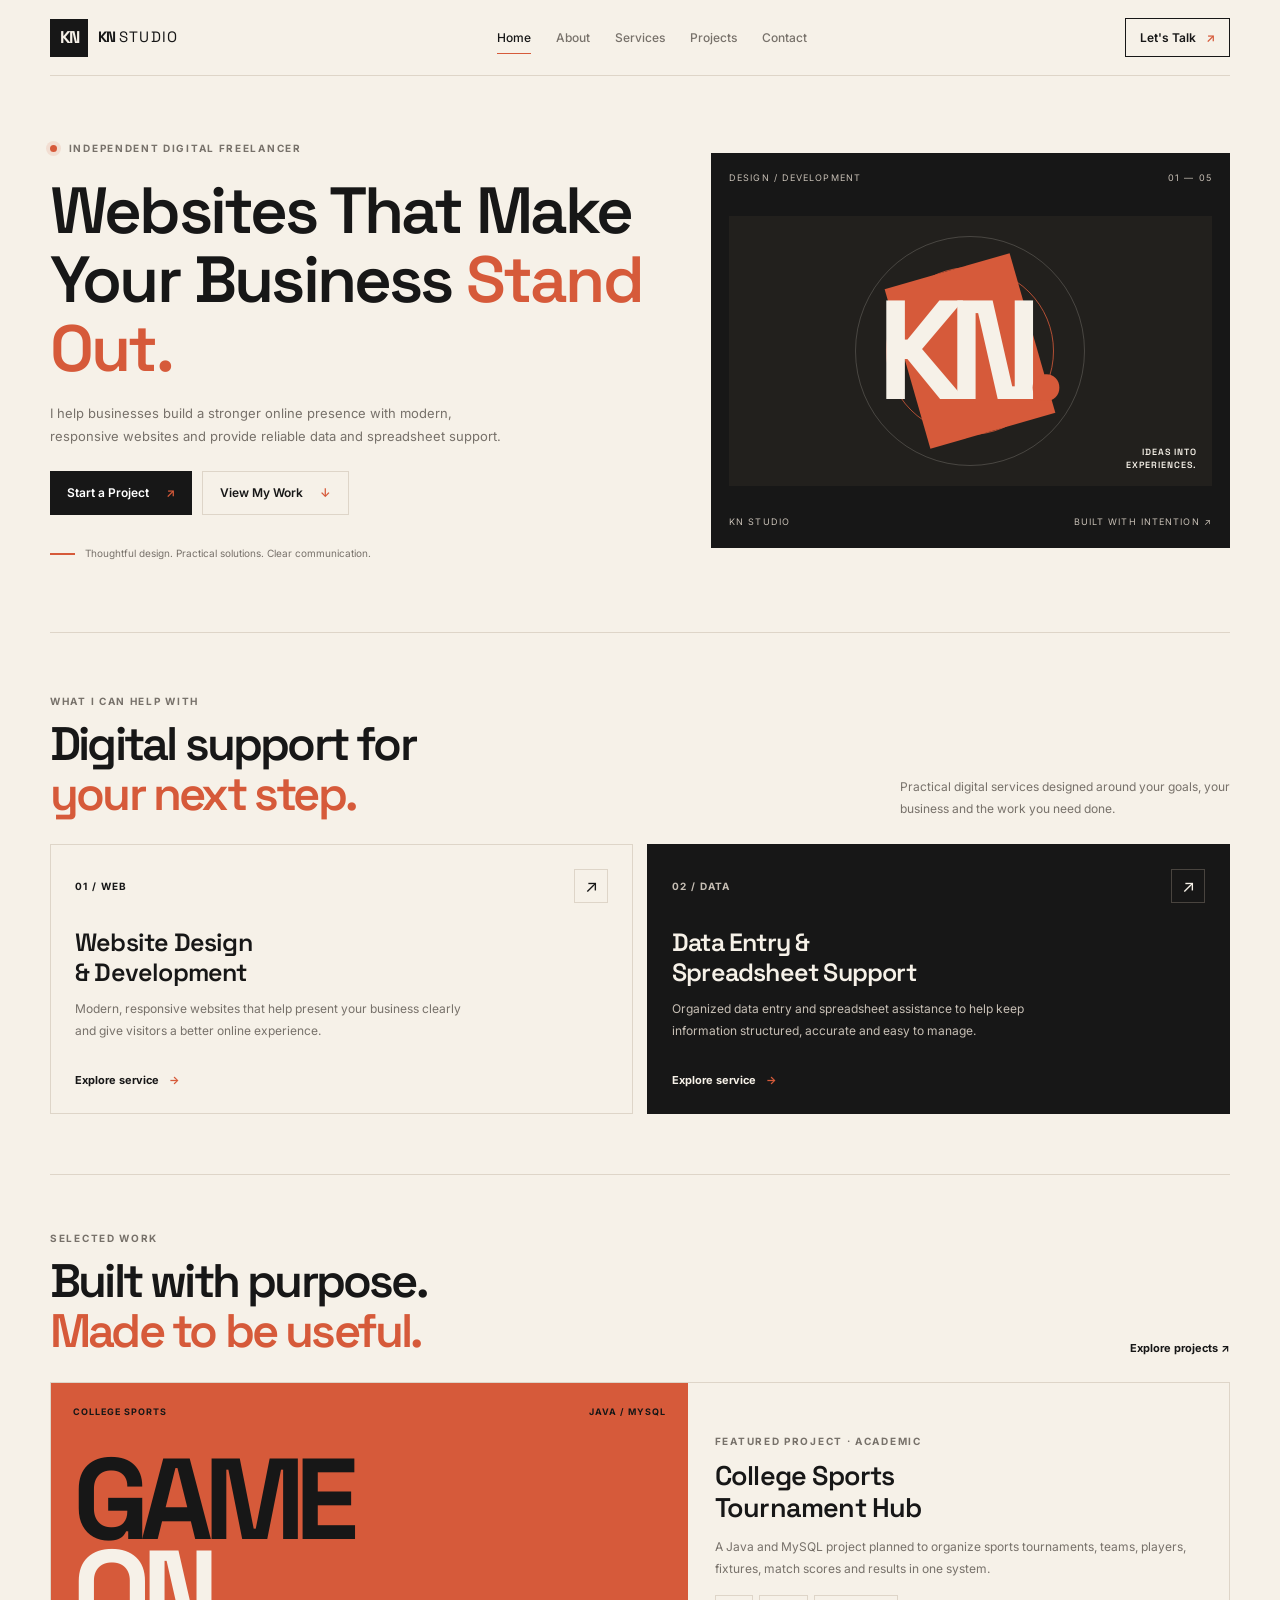
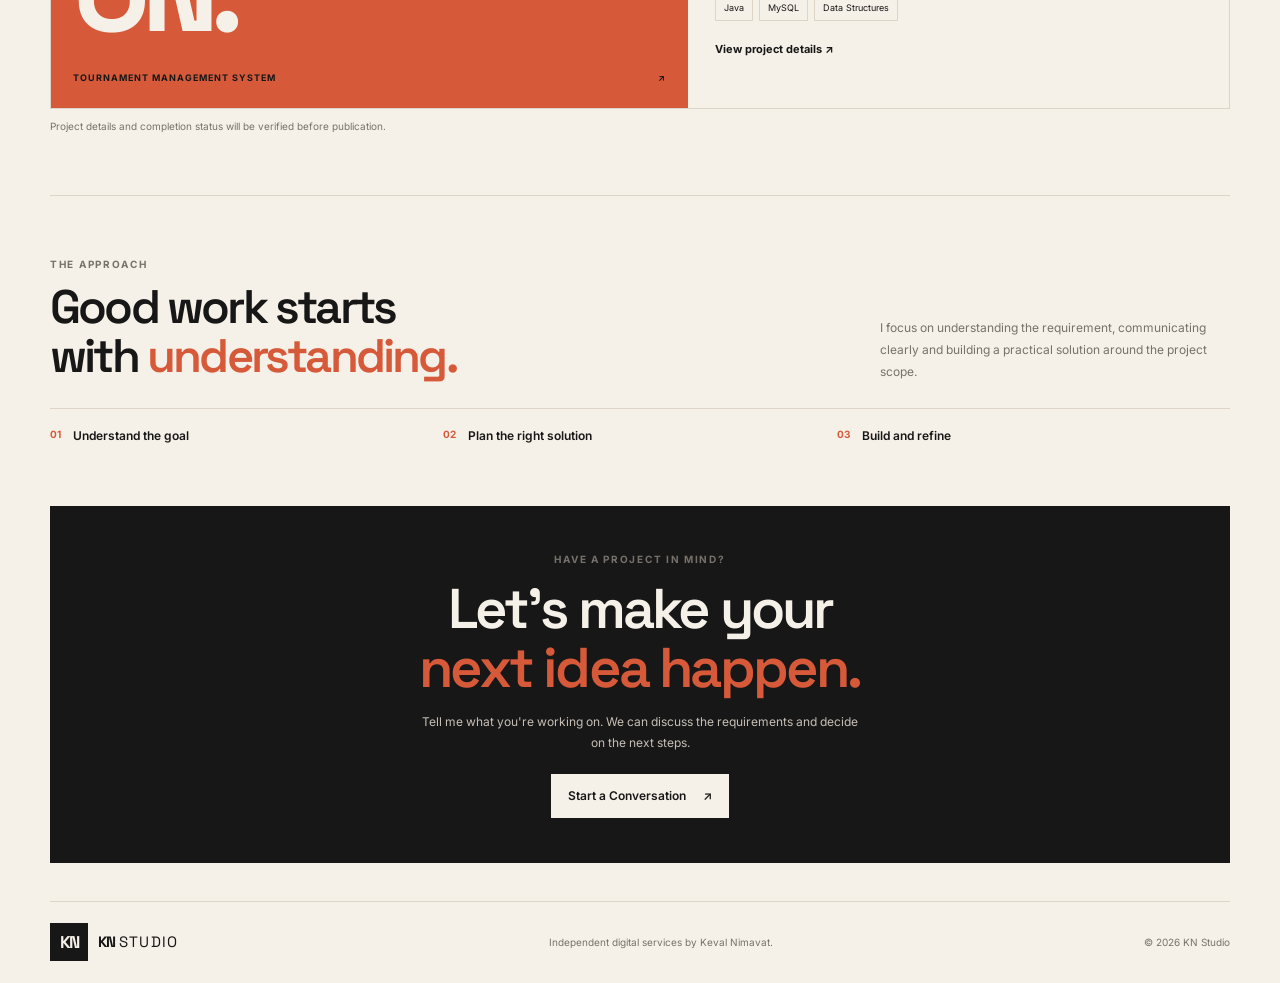
<file: index.html>
<!DOCTYPE html>
<html lang="en">
<head>
  <link rel="icon" type="image/svg+xml" href="assets/favicon.svg">
  <meta charset="UTF-8">
  <meta name="viewport" content="width=device-width, initial-scale=1.0">
  <meta name="theme-color" content="#F6F1E8">
  <meta name="description" content="KN Studio helps businesses build a stronger online presence with modern websites and reliable data support.">
  <title>KN Studio | Websites That Stand Out</title>

  <link rel="preconnect" href="https://fonts.googleapis.com">
  <link rel="preconnect" href="https://fonts.gstatic.com" crossorigin>
  <link href="https://fonts.googleapis.com/css2?family=Inter:wght@400;500;600;700&family=Space+Grotesk:wght@400;500;600;700&display=swap" rel="stylesheet">

  <link rel="stylesheet" href="css/style.css">
</head>
<body>
  <header class="site-header">
    <a class="brand" href="index.html" aria-label="KN Studio home">
      <span class="brand-mark">KN</span>
      <span class="brand-name">KN <span>STUDIO</span></span>
    </a>

    <nav class="navigation" aria-label="Main navigation">
      <a class="active" href="index.html">Home</a>
      <a href="pages/about.html">About</a>
      <a href="pages/services.html">Services</a>
      <a href="pages/projects.html">Projects</a>
      <a href="pages/contact.html">Contact</a>
    </nav>

    <a class="header-cta" href="pages/contact.html">Let's Talk <span>↗</span></a>
  </header>

  <main>
    <section class="hero section-wrap">
      <div class="hero-copy">
        <p class="eyebrow"><span class="status-dot"></span> INDEPENDENT DIGITAL FREELANCER</p>

        <h1>Websites That Make Your Business <span>Stand Out.</span></h1>

        <p class="hero-description">
          I help businesses build a stronger online presence with modern,
          responsive websites and provide reliable data and spreadsheet support.
        </p>

        <div class="hero-actions">
          <a class="button button-primary" href="pages/contact.html">Start a Project <span>↗</span></a>
          <a class="button button-secondary" href="pages/projects.html">View My Work <span>↓</span></a>
        </div>

        <div class="hero-note">
          <span class="note-line"></span>
          <p>Thoughtful design. Practical solutions. Clear communication.</p>
        </div>
      </div>

      <div class="hero-visual" aria-label="KN Studio visual identity">
        <div class="visual-topline">
          <span>DESIGN / DEVELOPMENT</span>
          <span>01 — 05</span>
        </div>

        <div class="visual-art">
          <div class="art-ring ring-one"></div>
          <div class="art-ring ring-two"></div>
          <div class="art-block"></div>
          <div class="art-monogram">KN<span>.</span></div>
          <div class="art-caption">IDEAS INTO<br>EXPERIENCES.</div>
        </div>

        <div class="visual-footer">
          <span>KN STUDIO</span>
          <span>BUILT WITH INTENTION ↗</span>
        </div>
      </div>
    </section>

    <section class="services-section section-wrap">
      <div class="section-heading">
        <div>
          <p class="eyebrow">WHAT I CAN HELP WITH</p>
          <h2>Digital support for<br><span>your next step.</span></h2>
        </div>
        <p class="section-intro">
          Practical digital services designed around your goals, your business
          and the work you need done.
        </p>
      </div>

      <div class="service-grid">
        <article class="service-card">
          <div class="card-top">
            <span class="service-number">01 / WEB</span>
            <span class="service-icon">↗</span>
          </div>
          <h3>Website Design<br>& Development</h3>
          <p>Modern, responsive websites that help present your business clearly
            and give visitors a better online experience.</p>
          <a href="pages/services.html">Explore service <span>→</span></a>
        </article>

        <article class="service-card service-card-dark">
          <div class="card-top">
            <span class="service-number">02 / DATA</span>
            <span class="service-icon">↗</span>
          </div>
          <h3>Data Entry &<br>Spreadsheet Support</h3>
          <p>Organized data entry and spreadsheet assistance to help keep
            information structured, accurate and easy to manage.</p>
          <a href="pages/services.html">Explore service <span>→</span></a>
        </article>
      </div>
    </section>

    <section class="work-section section-wrap">
      <div class="section-heading">
        <div>
          <p class="eyebrow">SELECTED WORK</p>
          <h2>Built with purpose.<br><span>Made to be useful.</span></h2>
        </div>
        <a class="text-link" href="pages/projects.html">Explore projects ↗</a>
      </div>

      <article class="project-card">
        <div class="project-art">
          <div class="project-art-header">
            <span>COLLEGE SPORTS</span>
            <span>JAVA / MYSQL</span>
          </div>
          <div class="project-art-title">GAME<br><span>ON.</span></div>
          <div class="project-art-footer">TOURNAMENT MANAGEMENT SYSTEM <span>↗</span></div>
        </div>

        <div class="project-details">
          <p class="eyebrow">FEATURED PROJECT · ACADEMIC</p>
          <h3>College Sports<br>Tournament Hub</h3>
          <p>A Java and MySQL project planned to organize sports tournaments,
            teams, players, fixtures, match scores and results in one system.</p>
          <div class="tag-list">
            <span>Java</span><span>MySQL</span><span>Data Structures</span>
          </div>
          <a class="text-link" href="pages/projects.html">View project details ↗</a>
        </div>
      </article>
      <p class="project-disclaimer">Project details and completion status will be verified before publication.</p>
    </section>

    <section class="approach-section section-wrap">
      <p class="eyebrow">THE APPROACH</p>
      <div class="approach-content">
        <h2>Good work starts<br>with <span>understanding.</span></h2>
        <p>I focus on understanding the requirement, communicating clearly
          and building a practical solution around the project scope.</p>
      </div>
      <div class="approach-points">
        <div><span>01</span><p>Understand the goal</p></div>
        <div><span>02</span><p>Plan the right solution</p></div>
        <div><span>03</span><p>Build and refine</p></div>
      </div>
    </section>

    <section class="contact-banner section-wrap">
      <p class="eyebrow">HAVE A PROJECT IN MIND?</p>
      <h2>Let's make your<br><span>next idea happen.</span></h2>
      <p>Tell me what you're working on. We can discuss the requirements
        and decide on the next steps.</p>
      <a class="button button-light" href="pages/contact.html">Start a Conversation <span>↗</span></a>
    </section>
  </main>

  <footer class="site-footer">
    <a class="brand" href="index.html">
      <span class="brand-mark">KN</span>
      <span class="brand-name">KN <span>STUDIO</span></span>
    </a>
    <p>Independent digital services by Keval Nimavat.</p>
    <span class="footer-copy">© <span id="year">2026</span> KN Studio</span>
  </footer>

  <script src="js/main.js"></script>
</body>
</html>
</file>
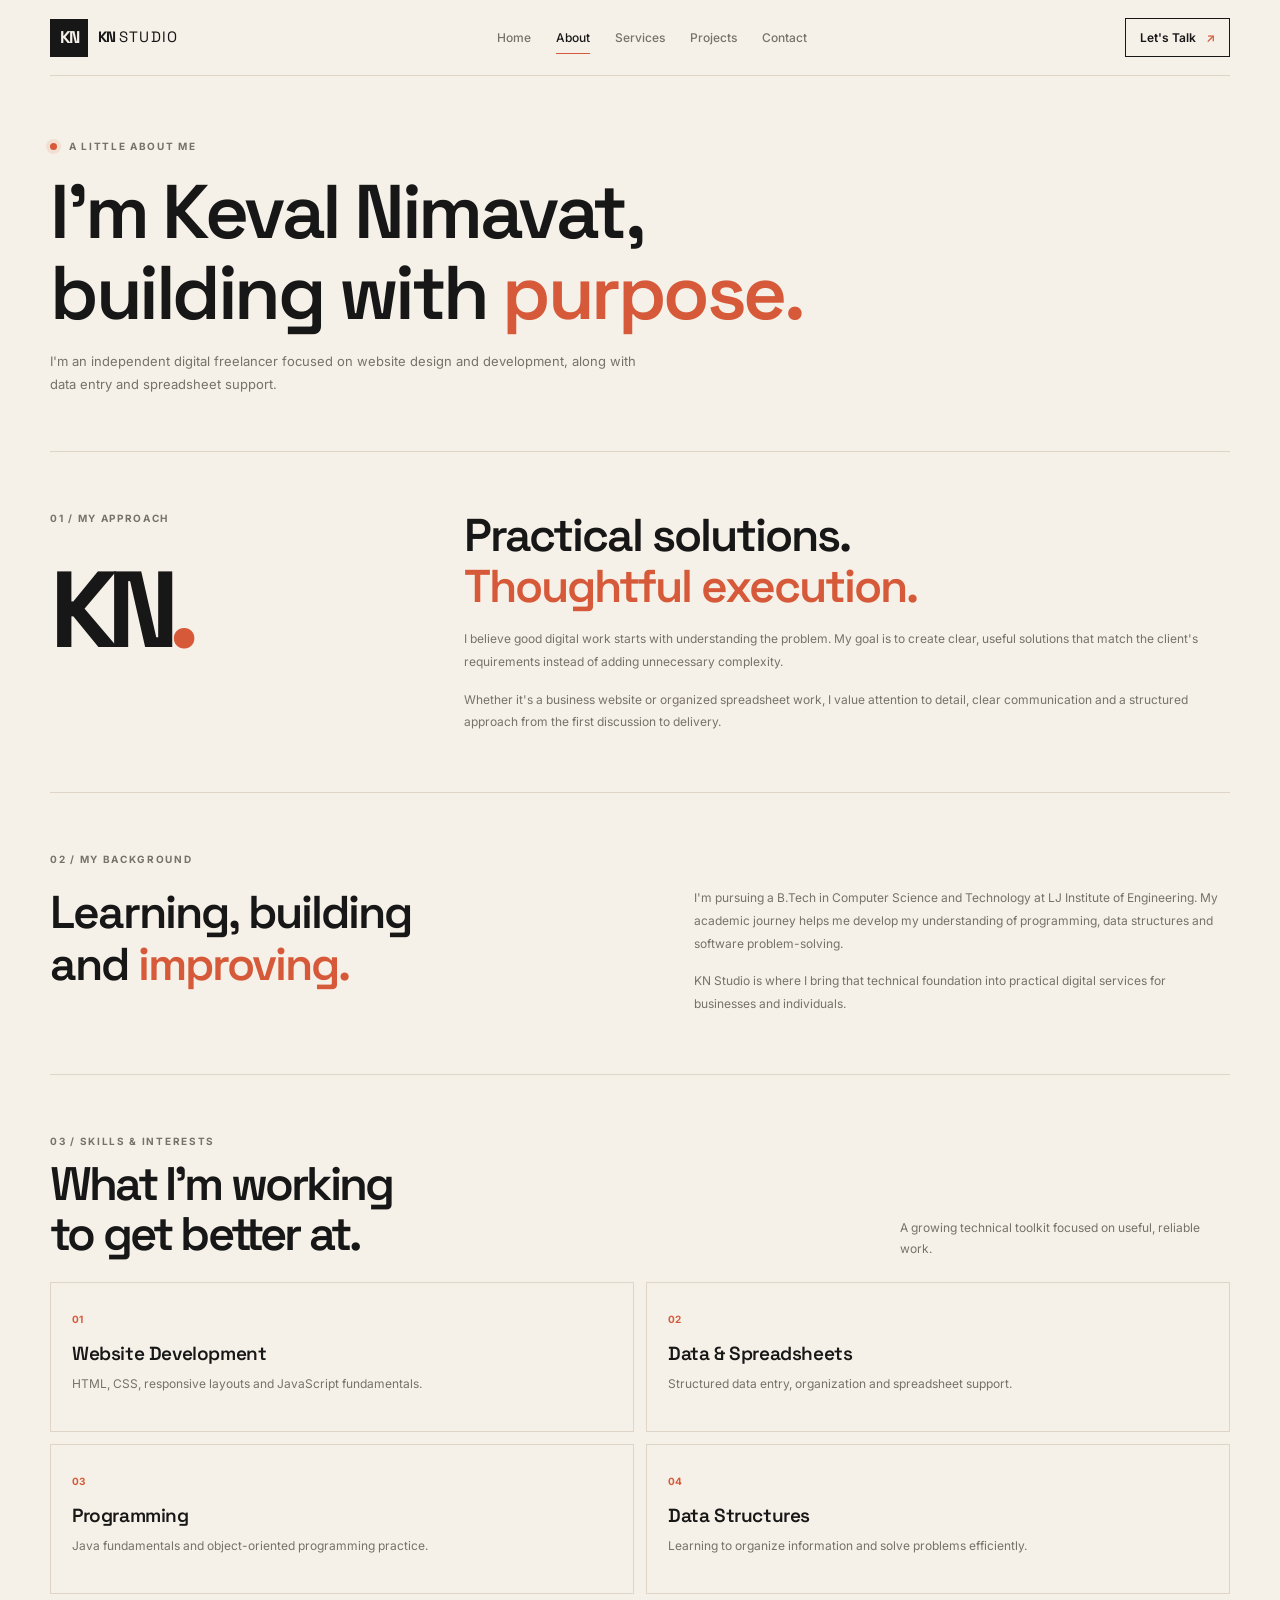
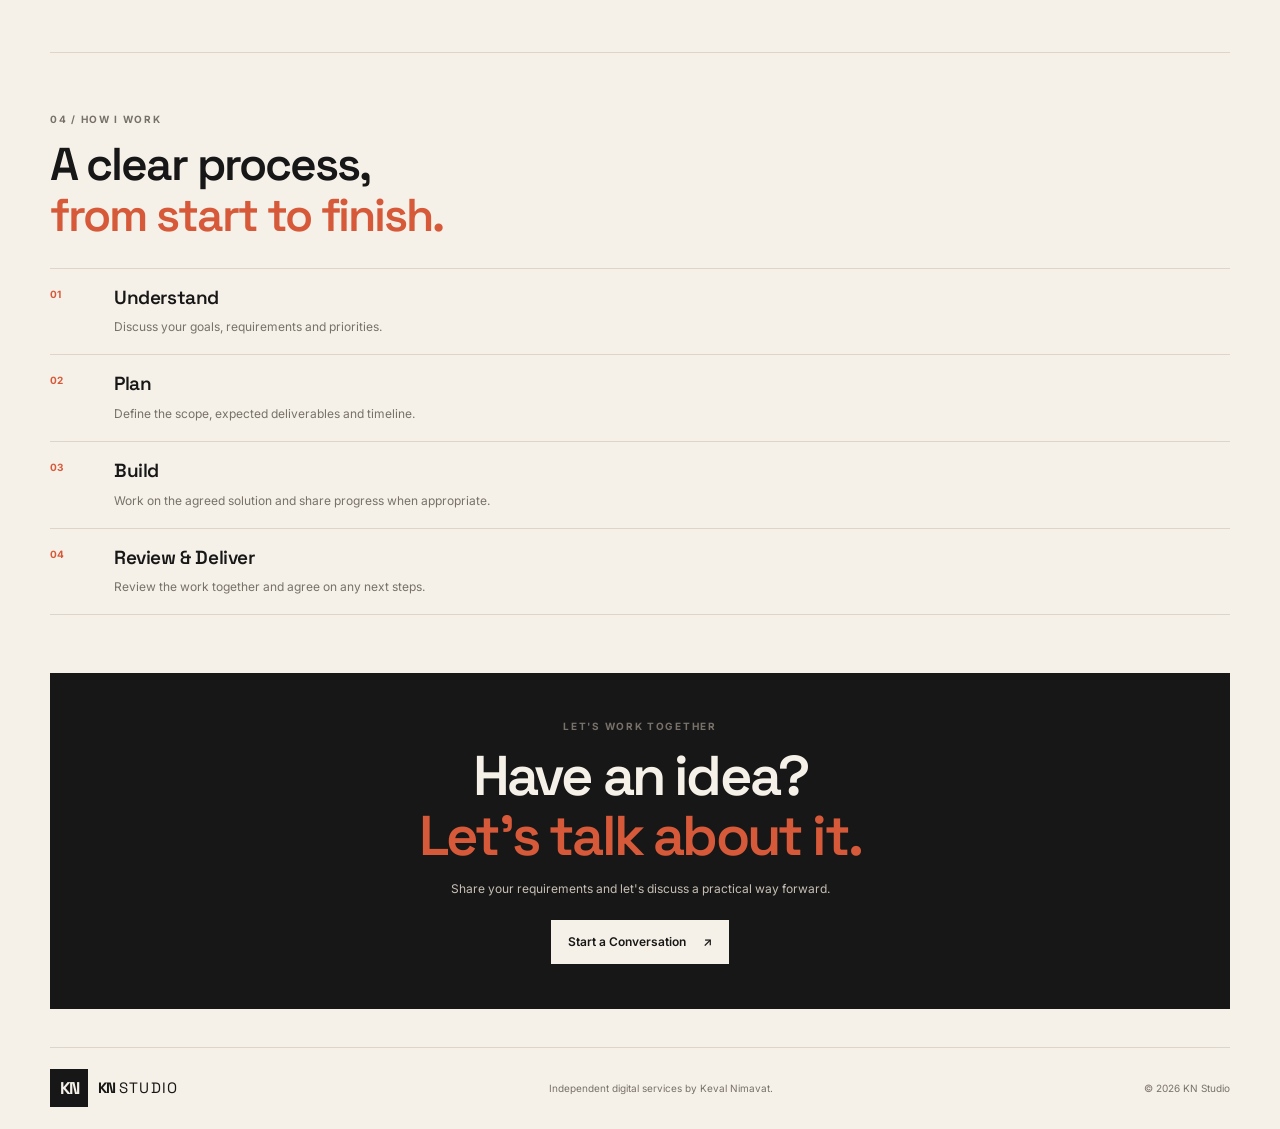
<file: pages/about.html>
<!DOCTYPE html>
<html lang="en">
<head>

  <link rel="icon" href="/assets/favicon.svg" type="image/svg+xml"> 
  <meta charset="UTF-8">
  <meta name="viewport" content="width=device-width, initial-scale=1.0">
  <meta name="description" content="Learn about Keval Nimavat and KN Studio's approach to website development and data support.">
  <title>About | KN Studio</title>

  <link rel="preconnect" href="https://fonts.googleapis.com">
  <link rel="preconnect" href="https://fonts.gstatic.com" crossorigin>
  <link href="https://fonts.googleapis.com/css2?family=Inter:wght@400;500;600;700&family=Space+Grotesk:wght@400;500;600;700&display=swap" rel="stylesheet">

  <link rel="stylesheet" href="../css/style.css">
  <link rel="stylesheet" href="../css/about.css">
</head>
<body>
  <header class="site-header">
    <a class="brand" href="../index.html" aria-label="KN Studio home">
      <span class="brand-mark">KN</span>
      <span class="brand-name">KN <span>STUDIO</span></span>
    </a>

    <nav class="navigation" aria-label="Main navigation">
      <a href="../index.html">Home</a>
      <a class="active" href="about.html">About</a>
      <a href="services.html">Services</a>
      <a href="projects.html">Projects</a>
      <a href="contact.html">Contact</a>
    </nav>

    <a class="header-cta" href="contact.html">Let's Talk <span>↗</span></a>
  </header>

  <main>
    <section class="about-hero section-wrap">
      <p class="eyebrow"><span class="status-dot"></span> A LITTLE ABOUT ME</p>
      <h1>I'm Keval Nimavat,<br>building with <span>purpose.</span></h1>
      <p class="about-lead">
        I'm an independent digital freelancer focused on website design and
        development, along with data entry and spreadsheet support.
      </p>
    </section>

    <section class="about-intro section-wrap">
      <div class="about-label">
        <p class="eyebrow">01 / MY APPROACH</p>
        <div class="about-symbol">KN<span>.</span></div>
      </div>

      <div class="about-copy">
        <h2>Practical solutions.<br><span>Thoughtful execution.</span></h2>
        <p>
          I believe good digital work starts with understanding the problem.
          My goal is to create clear, useful solutions that match the client's
          requirements instead of adding unnecessary complexity.
        </p>
        <p>
          Whether it's a business website or organized spreadsheet work,
          I value attention to detail, clear communication and a structured
          approach from the first discussion to delivery.
        </p>
      </div>
    </section>

    <section class="about-background section-wrap">
      <p class="eyebrow">02 / MY BACKGROUND</p>
      <div class="background-grid">
        <h2>Learning, building<br>and <span>improving.</span></h2>
        <div>
          <p>
            I'm pursuing a B.Tech in Computer Science and Technology at
            LJ Institute of Engineering. My academic journey helps me develop
            my understanding of programming, data structures and software
            problem-solving.
          </p>
          <p>
            KN Studio is where I bring that technical foundation into practical
            digital services for businesses and individuals.
          </p>
        </div>
      </div>
    </section>

    <section class="skills-section section-wrap">
      <div class="section-heading">
        <div>
          <p class="eyebrow">03 / SKILLS & INTERESTS</p>
          <h2>What I'm working<br>to get better at.</h2>
        </div>
        <p class="section-intro">
          A growing technical toolkit focused on useful, reliable work.
        </p>
      </div>

      <div class="skills-grid">
        <article class="skill-card">
          <span>01</span>
          <h3>Website Development</h3>
          <p>HTML, CSS, responsive layouts and JavaScript fundamentals.</p>
        </article>
        <article class="skill-card">
          <span>02</span>
          <h3>Data & Spreadsheets</h3>
          <p>Structured data entry, organization and spreadsheet support.</p>
        </article>
        <article class="skill-card">
          <span>03</span>
          <h3>Programming</h3>
          <p>Java fundamentals and object-oriented programming practice.</p>
        </article>
        <article class="skill-card">
          <span>04</span>
          <h3>Data Structures</h3>
          <p>Learning to organize information and solve problems efficiently.</p>
        </article>
      </div>
    </section>

    <section class="process-section section-wrap">
      <p class="eyebrow">04 / HOW I WORK</p>
      <h2>A clear process,<br><span>from start to finish.</span></h2>

      <div class="process-list">
        <article>
          <span>01</span>
          <div>
            <h3>Understand</h3>
            <p>Discuss your goals, requirements and priorities.</p>
          </div>
        </article>
        <article>
          <span>02</span>
          <div>
            <h3>Plan</h3>
            <p>Define the scope, expected deliverables and timeline.</p>
          </div>
        </article>
        <article>
          <span>03</span>
          <div>
            <h3>Build</h3>
            <p>Work on the agreed solution and share progress when appropriate.</p>
          </div>
        </article>
        <article>
          <span>04</span>
          <div>
            <h3>Review & Deliver</h3>
            <p>Review the work together and agree on any next steps.</p>
          </div>
        </article>
      </div>
    </section>

    <section class="contact-banner section-wrap">
      <p class="eyebrow">LET'S WORK TOGETHER</p>
      <h2>Have an idea?<br><span>Let's talk about it.</span></h2>
      <p>Share your requirements and let's discuss a practical way forward.</p>
      <a class="button button-light" href="contact.html">Start a Conversation <span>↗</span></a>
    </section>
  </main>

  <footer class="site-footer">
    <a class="brand" href="../index.html">
      <span class="brand-mark">KN</span>
      <span class="brand-name">KN <span>STUDIO</span></span>
    </a>
    <p>Independent digital services by Keval Nimavat.</p>
    <span class="footer-copy">© <span id="year">2026</span> KN Studio</span>
  </footer>

  <script src="../js/main.js"></script>
</body>
</html>
</file>
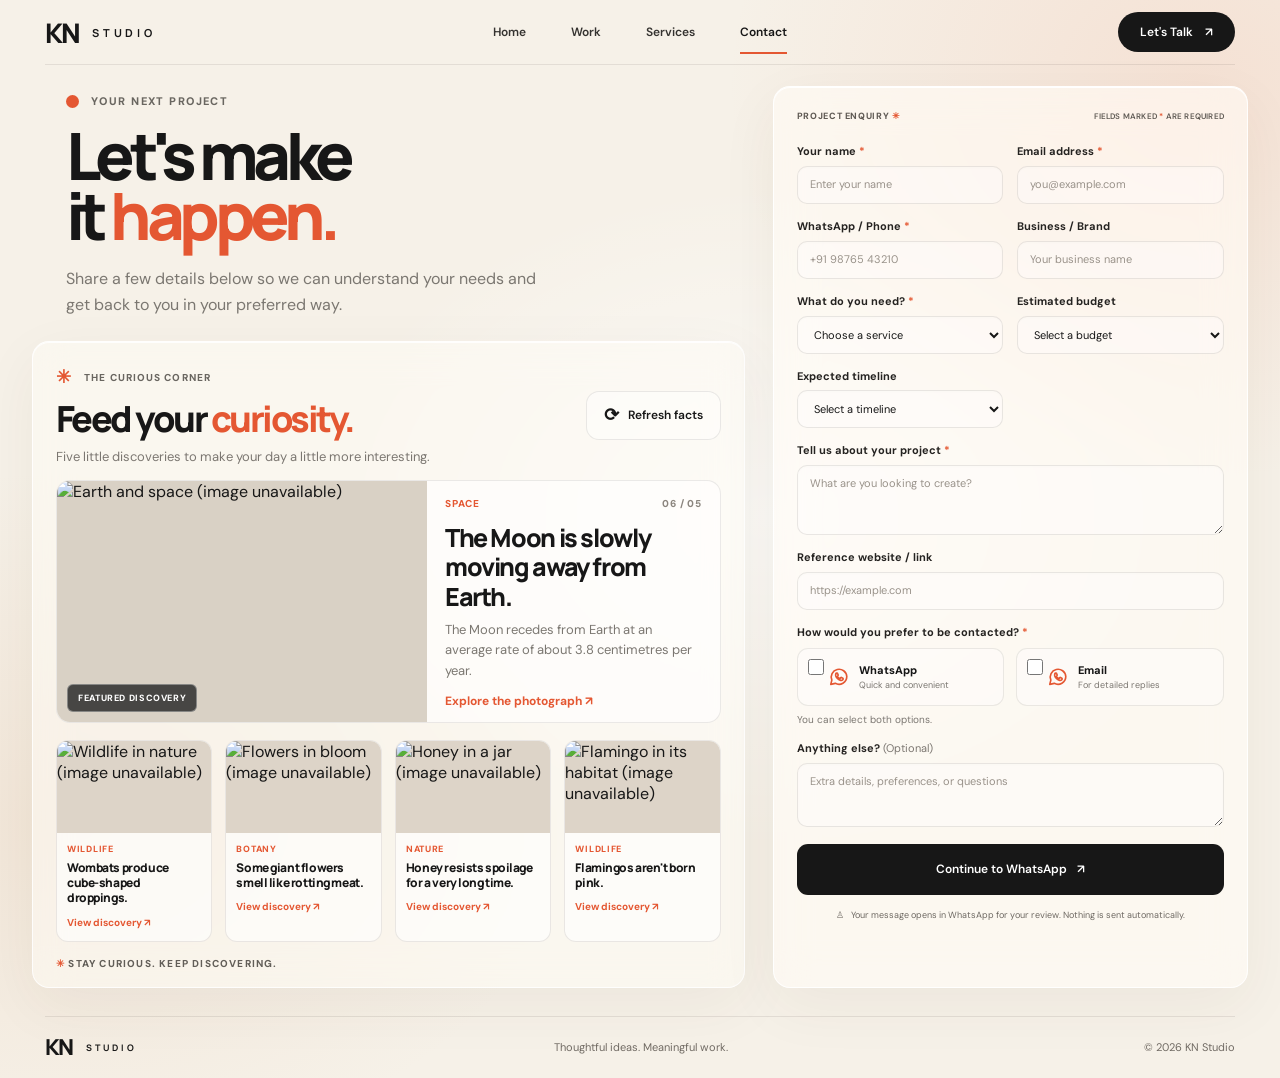
<file: pages/contact.html>
<!DOCTYPE html>
<html lang="en">
<head>
  <link rel="icon" type="image/svg+xml" href="assets/favicon.svg">
  <meta charset="UTF-8">
  <meta name="viewport" content="width=device-width, initial-scale=1.0">
  <meta name="theme-color" content="#f6f1e8">
  <title>Contact | KN Studio</title>
  <meta name="description" content="Tell KN Studio about your next project. Thoughtful ideas, meaningful digital work.">
  <link rel="preconnect" href="https://fonts.googleapis.com">
  <link rel="preconnect" href="https://fonts.gstatic.com" crossorigin>
  <link href="https://fonts.googleapis.com/css2?family=DM+Sans:wght@400;500;600;700&family=Manrope:wght@400;500;600;700;800&display=swap" rel="stylesheet">
  <link rel="stylesheet" href="../css/contact.css">
  <script src="../js/main.js" defer></script>
  <script src="../js/contact.js" defer></script>
</head>
<body class="contact-page">
  <header class="site-header">
    <a class="brand" href="../index.html" aria-label="KN Studio home">
      <span class="brand-mark">KN</span><span class="brand-name">STUDIO</span>
    </a>
    <nav class="navigation" aria-label="Main navigation">
      <a href="../index.html">Home</a>
      <a href="../work.html">Work</a>
      <a href="../services.html">Services</a>
      <a class="active" href="contact.html" aria-current="page">Contact</a>
    </nav>
    <a class="talk-button" href="#contact-form">Let's Talk <span aria-hidden="true">↗</span></a>
  </header>

  <main class="page-layout">
    <section class="left-column" aria-label="Contact introduction and discoveries">
      <div class="intro">
        <p class="eyebrow"><span class="eyebrow-dot"></span>Your next project</p>
        <h1>Let's make<br>it <span>happen.</span></h1>
        <p class="intro-copy">Share a few details below so we can understand your needs and get back to you in your preferred way.</p>
      </div>

      <section class="facts-section" id="random-facts" aria-labelledby="facts-heading">
        <div class="facts-heading">
          <div>
            <p class="facts-eyebrow"><span aria-hidden="true">✳</span> The curious corner</p>
            <h2 id="facts-heading">Feed your <span>curiosity.</span></h2>
            <p class="facts-intro">Five little discoveries to make your day a little more interesting.</p>
          </div>
          <button class="facts-refresh" id="refresh-facts" type="button"><span aria-hidden="true">⟳</span> Refresh facts</button>
        </div>

        <article class="featured-fact" aria-live="polite">
          <div class="featured-image-wrap">
            <img id="featured-image" src="" alt="">
            <span class="featured-image-label">Featured discovery</span>
          </div>
          <div class="featured-content">
            <div class="fact-meta"><span id="featured-category">DISCOVER</span><span id="featured-number">01 / 05</span></div>
            <h3 id="featured-title">Discover something extraordinary.</h3>
            <p id="featured-description">A little discovery is on its way.</p>
            <a class="featured-source" id="featured-source" href="https://unsplash.com" target="_blank" rel="noopener noreferrer">Explore the photograph ↗</a>
          </div>
        </article>

        <div class="fact-list" id="fact-list" aria-label="More discoveries"></div>
        <p class="facts-footer"><span aria-hidden="true">✳</span> Stay curious. Keep discovering.</p>
      </section>
    </section>

    <aside class="form-card" aria-label="Project enquiry form">
      <form id="contact-form" novalidate>
        <div class="form-heading"><span>Project enquiry <b>✳</b></span><span>Fields marked <b>*</b> are required</span></div>

        <div class="form-grid">
          <div class="form-field">
            <label for="name">Your name <b>*</b></label>
            <input id="name" name="name" type="text" placeholder="Enter your name" autocomplete="name" required>
          </div>
          <div class="form-field">
            <label for="email">Email address <b>*</b></label>
            <input id="email" name="email" type="email" placeholder="you@example.com" autocomplete="email" required>
          </div>
          <div class="form-field">
            <label for="phone">WhatsApp / Phone <b>*</b></label>
            <input id="phone" name="phone" type="tel" placeholder="+91 98765 43210" autocomplete="tel" required>
          </div>
          <div class="form-field">
            <label for="business">Business / Brand</label>
            <input id="business" name="business" type="text" placeholder="Your business name" autocomplete="organization">
          </div>

          <div class="form-field">
            <label for="service">What do you need? <b>*</b></label>
            <select id="service" name="service" required>
              <option value="">Choose a service</option>
              <option>Website design</option>
              <option>Website development</option>
              <option>Brand identity</option>
              <option>Social media</option>
              <option>SEO and digital presence</option>
              <option>Content creation</option>
              <option value="Other">Other</option>
            </select>
          </div>
          <div class="form-field">
            <label for="budget">Estimated budget</label>
            <select id="budget" name="budget">
              <option value="">Select a budget</option>
              <option>Under ₹5,000</option>
              <option>₹5,000 – ₹15,000</option>
              <option>₹15,000 – ₹30,000</option>
              <option>₹30,000 – ₹60,000</option>
              <option>₹60,000+</option>
              <option value="Other">Other</option>
            </select>
          </div>
          <div class="form-field">
            <label for="deadline">Expected timeline</label>
            <select id="deadline" name="deadline">
              <option value="">Select a timeline</option>
              <option>Within 1 week</option>
              <option>Within 2–3 weeks</option>
              <option>Within a month</option>
              <option>Flexible</option>
              <option value="Other">Other</option>
            </select>
          </div>

          <div class="form-field full-width">
            <label for="message">Tell us about your project <b>*</b></label>
            <textarea id="message" name="message" placeholder="What are you looking to create?" rows="3" required></textarea>
          </div>
          <div class="form-field full-width">
            <label for="reference">Reference website / link</label>
            <input id="reference" name="reference" type="url" placeholder="https://example.com">
          </div>

          <fieldset class="contact-preference full-width">
            <legend>How would you prefer to be contacted? <b>*</b></legend>
            <div class="preference-options">
              <label class="preference-option">
                <input type="checkbox" name="preferred_contact" value="WhatsApp">
                <span class="preference-check" aria-hidden="true">✓</span>
                <span class="preference-icon" aria-hidden="true">
                <svg viewBox="0 0 24 24" width="22" height="22"
                fill="none" stroke="currentColor" stroke-width="1.8"
                stroke-linecap="round" stroke-linejoin="round">
                <path d="M20.5 11.5a8.5 8.5 0 0 1-12.6 7.4L3 20l1.2-4.6A8.5 8.5 0 1 1 20.5 11.5Z"/>
                <path d="M8.5 8.2c.3-.6.6-.6.9-.6h.5c.2 0 .4.1.5.4l.7 1.7c.1.2 0 .4-.1.6l-.6.7c-.2.2-.1.4 0 .6.5.9 1.3 1.6 2.2 2 .2.1.4.1.6-.1l.8-.9c.2-.2.4-.2.6-.1l1.6.8c.2.1.3.3.3.5 0 .5-.2 1.1-.6 1.4-.5.5-1.2.7-2 .5-1.1-.3-2.3-.9-3.4-1.9-1-.9-1.8-2.1-2.1-3.2-.2-.9 0-1.7.5-2.4Z"/>
  </svg>
</span>
                <span><strong>WhatsApp</strong><small>Quick and convenient</small></span>
              </label>
              <label class="preference-option">
                <input type="checkbox" name="preferred_contact" value="Email">
                <span class="preference-check" aria-hidden="true">✓</span>
                <span class="preference-icon" aria-hidden="true">
                <svg viewBox="0 0 24 24" width="22" height="22"
                fill="none" stroke="currentColor" stroke-width="1.8"
                stroke-linecap="round" stroke-linejoin="round">
                <path d="M20.5 11.5a8.5 8.5 0 0 1-12.6 7.4L3 20l1.2-4.6A8.5 8.5 0 1 1 20.5 11.5Z"/>
                <path d="M8.5 8.2c.3-.6.6-.6.9-.6h.5c.2 0 .4.1.5.4l.7 1.7c.1.2 0 .4-.1.6l-.6.7c-.2.2-.1.4 0 .6.5.9 1.3 1.6 2.2 2 .2.1.4.1.6-.1l.8-.9c.2-.2.4-.2.6-.1l1.6.8c.2.1.3.3.3.5 0 .5-.2 1.1-.6 1.4-.5.5-1.2.7-2 .5-1.1-.3-2.3-.9-3.4-1.9-1-.9-1.8-2.1-2.1-3.2-.2-.9 0-1.7.5-2.4Z"/>
                </svg>
                </span>
                <span><strong>Email</strong><small>For detailed replies</small></span>
              </label>
            </div>
            <p class="field-help">You can select both options.</p>
          </fieldset>

          <div class="form-field full-width">
            <label for="notes">Anything else? <span class="optional">(Optional)</span></label>
            <textarea id="notes" name="notes" rows="2" placeholder="Extra details, preferences, or questions"></textarea>
          </div>
        </div>

        <div class="form-status" id="form-status" role="status" aria-live="polite"></div>
        <button class="submit-button" id="submit-button" type="submit">Continue to WhatsApp <span aria-hidden="true">↗</span></button>
        <p class="privacy-note"><span aria-hidden="true">♙</span> Your message opens in WhatsApp for your review. Nothing is sent automatically.</p>
      </form>
    </aside>
  </main>

  <footer class="site-footer">
    <a class="brand footer-brand" href="../index.html"><span class="brand-mark">KN</span><span class="brand-name">STUDIO</span></a>
    <p>Thoughtful ideas. Meaningful work.</p>
    <span>© <span id="year"></span> KN Studio</span>
  </footer>
</body>
</html>
</file>
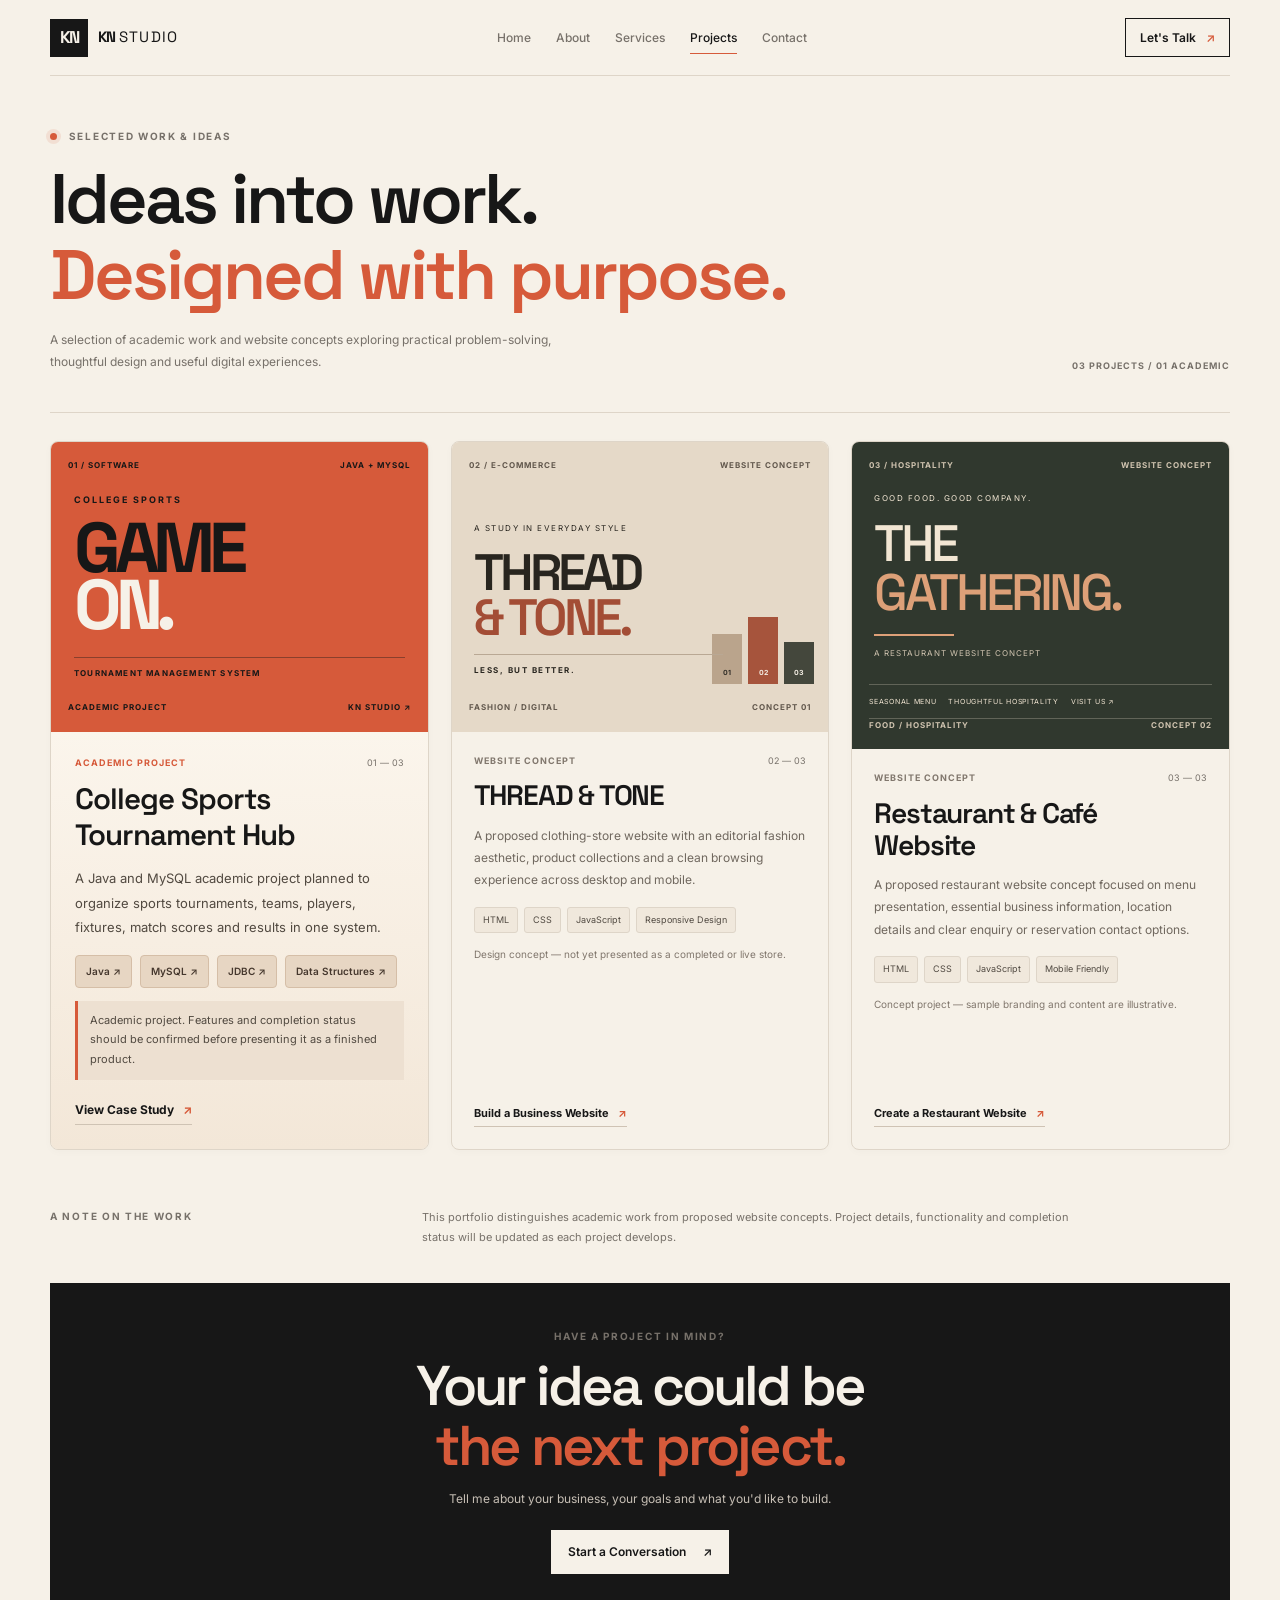
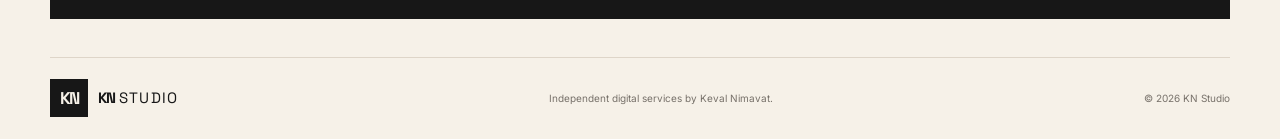
<file: pages/projects.html>
<!DOCTYPE html>
<html lang="en">
<head>
    
  <link rel="icon" href="/assets/favicon.svg" type="image/svg+xml"> 
  <meta charset="UTF-8">
  <meta name="viewport" content="width=device-width, initial-scale=1.0">
  <meta name="theme-color" content="#F6F1E8">
  <meta name="description" content="Explore software and website projects by KN Studio, including a college sports tournament system, a clothing store concept and a restaurant website concept.">
  <title>Projects | KN Studio</title>

  <link rel="preconnect" href="https://fonts.googleapis.com">
  <link rel="preconnect" href="https://fonts.gstatic.com" crossorigin>
  <link href="https://fonts.googleapis.com/css2?family=Inter:wght@400;500;600;700&family=Space+Grotesk:wght@400;500;600;700&display=swap" rel="stylesheet">

  <link rel="stylesheet" href="../css/style.css">
  <link rel="stylesheet" href="../css/projects.css">
</head>
<body>
  <header class="site-header">
    <a class="brand" href="../index.html" aria-label="KN Studio home">
      <span class="brand-mark">KN</span>
      <span class="brand-name">KN <span>STUDIO</span></span>
    </a>

    <nav class="navigation" aria-label="Main navigation">
      <a href="../index.html">Home</a>
      <a href="about.html">About</a>
      <a href="services.html">Services</a>
      <a class="active" href="projects.html">Projects</a>
      <a href="contact.html">Contact</a>
    </nav>

    <a class="header-cta" href="contact.html">Let's Talk <span>↗</span></a>
  </header>

  <main>
    <section class="projects-hero section-wrap">
      <p class="eyebrow"><span class="status-dot"></span> SELECTED WORK & IDEAS</p>

      <h1>Ideas into work.<br><span>Designed with purpose.</span></h1>

      <div class="projects-hero-bottom">
        <p>
          A selection of academic work and website concepts exploring
          practical problem-solving, thoughtful design and useful digital experiences.
        </p>
        <span class="project-count">03 PROJECTS / 01 ACADEMIC</span>
      </div>
    </section>

    <section class="projects-list section-wrap">

      <!-- PROJECT 01 -->
      <article class="portfolio-project reveal">
        <div class="portfolio-art sports-art">
          <div class="portfolio-art-top">
            <span>01 / SOFTWARE</span>
            <span>JAVA + MYSQL</span>
          </div>

          <div class="sports-art-center">
            <p class="sports-kicker">COLLEGE SPORTS</p>
            <h2>GAME<br><span>ON.</span></h2>
            <div class="sports-lines"></div>
            <p class="sports-subtitle">TOURNAMENT MANAGEMENT SYSTEM</p>
          </div>

          <div class="portfolio-art-bottom">
            <span>ACADEMIC PROJECT</span>
            <span>KN STUDIO ↗</span>
          </div>
        </div>

        <div class="portfolio-project-info">
          <div class="project-meta">
            <span class="project-type">ACADEMIC PROJECT</span>
            <span class="project-index">01 — 03</span>
          </div>

          <h2>College Sports<br>Tournament Hub</h2>

          <p>
            A Java and MySQL academic project planned to organize sports
            tournaments, teams, players, fixtures, match scores and results
            in one system.
          </p>

        <div class="project-tags project-tech-links">
        <a href="https://www.google.com/search?q=Java+programming+language"
        target="_blank" rel="noopener noreferrer">Java ↗</a>

        <a href="https://www.google.com/search?q=MySQL+database"
        target="_blank" rel="noopener noreferrer">MySQL ↗</a>

        <a href="https://www.google.com/search?q=Java+JDBC+tutorial"
        target="_blank" rel="noopener noreferrer">JDBC ↗</a>

        <a href="https://www.google.com/search?q=Java+Data+Structures+tutorial"
        target="_blank" rel="noopener noreferrer">Data Structures ↗</a>
        </div>

          <p class="project-status-note">
            Academic project. Features and completion status should be confirmed
            before presenting it as a finished product.
          </p>
          <a class="project-action" href="sports-tournament-hub.html">
            View Case Study <span>↗</span></a>
        </div>
      </article>

      <!-- PROJECT 02 -->
      <article class="portfolio-project portfolio-project-reverse reveal">
        <div class="portfolio-art clothing-art">
          <div class="portfolio-art-top">
            <span>02 / E-COMMERCE</span>
            <span>WEBSITE CONCEPT</span>
          </div>

          <div class="clothing-brand">
            <span class="clothing-overline">A STUDY IN EVERYDAY STYLE</span>
            <h2>THREAD<br><span>& TONE.</span></h2>
            <div class="clothing-divider"></div>
            <p>LESS, BUT BETTER.</p>
          </div>

          <div class="clothing-products">
            <div class="clothing-product product-one">
              <span>01</span>
            </div>
            <div class="clothing-product product-two">
              <span>02</span>
            </div>
            <div class="clothing-product product-three">
              <span>03</span>
            </div>
          </div>

          <div class="portfolio-art-bottom">
            <span>FASHION / DIGITAL</span>
            <span>CONCEPT 01</span>
          </div>
        </div>

        <div class="portfolio-project-info">
          <div class="project-meta">
            <span class="project-type concept-type">WEBSITE CONCEPT</span>
            <span class="project-index">02 — 03</span>
          </div>

          <h2>THREAD & TONE</h2>

          <p>
            A proposed clothing-store website with an editorial fashion
            aesthetic, product collections and a clean browsing experience
            across desktop and mobile.
          </p>

          <div class="project-tags">
            <span>HTML</span>
            <span>CSS</span>
            <span>JavaScript</span>
            <span>Responsive Design</span>
          </div>

          <p class="project-status-note">
            Design concept — not yet presented as a completed or live store.
          </p>

          <a class="project-action" href="contact.html">
            Build a Business Website <span>↗</span>
          </a>
        </div>
      </article>

      <!-- PROJECT 03 -->
      <article class="portfolio-project reveal">
        <div class="portfolio-art restaurant-art">
          <div class="portfolio-art-top">
            <span>03 / HOSPITALITY</span>
            <span>WEBSITE CONCEPT</span>
          </div>

          <div class="restaurant-brand">
            <p>GOOD FOOD. GOOD COMPANY.</p>
            <h2>THE<br><span>GATHERING.</span></h2>
            <div class="restaurant-rule"></div>
            <span class="restaurant-label">A RESTAURANT WEBSITE CONCEPT</span>
          </div>

          <div class="restaurant-menu">
            <span>SEASONAL MENU</span>
            <span>THOUGHTFUL HOSPITALITY</span>
            <span>VISIT US ↗</span>
          </div>

          <div class="portfolio-art-bottom">
            <span>FOOD / HOSPITALITY</span>
            <span>CONCEPT 02</span>
          </div>
        </div>

        <div class="portfolio-project-info">
          <div class="project-meta">
            <span class="project-type concept-type">WEBSITE CONCEPT</span>
            <span class="project-index">03 — 03</span>
          </div>

          <h2>Restaurant & Café<br>Website</h2>

          <p>
            A proposed restaurant website concept focused on menu presentation,
            essential business information, location details and clear enquiry
            or reservation contact options.
          </p>

          <div class="project-tags">
            <span>HTML</span>
            <span>CSS</span>
            <span>JavaScript</span>
            <span>Mobile Friendly</span>
          </div>

          <p class="project-status-note">
            Concept project — sample branding and content are illustrative.
          </p>

          <a class="project-action" href="contact.html">
            Create a Restaurant Website <span>↗</span>
          </a>
        </div>
      </article>
    </section>

    <section class="projects-note section-wrap">
      <p class="eyebrow">A NOTE ON THE WORK</p>
      <p>
        This portfolio distinguishes academic work from proposed website
        concepts. Project details, functionality and completion status will
        be updated as each project develops.
      </p>
    </section>

    <section class="contact-banner section-wrap">
      <p class="eyebrow">HAVE A PROJECT IN MIND?</p>
      <h2>Your idea could be<br><span>the next project.</span></h2>
      <p>
        Tell me about your business, your goals and what you'd like to build.
      </p>
      <a class="button button-light" href="contact.html">
        Start a Conversation <span>↗</span>
      </a>
    </section>
  </main>

  <footer class="site-footer">
    <a class="brand" href="../index.html">
      <span class="brand-mark">KN</span>
      <span class="brand-name">KN <span>STUDIO</span></span>
    </a>
    <p>Independent digital services by Keval Nimavat.</p>
    <span class="footer-copy">© <span id="year">2026</span> KN Studio</span>
  </footer>

  <script src="../js/main.js"></script>
</body>
</html>
</file>
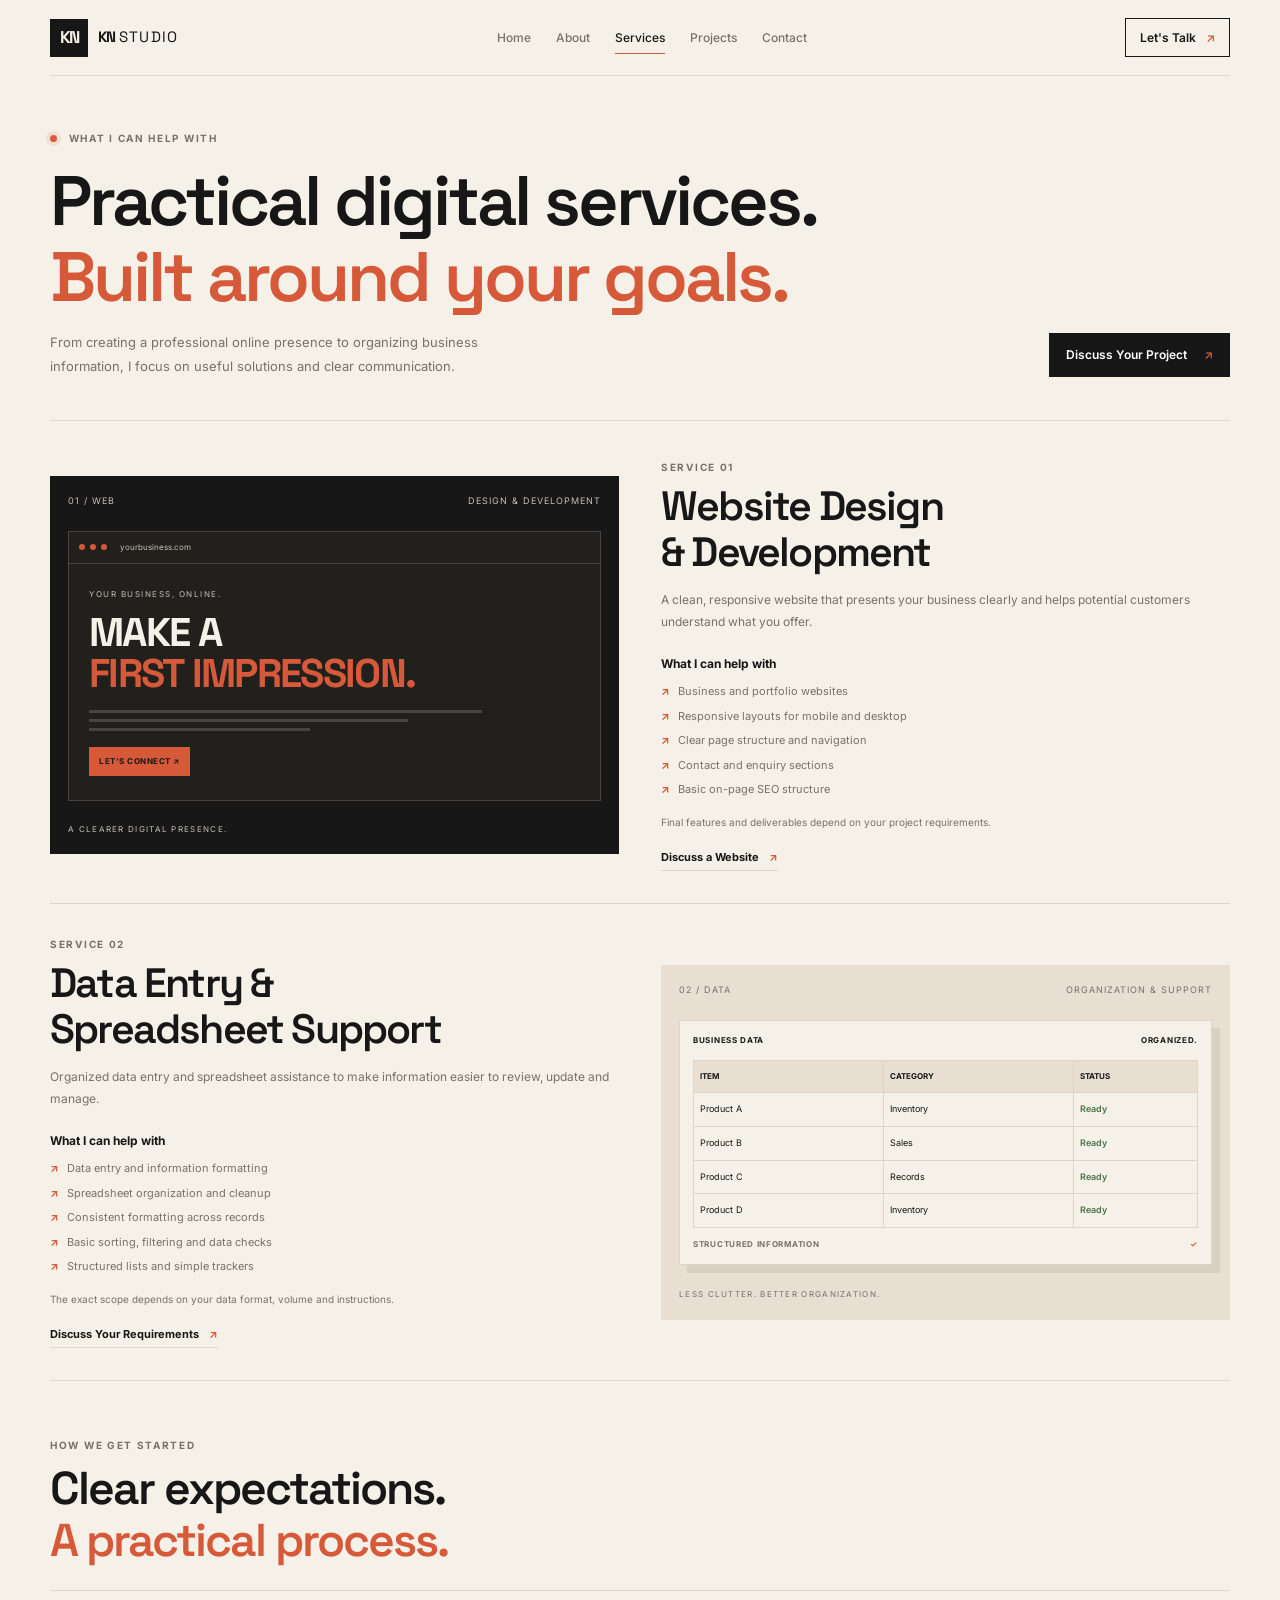
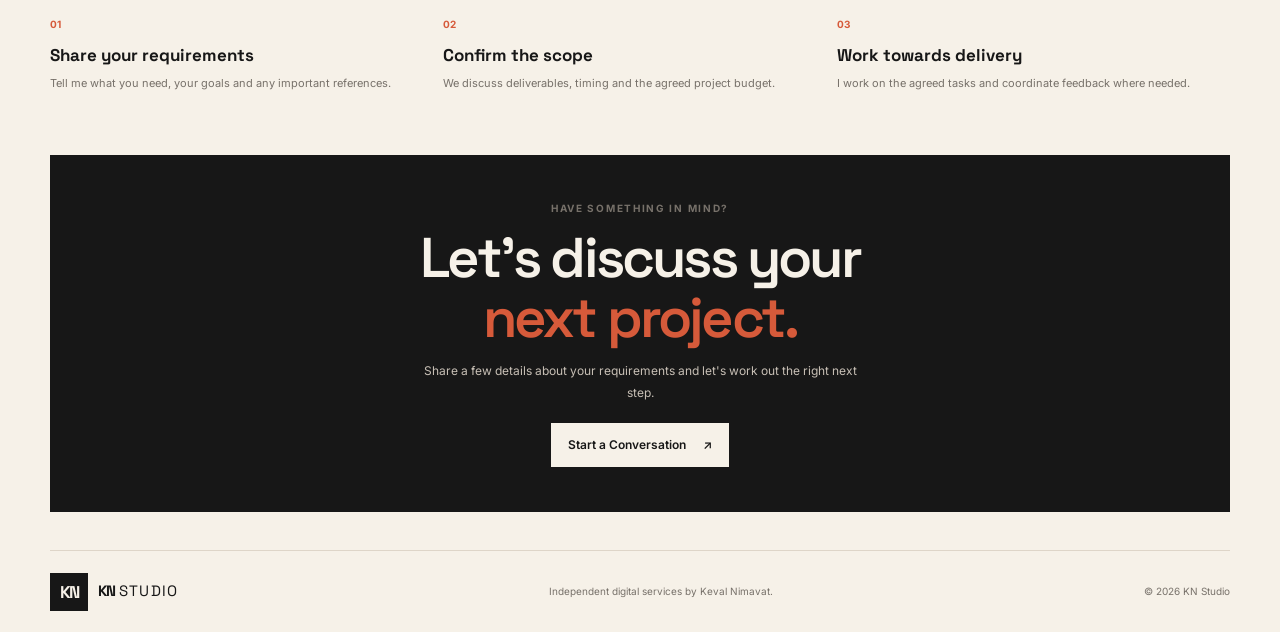
<file: pages/services.html>
<!DOCTYPE html>
<html lang="en">
<head>
  <link rel="icon" href="/assets/favicon.svg" type="image/svg+xml"> 
  <meta charset="UTF-8">
  <meta name="viewport" content="width=device-width, initial-scale=1.0">
  <meta name="theme-color" content="#F6F1E8">
  <meta name="description" content="Explore KN Studio's website development and data entry services for businesses and individuals.">
  <title>Services | KN Studio</title>

  <link rel="preconnect" href="https://fonts.googleapis.com">
  <link rel="preconnect" href="https://fonts.gstatic.com" crossorigin>
  <link href="https://fonts.googleapis.com/css2?family=Inter:wght@400;500;600;700&family=Space+Grotesk:wght@400;500;600;700&display=swap" rel="stylesheet">

  <link rel="stylesheet" href="../css/style.css">
  <link rel="stylesheet" href="../css/services.css">
</head>
<body>
  <header class="site-header">
    <a class="brand" href="../index.html" aria-label="KN Studio home">
      <span class="brand-mark">KN</span>
      <span class="brand-name">KN <span>STUDIO</span></span>
    </a>

    <nav class="navigation" aria-label="Main navigation">
      <a href="../index.html">Home</a>
      <a href="about.html">About</a>
      <a class="active" href="services.html">Services</a>
      <a href="projects.html">Projects</a>
      <a href="contact.html">Contact</a>
    </nav>

    <a class="header-cta" href="contact.html">Let's Talk <span>↗</span></a>
  </header>

  <main>
    <section class="services-hero section-wrap">
      <p class="eyebrow"><span class="status-dot"></span> WHAT I CAN HELP WITH</p>

      <h1>Practical digital services.<br><span>Built around your goals.</span></h1>

      <div class="services-hero-bottom">
        <p>
          From creating a professional online presence to organizing business
          information, I focus on useful solutions and clear communication.
        </p>
        <a class="button button-primary" href="contact.html">
          Discuss Your Project <span>↗</span>
        </a>
      </div>
    </section>

    <section class="services-list section-wrap">
      <article class="service-detail reveal">
        <div class="service-detail-visual">
          <div class="detail-topline">
            <span>01 / WEB</span>
            <span>DESIGN & DEVELOPMENT</span>
          </div>

          <div class="browser-visual">
            <div class="browser-bar">
              <span></span><span></span><span></span>
              <p>yourbusiness.com</p>
            </div>
            <div class="browser-content">
              <div class="browser-label">YOUR BUSINESS, ONLINE.</div>
              <div class="browser-heading">MAKE A<br><span>FIRST IMPRESSION.</span></div>
              <div class="browser-lines">
                <span></span><span></span><span></span>
              </div>
              <div class="browser-button">LET'S CONNECT ↗</div>
            </div>
          </div>

          <p class="visual-caption">A CLEARER DIGITAL PRESENCE.</p>
        </div>

        <div class="service-detail-copy">
          <p class="eyebrow">SERVICE 01</p>
          <h2>Website Design<br>& Development</h2>
          <p class="service-summary">
            A clean, responsive website that presents your business clearly
            and helps potential customers understand what you offer.
          </p>

          <h3>What I can help with</h3>
          <ul class="deliverable-list">
            <li>Business and portfolio websites</li>
            <li>Responsive layouts for mobile and desktop</li>
            <li>Clear page structure and navigation</li>
            <li>Contact and enquiry sections</li>
            <li>Basic on-page SEO structure</li>
          </ul>

          <p class="service-note">
            Final features and deliverables depend on your project requirements.
          </p>

          <a class="service-link" href="contact.html">
            Discuss a Website <span>↗</span>
          </a>
        </div>
      </article>

      <article class="service-detail service-detail-reverse reveal">
        <div class="service-detail-visual data-visual">
          <div class="detail-topline">
            <span>02 / DATA</span>
            <span>ORGANIZATION & SUPPORT</span>
          </div>

          <div class="spreadsheet-visual">
            <div class="sheet-heading">
              <span>BUSINESS DATA</span>
              <span>ORGANIZED.</span>
            </div>

            <div class="sheet-grid">
              <div class="sheet-cell sheet-header">ITEM</div>
              <div class="sheet-cell sheet-header">CATEGORY</div>
              <div class="sheet-cell sheet-header">STATUS</div>

              <div class="sheet-cell">Product A</div>
              <div class="sheet-cell">Inventory</div>
              <div class="sheet-cell sheet-status">Ready</div>

              <div class="sheet-cell">Product B</div>
              <div class="sheet-cell">Sales</div>
              <div class="sheet-cell sheet-status">Ready</div>

              <div class="sheet-cell">Product C</div>
              <div class="sheet-cell">Records</div>
              <div class="sheet-cell sheet-status">Ready</div>

              <div class="sheet-cell">Product D</div>
              <div class="sheet-cell">Inventory</div>
              <div class="sheet-cell sheet-status">Ready</div>
            </div>

            <div class="sheet-footer">
              <span>STRUCTURED INFORMATION</span>
              <span>✓</span>
            </div>
          </div>

          <p class="visual-caption">LESS CLUTTER. BETTER ORGANIZATION.</p>
        </div>

        <div class="service-detail-copy">
          <p class="eyebrow">SERVICE 02</p>
          <h2>Data Entry &<br>Spreadsheet Support</h2>
          <p class="service-summary">
            Organized data entry and spreadsheet assistance to make information
            easier to review, update and manage.
          </p>

          <h3>What I can help with</h3>
          <ul class="deliverable-list">
            <li>Data entry and information formatting</li>
            <li>Spreadsheet organization and cleanup</li>
            <li>Consistent formatting across records</li>
            <li>Basic sorting, filtering and data checks</li>
            <li>Structured lists and simple trackers</li>
          </ul>

          <p class="service-note">
            The exact scope depends on your data format, volume and instructions.
          </p>

          <a class="service-link" href="contact.html">
            Discuss Your Requirements <span>↗</span>
          </a>
        </div>
      </article>
    </section>

    <section class="service-process section-wrap">
      <p class="eyebrow">HOW WE GET STARTED</p>
      <h2>Clear expectations.<br><span>A practical process.</span></h2>

      <div class="service-process-grid">
        <article class="reveal">
          <span>01</span>
          <h3>Share your requirements</h3>
          <p>Tell me what you need, your goals and any important references.</p>
        </article>

        <article class="reveal">
          <span>02</span>
          <h3>Confirm the scope</h3>
          <p>We discuss deliverables, timing and the agreed project budget.</p>
        </article>

        <article class="reveal">
          <span>03</span>
          <h3>Work towards delivery</h3>
          <p>I work on the agreed tasks and coordinate feedback where needed.</p>
        </article>
      </div>
    </section>

    <section class="contact-banner section-wrap">
      <p class="eyebrow">HAVE SOMETHING IN MIND?</p>
      <h2>Let's discuss your<br><span>next project.</span></h2>
      <p>
        Share a few details about your requirements and let's work out
        the right next step.
      </p>
      <a class="button button-light" href="contact.html">
        Start a Conversation <span>↗</span>
      </a>
    </section>
  </main>

  <footer class="site-footer">
    <a class="brand" href="../index.html">
      <span class="brand-mark">KN</span>
      <span class="brand-name">KN <span>STUDIO</span></span>
    </a>
    <p>Independent digital services by Keval Nimavat.</p>
    <span class="footer-copy">© <span id="year">2026</span> KN Studio</span>
  </footer>

  <script src="../js/main.js"></script>
</body>
</html>
</file>
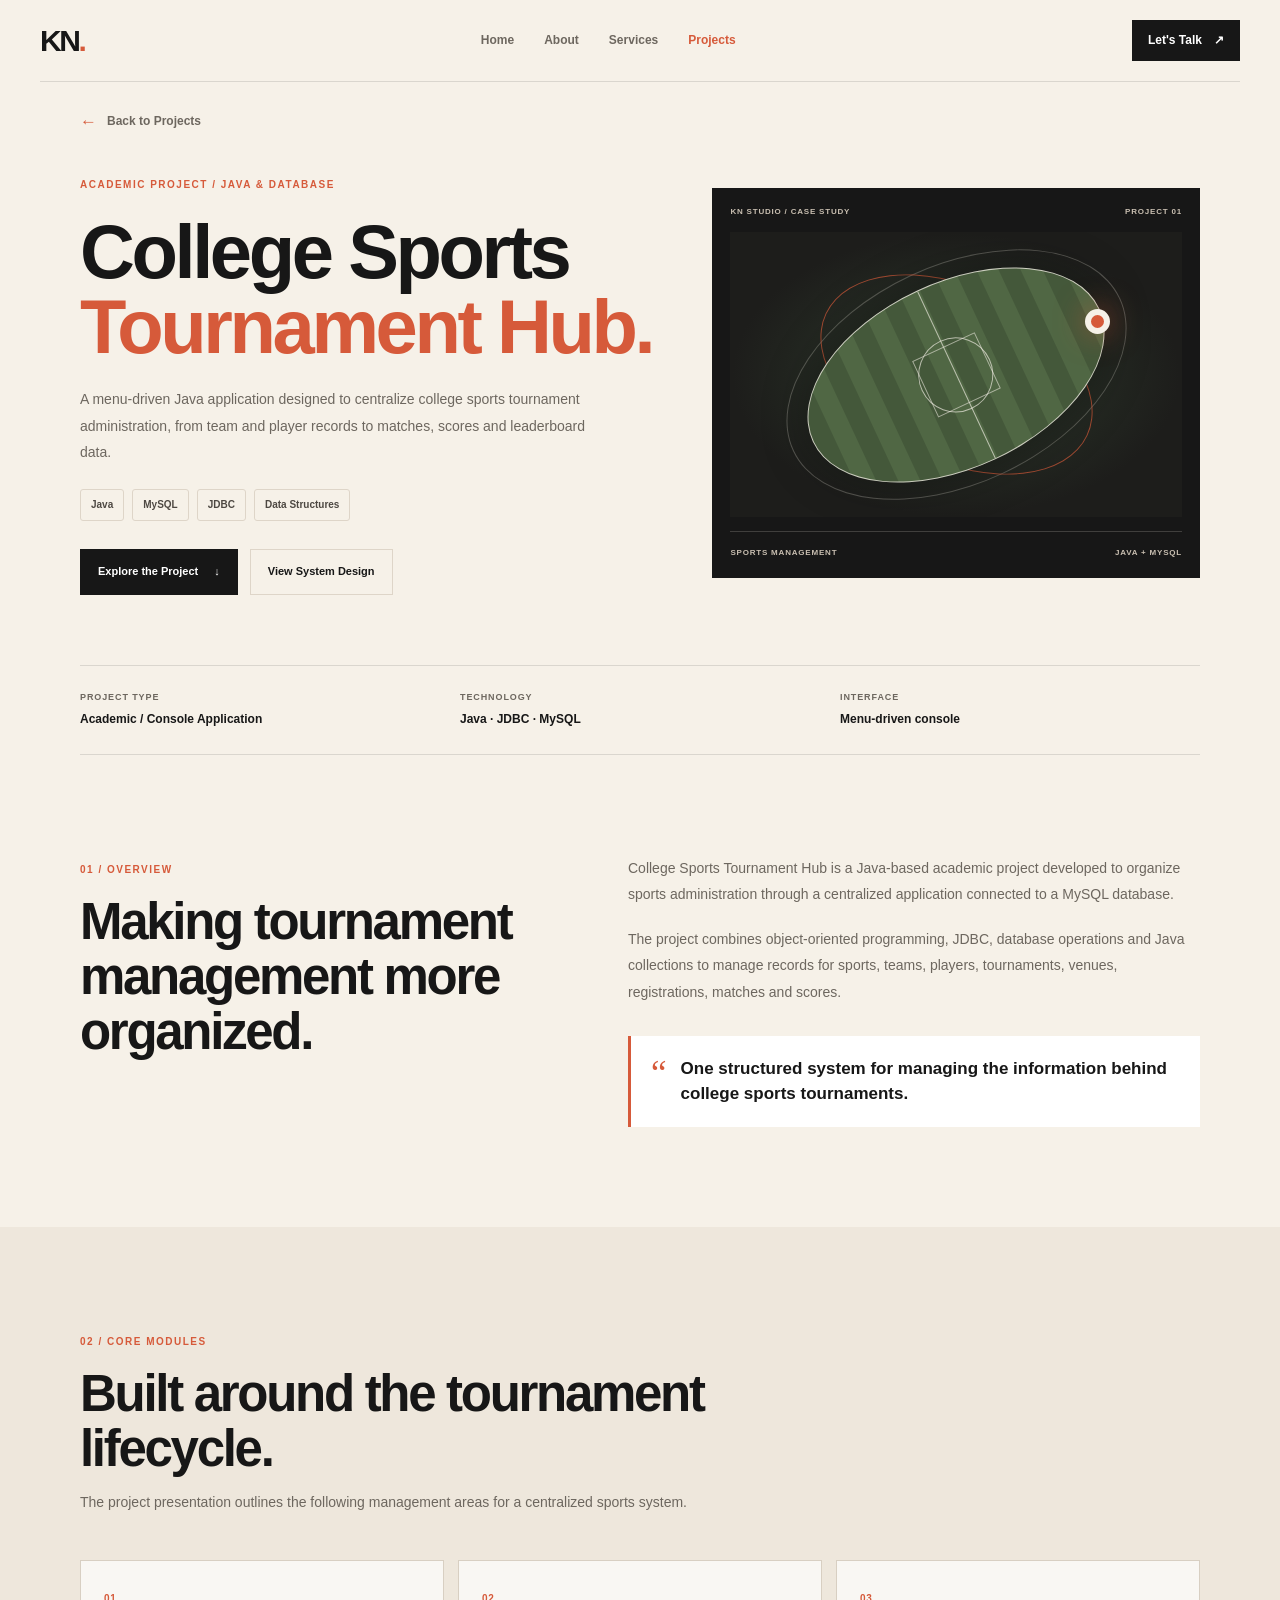
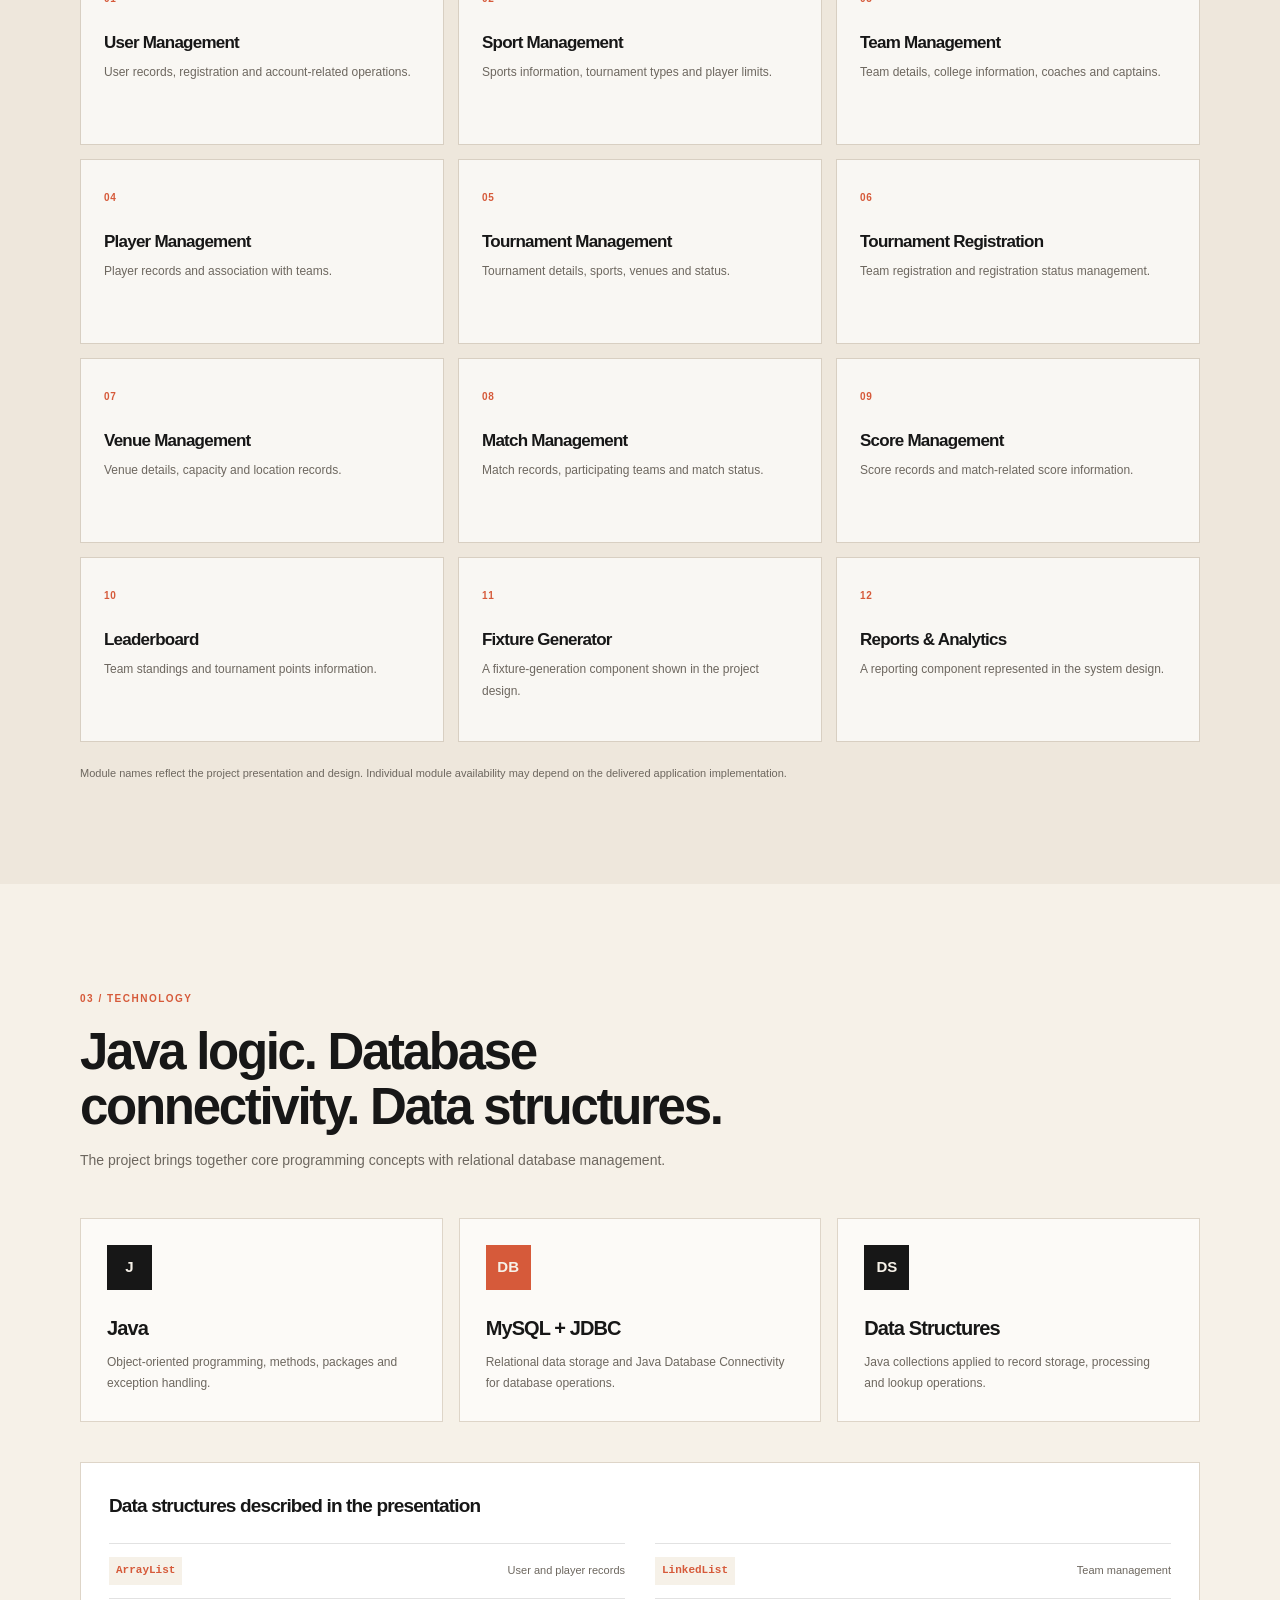
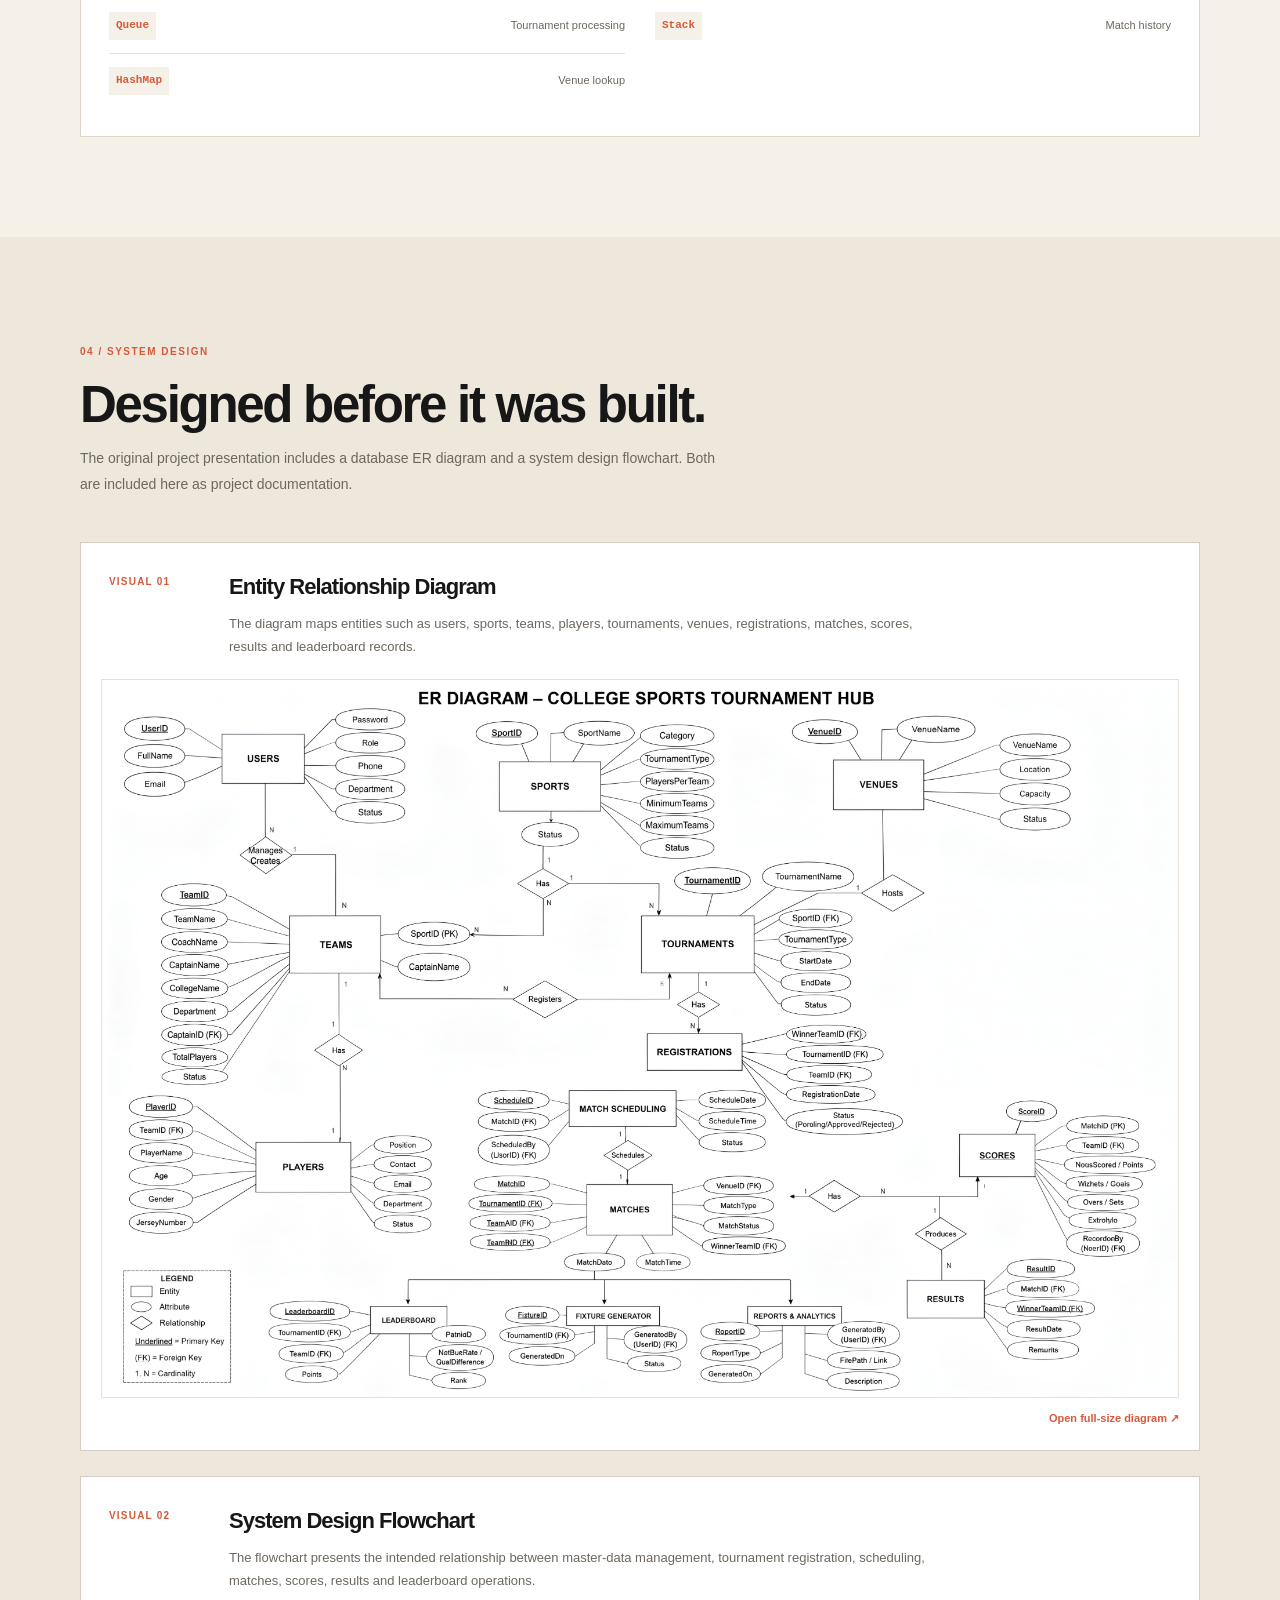
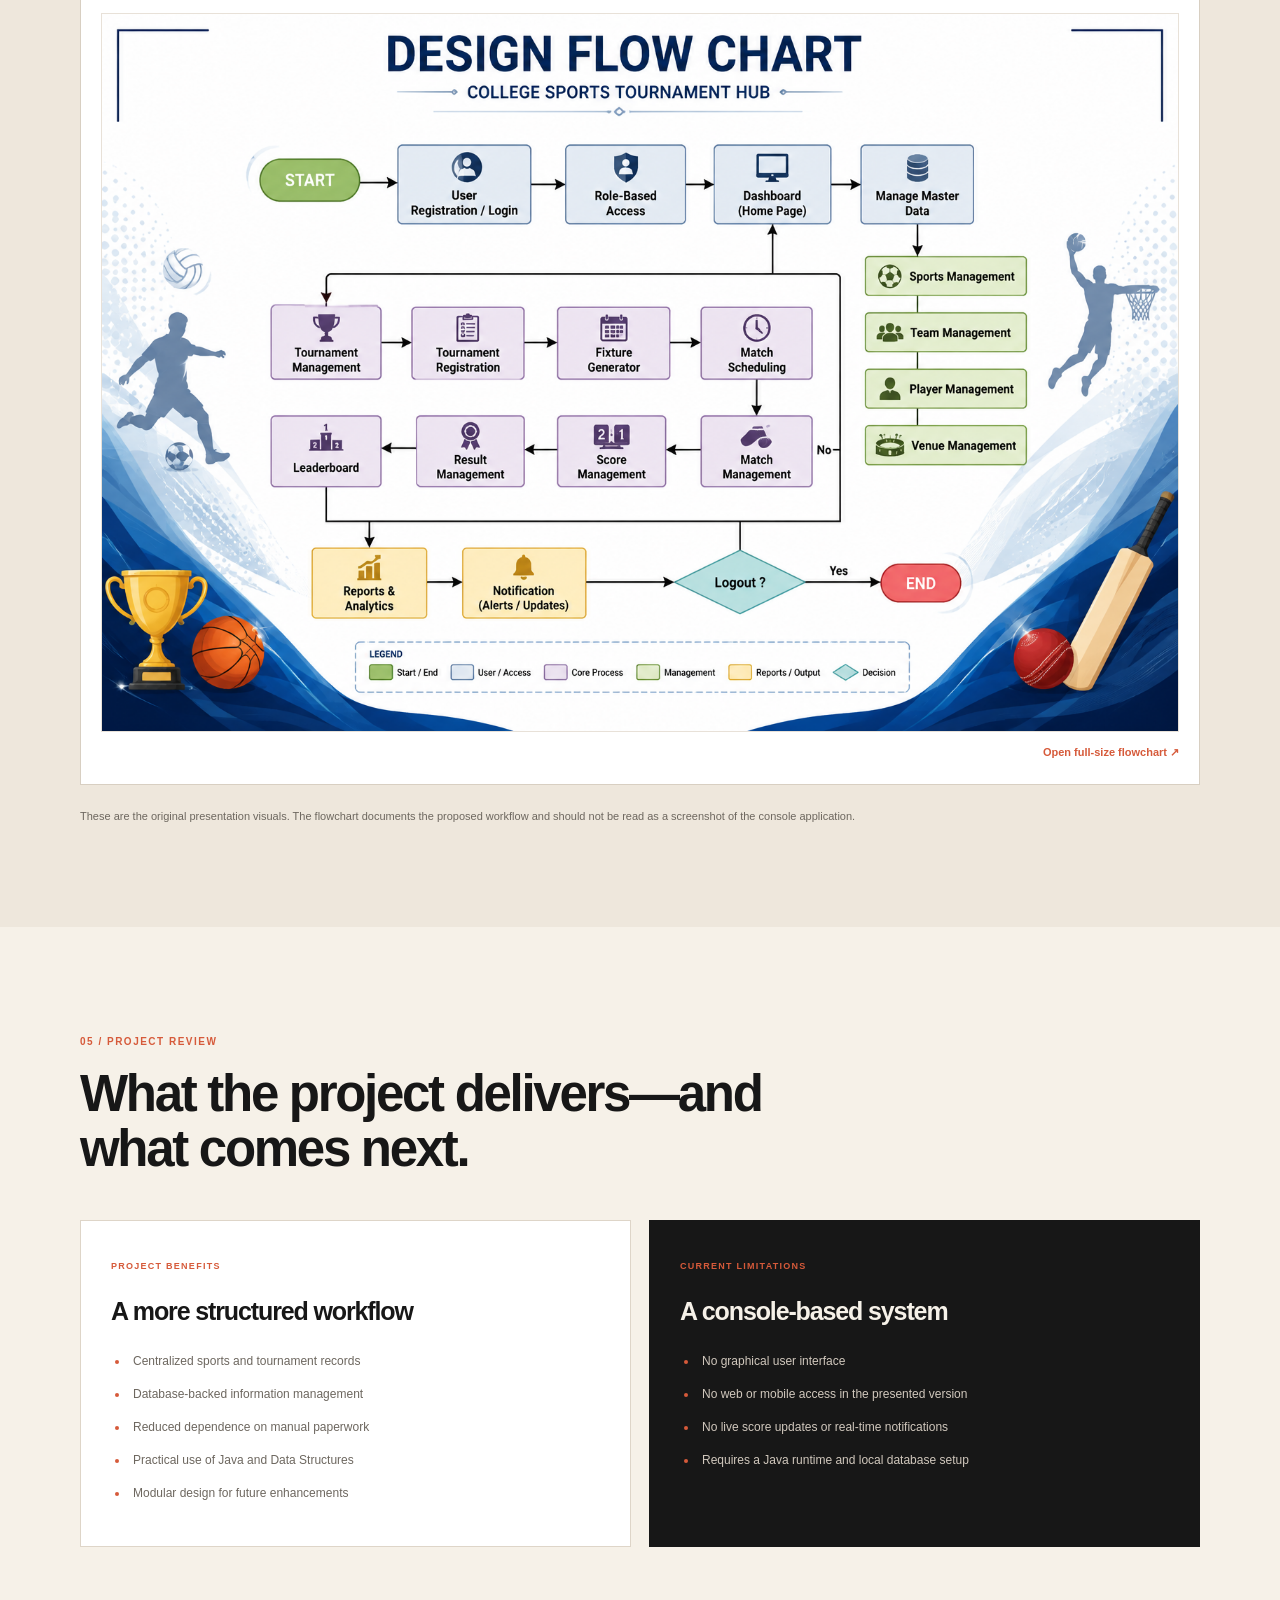
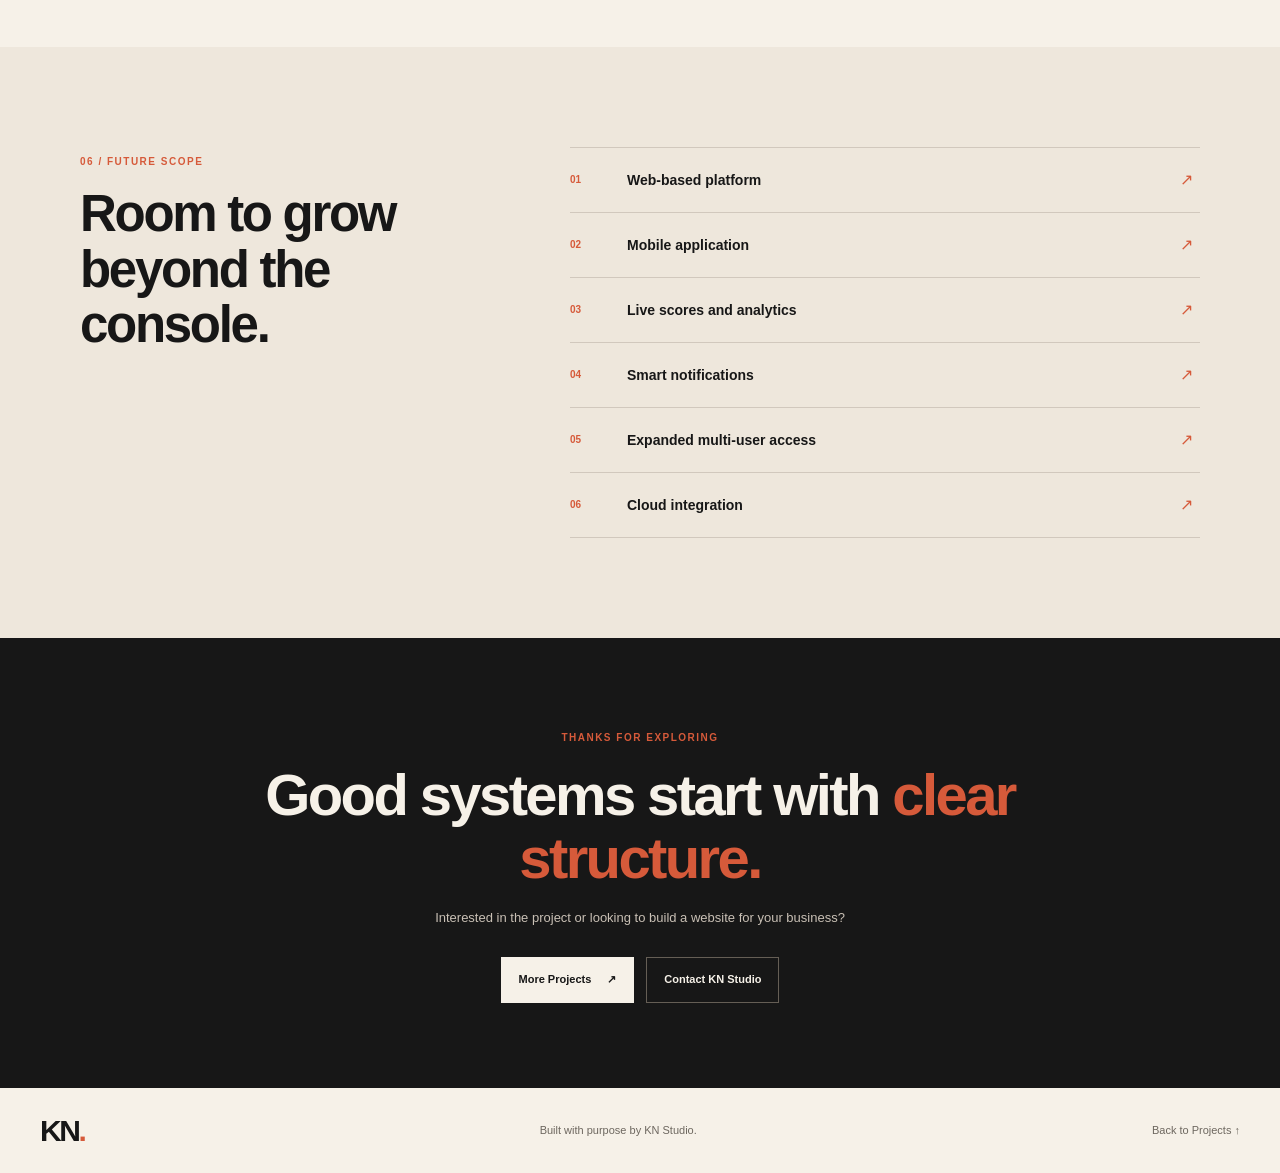
<file: pages/sports-tournament-hub.html>
<!DOCTYPE html>
<html lang="en">
<head>

  <link rel="icon" href="/assets/favicon.svg" type="image/svg+xml"> 
  <meta charset="UTF-8">
  <meta name="viewport" content="width=device-width, initial-scale=1.0">
  <meta name="description" content="Explore the College Sports Tournament Hub, a Java, JDBC, MySQL and Data Structures academic project by KN Studio.">
  <title>College Sports Tournament Hub | KN Studio</title>

  <link rel="stylesheet" href="../css/style.css">
  <link rel="stylesheet" href="../css/sports-tournament-hub.css">
  <script src="../js/main.js" defer></script>
</head>

<body class="sports-hub-page">

  <header class="sh-header">
    <a class="sh-logo" href="../index.html" aria-label="KN Studio home">
      KN<span>.</span>
    </a>

    <nav class="sh-nav" aria-label="Main navigation">
      <a href="../index.html">Home</a>
      <a href="about.html">About</a>
      <a href="services.html">Services</a>
      <a href="projects.html" aria-current="page">Projects</a>
    </nav>

    <a class="sh-header-cta" href="../index.html#contact">
      Let's Talk <span>↗</span>
    </a>
  </header>

  <main>

    <!-- HERO -->
    <section class="sh-hero">
      <div class="sh-container">
        <a class="sh-back-link" href="projects.html">
          <span>←</span> Back to Projects
        </a>

        <div class="sh-hero-grid">
          <div class="sh-hero-copy">
            <span class="sh-eyebrow">
              ACADEMIC PROJECT / JAVA & DATABASE
            </span>

            <h1>
              College Sports
              <span>Tournament Hub.</span>
            </h1>

            <p class="sh-hero-description">
              A menu-driven Java application designed to centralize
              college sports tournament administration, from team and
              player records to matches, scores and leaderboard data.
            </p>

            <div class="sh-tags">
              <span>Java</span>
              <span>MySQL</span>
              <span>JDBC</span>
              <span>Data Structures</span>
            </div>

            <div class="sh-hero-actions">
              <a class="sh-button sh-button-primary" href="#overview">
                Explore the Project <span>↓</span>
              </a>
              <a class="sh-button sh-button-secondary" href="#system-design">
                View System Design
              </a>
            </div>
          </div>

          <div class="sh-hero-art" aria-label="Sports tournament project graphic">
            <div class="sh-art-top">
              <span>KN STUDIO / CASE STUDY</span>
              <span>PROJECT 01</span>
            </div>

            <div class="sh-stadium">
              <div class="sh-stadium-ring sh-ring-one"></div>
              <div class="sh-stadium-ring sh-ring-two"></div>
              <div class="sh-stadium-field">
                <div class="sh-field-line"></div>
                <div class="sh-field-circle"></div>
                <div class="sh-field-pitch"></div>
              </div>
              <span class="sh-art-ball">●</span>
            </div>

            <div class="sh-art-bottom">
              <span>SPORTS MANAGEMENT</span>
              <span>JAVA + MYSQL</span>
            </div>
          </div>
        </div>

        <div class="sh-project-meta">
          <div>
            <span>PROJECT TYPE</span>
            <strong>Academic / Console Application</strong>
          </div>
          <div>
            <span>TECHNOLOGY</span>
            <strong>Java · JDBC · MySQL</strong>
          </div>
          <div>
            <span>INTERFACE</span>
            <strong>Menu-driven console</strong>
          </div>
        </div>
      </div>
    </section>

    <!-- OVERVIEW -->
    <section class="sh-section" id="overview">
      <div class="sh-container sh-overview-grid">
        <div class="sh-section-heading">
          <span class="sh-eyebrow">01 / OVERVIEW</span>
          <h2>Making tournament management more organized.</h2>
        </div>

        <div class="sh-overview-copy">
          <p>
            College Sports Tournament Hub is a Java-based academic
            project developed to organize sports administration
            through a centralized application connected to a MySQL
            database.
          </p>

          <p>
            The project combines object-oriented programming, JDBC,
            database operations and Java collections to manage
            records for sports, teams, players, tournaments, venues,
            registrations, matches and scores.
          </p>

          <div class="sh-highlight">
            <span class="sh-highlight-mark">“</span>
            <p>
              One structured system for managing the information
              behind college sports tournaments.
            </p>
          </div>
        </div>
      </div>
    </section>

    <!-- FEATURES -->
    <section class="sh-section sh-section-tinted" id="features">
      <div class="sh-container">
        <div class="sh-section-heading sh-heading-wide">
          <span class="sh-eyebrow">02 / CORE MODULES</span>
          <h2>Built around the tournament lifecycle.</h2>
          <p>
            The project presentation outlines the following
            management areas for a centralized sports system.
          </p>
        </div>

        <div class="sh-module-grid">
          <article class="sh-module-card">
            <span class="sh-module-number">01</span>
            <h3>User Management</h3>
            <p>User records, registration and account-related operations.</p>
          </article>

          <article class="sh-module-card">
            <span class="sh-module-number">02</span>
            <h3>Sport Management</h3>
            <p>Sports information, tournament types and player limits.</p>
          </article>

          <article class="sh-module-card">
            <span class="sh-module-number">03</span>
            <h3>Team Management</h3>
            <p>Team details, college information, coaches and captains.</p>
          </article>

          <article class="sh-module-card">
            <span class="sh-module-number">04</span>
            <h3>Player Management</h3>
            <p>Player records and association with teams.</p>
          </article>

          <article class="sh-module-card">
            <span class="sh-module-number">05</span>
            <h3>Tournament Management</h3>
            <p>Tournament details, sports, venues and status.</p>
          </article>

          <article class="sh-module-card">
            <span class="sh-module-number">06</span>
            <h3>Tournament Registration</h3>
            <p>Team registration and registration status management.</p>
          </article>

          <article class="sh-module-card">
            <span class="sh-module-number">07</span>
            <h3>Venue Management</h3>
            <p>Venue details, capacity and location records.</p>
          </article>

          <article class="sh-module-card">
            <span class="sh-module-number">08</span>
            <h3>Match Management</h3>
            <p>Match records, participating teams and match status.</p>
          </article>

          <article class="sh-module-card">
            <span class="sh-module-number">09</span>
            <h3>Score Management</h3>
            <p>Score records and match-related score information.</p>
          </article>

          <article class="sh-module-card">
            <span class="sh-module-number">10</span>
            <h3>Leaderboard</h3>
            <p>Team standings and tournament points information.</p>
          </article>

          <article class="sh-module-card">
            <span class="sh-module-number">11</span>
            <h3>Fixture Generator</h3>
            <p>A fixture-generation component shown in the project design.</p>
          </article>

          <article class="sh-module-card">
            <span class="sh-module-number">12</span>
            <h3>Reports & Analytics</h3>
            <p>A reporting component represented in the system design.</p>
          </article>
        </div>

        <p class="sh-section-footnote">
          Module names reflect the project presentation and design.
          Individual module availability may depend on the delivered
          application implementation.
        </p>
      </div>
    </section>

    <!-- TECH STACK -->
    <section class="sh-section" id="technology">
      <div class="sh-container">
        <div class="sh-section-heading sh-heading-wide">
          <span class="sh-eyebrow">03 / TECHNOLOGY</span>
          <h2>Java logic. Database connectivity. Data structures.</h2>
          <p>
            The project brings together core programming concepts
            with relational database management.
          </p>
        </div>

        <div class="sh-tech-grid">
          <article class="sh-tech-card">
            <div class="sh-tech-symbol">J</div>
            <h3>Java</h3>
            <p>
              Object-oriented programming, methods, packages and
              exception handling.
            </p>
          </article>

          <article class="sh-tech-card">
            <div class="sh-tech-symbol sh-tech-symbol-orange">DB</div>
            <h3>MySQL + JDBC</h3>
            <p>
              Relational data storage and Java Database Connectivity
              for database operations.
            </p>
          </article>

          <article class="sh-tech-card">
            <div class="sh-tech-symbol">DS</div>
            <h3>Data Structures</h3>
            <p>
              Java collections applied to record storage, processing
              and lookup operations.
            </p>
          </article>
        </div>

        <div class="sh-collections">
          <h3>Data structures described in the presentation</h3>

          <div class="sh-collection-list">
            <div><code>ArrayList</code><span>User and player records</span></div>
            <div><code>LinkedList</code><span>Team management</span></div>
            <div><code>Queue</code><span>Tournament processing</span></div>
            <div><code>Stack</code><span>Match history</span></div>
            <div><code>HashMap</code><span>Venue lookup</span></div>
          </div>
        </div>
      </div>
    </section>

    <!-- SYSTEM DESIGN -->
    <section class="sh-section sh-section-tinted" id="system-design">
      <div class="sh-container">
        <div class="sh-section-heading sh-heading-wide">
          <span class="sh-eyebrow">04 / SYSTEM DESIGN</span>
          <h2>Designed before it was built.</h2>
          <p>
            The original project presentation includes a database
            ER diagram and a system design flowchart. Both are
            included here as project documentation.
          </p>
        </div>

        <article class="sh-visual-card">
          <div class="sh-visual-copy">
            <span class="sh-visual-index">VISUAL 01</span>
            <div>
              <h3>Entity Relationship Diagram</h3>
              <p>
                The diagram maps entities such as users, sports,
                teams, players, tournaments, venues, registrations,
                matches, scores, results and leaderboard records.
              </p>
            </div>
          </div>

          <a
            class="sh-visual-image-link"
            href="../assets/sports-hub-er-diagram.png"
            target="_blank"
            rel="noopener noreferrer"
            aria-label="Open full-size entity relationship diagram"
          >
            <img
              src="../assets/sports-hub-er-diagram.png"
              alt="Entity relationship diagram from the College Sports Tournament Hub presentation"
              loading="lazy"
            >
            <span>Open full-size diagram ↗</span>
          </a>
        </article>

        <article class="sh-visual-card">
          <div class="sh-visual-copy">
            <span class="sh-visual-index">VISUAL 02</span>
            <div>
              <h3>System Design Flowchart</h3>
              <p>
                The flowchart presents the intended relationship
                between master-data management, tournament
                registration, scheduling, matches, scores,
                results and leaderboard operations.
              </p>
            </div>
          </div>

          <a
            class="sh-visual-image-link"
            href="../assets/sports-hub-flowchart.png"
            target="_blank"
            rel="noopener noreferrer"
            aria-label="Open full-size system design flowchart"
          >
            <img
              src="../assets/sports-hub-flowchart.png"
              alt="System design flowchart from the College Sports Tournament Hub presentation"
              loading="lazy"
            >
            <span>Open full-size flowchart ↗</span>
          </a>
        </article>

        <p class="sh-section-footnote">
          These are the original presentation visuals. The flowchart
          documents the proposed workflow and should not be read as
          a screenshot of the console application.
        </p>
      </div>
    </section>

    <!-- BENEFITS AND LIMITATIONS -->
    <section class="sh-section" id="learnings">
      <div class="sh-container">
        <div class="sh-section-heading sh-heading-wide">
          <span class="sh-eyebrow">05 / PROJECT REVIEW</span>
          <h2>What the project delivers—and what comes next.</h2>
        </div>

        <div class="sh-review-grid">
          <article class="sh-review-card">
            <span class="sh-review-label">PROJECT BENEFITS</span>
            <h3>A more structured workflow</h3>
            <ul>
              <li>Centralized sports and tournament records</li>
              <li>Database-backed information management</li>
              <li>Reduced dependence on manual paperwork</li>
              <li>Practical use of Java and Data Structures</li>
              <li>Modular design for future enhancements</li>
            </ul>
          </article>

          <article class="sh-review-card sh-review-card-dark">
            <span class="sh-review-label">CURRENT LIMITATIONS</span>
            <h3>A console-based system</h3>
            <ul>
              <li>No graphical user interface</li>
              <li>No web or mobile access in the presented version</li>
              <li>No live score updates or real-time notifications</li>
              <li>Requires a Java runtime and local database setup</li>
            </ul>
          </article>
        </div>
      </div>
    </section>

    <!-- FUTURE SCOPE -->
    <section class="sh-section sh-section-tinted" id="future-scope">
      <div class="sh-container sh-future-grid">
        <div class="sh-section-heading">
          <span class="sh-eyebrow">06 / FUTURE SCOPE</span>
          <h2>Room to grow beyond the console.</h2>
        </div>

        <div class="sh-future-list">
          <div><span>01</span><p>Web-based platform</p><span>↗</span></div>
          <div><span>02</span><p>Mobile application</p><span>↗</span></div>
          <div><span>03</span><p>Live scores and analytics</p><span>↗</span></div>
          <div><span>04</span><p>Smart notifications</p><span>↗</span></div>
          <div><span>05</span><p>Expanded multi-user access</p><span>↗</span></div>
          <div><span>06</span><p>Cloud integration</p><span>↗</span></div>
        </div>
      </div>
    </section>

    <!-- CTA -->
    <section class="sh-final-cta" id="project-contact">
      <div class="sh-container sh-final-cta-inner">
        <span class="sh-eyebrow">THANKS FOR EXPLORING</span>
        <h2>Good systems start with <span>clear structure.</span></h2>
        <p>
          Interested in the project or looking to build a website
          for your business?
        </p>
        <div class="sh-hero-actions">
          <a class="sh-button sh-button-light" href="projects.html">
            More Projects <span>↗</span>
          </a>
          <a class="sh-button sh-button-outline-light" href="../index.html#contact">
            Contact KN Studio
          </a>
        </div>
      </div>
    </section>

  </main>

  <footer class="sh-footer">
    <a class="sh-logo" href="../index.html">KN<span>.</span></a>
    <p>Built with purpose by KN Studio.</p>
    <a href="projects.html">Back to Projects ↑</a>
  </footer>

</body>
</html>
</file>
<file: css/style.css>
:root {
  --ivory: #F6F1E8;
  --black: #171717;
  --orange: #D65A3A;
  --sand: #DED5C8;
  --muted: #77716A;
  --white: #FFFFFF;
  --heading: "Space Grotesk", sans-serif;
  --body: "Inter", sans-serif;
  --container: 1180px;
}

* {
  margin: 0;
  padding: 0;
  box-sizing: border-box;
}

html {
  scroll-behavior: smooth;
  scroll-padding-top: 24px;
}

body {
  background: var(--ivory);
  color: var(--black);
  font-family: var(--body);
  line-height: 1.65;
  -webkit-font-smoothing: antialiased;
  overflow-x: hidden;
}

a {
  color: inherit;
  text-decoration: none;
}

button,
input,
textarea,
select {
  font: inherit;
}

a:focus-visible,
button:focus-visible {
  outline: 3px solid var(--orange);
  outline-offset: 4px;
}

::selection {
  background: var(--orange);
  color: var(--white);
}

/* HEADER */

.site-header {
  width: min(var(--container), calc(100% - 64px));
  min-height: 76px;
  margin: auto;
  display: flex;
  align-items: center;
  justify-content: space-between;
  gap: 24px;
  border-bottom: 1px solid var(--sand);
}

.brand {
  display: inline-flex;
  align-items: center;
  gap: 10px;
  flex-shrink: 0;
}

.brand-mark {
  width: 38px;
  height: 38px;
  display: grid;
  place-items: center;
  background: var(--black);
  color: var(--ivory);
  font-family: var(--heading);
  font-size: 17px;
  font-weight: 700;
  letter-spacing: -2px;
}

.brand-name {
  font-family: var(--heading);
  font-size: 15px;
  font-weight: 700;
  letter-spacing: -0.7px;
}

.brand-name span {
  font-weight: 400;
  letter-spacing: 1.2px;
}

.navigation {
  display: flex;
  align-items: center;
  gap: 25px;
}

.navigation a {
  position: relative;
  color: var(--muted);
  font-size: 12px;
  font-weight: 500;
  transition: color 0.2s ease;
}

.navigation a::after {
  content: "";
  position: absolute;
  left: 0;
  right: 100%;
  bottom: -7px;
  height: 1px;
  background: var(--orange);
  transition: right 0.25s ease;
}

.navigation a:hover,
.navigation a.active {
  color: var(--black);
}

.navigation a:hover::after,
.navigation a.active::after {
  right: 0;
}

.header-cta {
  padding: 9px 14px;
  border: 1px solid var(--black);
  font-size: 12px;
  font-weight: 600;
  transition: background 0.2s ease, color 0.2s ease;
}

.header-cta:hover {
  background: var(--black);
  color: var(--ivory);
}

.header-cta span {
  margin-left: 7px;
  color: var(--orange);
}

/* SHARED LAYOUT */

.section-wrap {
  width: min(var(--container), calc(100% - 64px));
  margin-inline: auto;
}

.eyebrow {
  color: var(--muted);
  font-size: 10px;
  font-weight: 700;
  letter-spacing: 1.7px;
  line-height: 1.6;
}

.status-dot {
  width: 7px;
  height: 7px;
  display: inline-block;
  margin-right: 8px;
  border-radius: 50%;
  background: var(--orange);
  box-shadow: 0 0 0 4px rgba(214, 90, 58, 0.12);
}

/* HOME HERO */

.hero {
  min-height: 0;
  padding-block: 64px 70px;
  display: grid;
  grid-template-columns: 1.08fr 0.92fr;
  align-items: center;
  gap: 52px;
}

.hero h1,
.section-heading h2,
.approach-content h2,
.contact-banner h2 {
  font-family: var(--heading);
  font-weight: 600;
  letter-spacing: -2.8px;
  line-height: 1.06;
}

.hero h1 {
  max-width: 650px;
  margin-top: 20px;
  font-size: clamp(42px, 5.1vw, 68px);
}

.hero h1 span,
.section-heading h2 span,
.approach-content h2 span,
.contact-banner h2 span {
  color: var(--orange);
}

.hero-description {
  max-width: 470px;
  margin-top: 18px;
  color: var(--muted);
  font-size: 13px;
  line-height: 1.8;
}

.hero-actions {
  display: flex;
  flex-wrap: wrap;
  gap: 10px;
  margin-top: 23px;
}

.button {
  min-height: 44px;
  padding: 11px 17px;
  display: inline-flex;
  justify-content: center;
  align-items: center;
  gap: 17px;
  font-size: 12px;
  font-weight: 600;
  transition: transform 0.2s ease, background 0.2s ease, color 0.2s ease;
}

.button:hover {
  transform: translateY(-2px);
}

.button-primary {
  background: var(--black);
  color: var(--white);
}

.button-primary:hover {
  background: var(--orange);
}

.button-primary span,
.button-secondary span {
  color: var(--orange);
}

.button-secondary {
  border: 1px solid var(--sand);
}

.button-secondary:hover {
  background: var(--sand);
}

.hero-note {
  display: flex;
  align-items: center;
  gap: 10px;
  margin-top: 30px;
}

.note-line {
  width: 25px;
  height: 2px;
  flex-shrink: 0;
  background: var(--orange);
}

.hero-note p {
  color: var(--muted);
  font-size: 10px;
}

/* KN TYPOGRAPHY VISUAL */

.hero-visual {
  min-height: 395px;
  padding: 18px;
  display: flex;
  flex-direction: column;
  justify-content: space-between;
  overflow: hidden;
  background: var(--black);
  color: var(--ivory);
}

.visual-topline,
.visual-footer {
  display: flex;
  justify-content: space-between;
  gap: 12px;
  color: #C7BFB5;
  font-size: 9px;
  letter-spacing: 1.1px;
}

.visual-art {
  min-height: 270px;
  position: relative;
  display: grid;
  place-items: center;
  overflow: hidden;
  isolation: isolate;
  background: #22201D;
}

.art-ring {
  position: absolute;
  width: 230px;
  height: 230px;
  border: 1px solid rgba(246, 241, 232, 0.18);
  border-radius: 50%;
  animation: ring-turn 24s linear infinite;
}

.ring-two {
  width: 168px;
  height: 168px;
  border-color: rgba(214, 90, 58, 0.8);
  animation-direction: reverse;
  animation-duration: 18s;
}

.art-block {
  position: absolute;
  width: 130px;
  height: 166px;
  background: var(--orange);
  transform: rotate(-16deg);
  transition: transform 0.5s ease;
}

.hero-visual:hover .art-block {
  transform: rotate(-10deg) scale(1.04);
}

.art-monogram {
  position: relative;
  z-index: 1;
  font-family: var(--heading);
  font-size: clamp(100px, 11vw, 145px);
  font-weight: 700;
  letter-spacing: -0.12em;
  line-height: 1;
  transform: translateX(-0.05em);
  animation: monogram-in 0.9s 0.25s both cubic-bezier(0.2, 0.7, 0.2, 1);
}

.art-monogram span {
  color: var(--orange);
}

.art-caption {
  position: absolute;
  right: 15px;
  bottom: 14px;
  z-index: 2;
  font-family: var(--heading);
  font-size: 9px;
  font-weight: 600;
  line-height: 1.4;
  letter-spacing: 1px;
  text-align: right;
}

/* HOME SERVICES */

.services-section,
.work-section {
  padding-block: 60px;
  border-top: 1px solid var(--sand);
}

.section-heading {
  display: flex;
  justify-content: space-between;
  align-items: end;
  gap: 28px;
  margin-bottom: 25px;
}

.section-heading h2,
.approach-content h2 {
  margin-top: 11px;
  font-size: clamp(33px, 3.8vw, 47px);
}

.section-intro {
  max-width: 330px;
  color: var(--muted);
  font-size: 12px;
  line-height: 1.8;
}

.service-grid {
  display: grid;
  grid-template-columns: repeat(2, minmax(0, 1fr));
  gap: 14px;
}

.service-card {
  min-height: 270px;
  padding: 24px;
  display: flex;
  flex-direction: column;
  align-items: flex-start;
  border: 1px solid var(--sand);
  transition: transform 0.25s ease, box-shadow 0.25s ease;
}

.service-card:hover {
  transform: translateY(-3px);
  box-shadow: 0 10px 25px rgba(23, 23, 23, 0.06);
}

.card-top {
  width: 100%;
  display: flex;
  align-items: center;
  justify-content: space-between;
}

.service-number {
  font-size: 10px;
  font-weight: 700;
  letter-spacing: 1.3px;
}

.service-icon {
  width: 34px;
  height: 34px;
  display: grid;
  place-items: center;
  border: 1px solid var(--sand);
  font-size: 17px;
  transition: transform 0.25s ease;
}

.service-card:hover .service-icon {
  transform: rotate(45deg);
}

.service-card h3 {
  margin-top: 24px;
  font-family: var(--heading);
  font-size: 25px;
  font-weight: 600;
  line-height: 1.2;
  letter-spacing: -0.8px;
}

.service-card > p {
  max-width: 400px;
  margin-top: 11px;
  color: var(--muted);
  font-size: 12px;
  line-height: 1.8;
}

.service-card > a {
  margin-top: auto;
  padding-top: 18px;
  font-size: 11px;
  font-weight: 700;
}

.service-card > a span {
  margin-left: 7px;
  color: var(--orange);
}

.service-card-dark {
  background: var(--black);
  color: var(--ivory);
  border-color: var(--black);
}

.service-card-dark .service-number,
.service-card-dark > p {
  color: #C7BFB5;
}

.service-card-dark .service-icon {
  border-color: #49443F;
}

/* SELECTED PROJECT */

.work-section {
  padding-top: 55px;
}

.text-link {
  font-size: 11px;
  font-weight: 700;
  white-space: nowrap;
  transition: color 0.2s ease;
}

.text-link:hover {
  color: var(--orange);
}

.project-card {
  display: grid;
  grid-template-columns: 1fr 0.85fr;
  border: 1px solid var(--sand);
}

.project-art {
  min-height: 325px;
  padding: 22px;
  display: flex;
  flex-direction: column;
  justify-content: space-between;
  overflow: hidden;
  background: var(--orange);
  color: var(--black);
}

.project-art-header,
.project-art-footer {
  display: flex;
  justify-content: space-between;
  gap: 10px;
  font-size: 9px;
  font-weight: 700;
  letter-spacing: 1px;
}

.project-art-title {
  font-family: var(--heading);
  font-size: clamp(70px, 9vw, 115px);
  font-weight: 700;
  line-height: 0.8;
  letter-spacing: -0.08em;
  transition: transform 0.4s ease;
}

.project-card:hover .project-art-title {
  transform: translateX(5px);
}

.project-art-title span {
  color: var(--ivory);
}

.project-details {
  padding: 27px;
  display: flex;
  flex-direction: column;
  align-items: flex-start;
  justify-content: center;
}

.project-details h3 {
  margin-top: 11px;
  font-family: var(--heading);
  font-size: 27px;
  font-weight: 600;
  line-height: 1.2;
  letter-spacing: -0.8px;
}

.project-details > p:not(.eyebrow) {
  margin-top: 12px;
  color: var(--muted);
  font-size: 12px;
  line-height: 1.8;
}

.tag-list {
  display: flex;
  flex-wrap: wrap;
  gap: 6px;
  margin-top: 15px;
  margin-bottom: 19px;
}

.tag-list span {
  padding: 5px 8px;
  border: 1px solid var(--sand);
  font-size: 9px;
}

.project-disclaimer {
  margin-top: 9px;
  color: var(--muted);
  font-size: 10px;
}

/* APPROACH */

.approach-section {
  padding-block: 60px;
  border-top: 1px solid var(--sand);
}

.approach-content {
  display: flex;
  align-items: end;
  justify-content: space-between;
  gap: 30px;
}

.approach-content > p {
  max-width: 350px;
  color: var(--muted);
  font-size: 12px;
  line-height: 1.8;
}

.approach-points {
  display: grid;
  grid-template-columns: repeat(3, minmax(0, 1fr));
  margin-top: 26px;
  border-top: 1px solid var(--sand);
}

.approach-points > div {
  padding: 17px 12px 0 0;
  display: flex;
  gap: 12px;
}

.approach-points span {
  color: var(--orange);
  font-size: 10px;
  font-weight: 700;
}

.approach-points p {
  font-size: 12px;
  font-weight: 600;
}

/* CONTACT BANNER AND FOOTER */

.contact-banner {
  padding: 45px 28px;
  margin-bottom: 38px;
  background: var(--black);
  color: var(--ivory);
  text-align: center;
}

.contact-banner h2 {
  margin-top: 12px;
  font-size: clamp(36px, 4.7vw, 56px);
}

.contact-banner > p:not(.eyebrow) {
  max-width: 450px;
  margin: 13px auto 20px;
  color: #C7BFB5;
  font-size: 12px;
  line-height: 1.8;
}

.button-light {
  background: var(--ivory);
  color: var(--black);
}

.button-light:hover {
  background: var(--orange);
  color: var(--white);
}

.site-footer {
  width: min(var(--container), calc(100% - 64px));
  min-height: 82px;
  margin: auto;
  display: flex;
  align-items: center;
  justify-content: space-between;
  gap: 20px;
  border-top: 1px solid var(--sand);
}

.site-footer > p,
.footer-copy {
  color: var(--muted);
  font-size: 10px;
}

/* HERO ENTRANCE ANIMATION */

.hero-copy > .eyebrow,
.hero-copy > h1,
.hero-copy > .hero-description,
.hero-copy > .hero-actions,
.hero-copy > .hero-note {
  animation: hero-enter 0.7s both cubic-bezier(0.2, 0.7, 0.2, 1);
}

.hero-copy > .eyebrow { animation-delay: 0.05s; }
.hero-copy > h1 { animation-delay: 0.15s; }
.hero-copy > .hero-description { animation-delay: 0.25s; }
.hero-copy > .hero-actions { animation-delay: 0.35s; }
.hero-copy > .hero-note { animation-delay: 0.45s; }

.hero-visual {
  animation: visual-enter 0.9s 0.15s both cubic-bezier(0.2, 0.7, 0.2, 1);
}

@keyframes hero-enter {
  from {
    opacity: 0;
    transform: translateY(18px);
  }
  to {
    opacity: 1;
    transform: translateY(0);
  }
}

@keyframes visual-enter {
  from {
    opacity: 0;
    transform: translateY(16px) scale(0.985);
  }
  to {
    opacity: 1;
    transform: translateY(0) scale(1);
  }
}

@keyframes monogram-in {
  from {
    opacity: 0;
    transform: translateY(14px) scale(0.96);
  }
  to {
    opacity: 1;
    transform: translateX(-0.05em) translateY(0) scale(1);
  }
}

@keyframes ring-turn {
  to {
    transform: rotate(360deg);
  }
}

/* SCROLL REVEAL */

.js-ready .reveal {
  opacity: 0;
  transform: translateY(18px);
  transition:
    opacity 0.65s ease,
    transform 0.65s cubic-bezier(0.2, 0.7, 0.2, 1);
}

.js-ready .reveal.is-visible {
  opacity: 1;
  transform: translateY(0);
}

.js-ready .reveal-delay-1 { transition-delay: 0.08s; }
.js-ready .reveal-delay-2 { transition-delay: 0.16s; }
.js-ready .reveal-delay-3 { transition-delay: 0.24s; }

/* FAIL-SAFE: PREVENT INVISIBLE CONTENT */

.js-ready .reveal:not(.is-visible) {
  opacity: 1;
  transform: none;
}

/* PAGE TRANSITION */

body.page-enter {
  animation: page-enter 0.35s ease both;
}

body.page-leaving {
  opacity: 0;
  transition: opacity 0.16s ease;
}

@keyframes page-enter {
  from { opacity: 0; }
  to { opacity: 1; }
}

/* TABLET */

@media (max-width: 950px) {
  .site-header,
  .section-wrap,
  .site-footer {
    width: min(calc(100% - 40px), var(--container));
  }

  .navigation {
    gap: 14px;
  }

  .hero {
    gap: 30px;
    padding-block: 52px 58px;
  }

  .hero-visual {
    min-height: 350px;
  }

  .visual-art {
    min-height: 230px;
  }

  .art-ring {
    width: 195px;
    height: 195px;
  }

  .ring-two {
    width: 145px;
    height: 145px;
  }

  .art-block {
    width: 105px;
    height: 140px;
  }

  .section-heading h2,
  .approach-content h2 {
    font-size: 38px;
  }

  .service-card {
    padding: 21px;
  }
}

/* MOBILE */

@media (max-width: 700px) {
  .site-header {
    min-height: auto;
    padding-block: 15px;
    flex-wrap: wrap;
    gap: 14px;
  }

  .navigation {
    order: 3;
    width: 100%;
    justify-content: space-between;
    gap: 8px;
    overflow-x: auto;
  }

  .navigation a {
    padding-block: 5px;
    font-size: 11px;
    white-space: nowrap;
  }

  .header-cta {
    margin-left: auto;
    padding: 9px 11px;
  }

  .hero {
    grid-template-columns: 1fr;
    gap: 27px;
    padding-block: 42px 45px;
  }

  .hero h1 {
    margin-top: 16px;
    font-size: clamp(41px, 10vw, 60px);
    letter-spacing: -2.5px;
  }

  .hero-description {
    margin-top: 15px;
  }

  .hero-actions {
    margin-top: 20px;
  }

  .hero-note {
    margin-top: 22px;
  }

  .hero-visual {
    min-height: 330px;
    padding: 15px;
  }

  .visual-art {
    min-height: 225px;
  }

  .art-monogram {
    font-size: clamp(100px, 28vw, 140px);
  }

  .services-section,
  .work-section,
  .approach-section {
    padding-block: 46px;
  }

  .section-heading,
  .approach-content {
    align-items: flex-start;
    flex-direction: column;
    gap: 13px;
    margin-bottom: 21px;
  }

  .section-heading h2,
  .approach-content h2 {
    font-size: 36px;
    letter-spacing: -2px;
  }

  .service-grid,
  .project-card {
    grid-template-columns: 1fr;
  }

  .service-card {
    min-height: 245px;
    padding: 21px;
  }

  .service-card h3 {
    margin-top: 20px;
    font-size: 24px;
  }

  .project-art {
    min-height: 270px;
  }

  .project-art-title {
    font-size: clamp(75px, 20vw, 110px);
  }

  .project-details {
    padding: 23px 21px;
  }

  .approach-points {
    grid-template-columns: 1fr;
    margin-top: 23px;
  }

  .approach-points > div {
    padding-block: 13px;
    border-bottom: 1px solid var(--sand);
  }

  .contact-banner {
    padding: 38px 19px;
    margin-bottom: 35px;
  }

  .site-footer {
    padding-block: 18px;
    flex-wrap: wrap;
  }

  .site-footer > p {
    width: 100%;
    order: 3;
  }
}

@media (max-width: 380px) {
  .site-header,
  .section-wrap,
  .site-footer {
    width: calc(100% - 28px);
  }

  .brand-name {
    font-size: 14px;
  }

  .header-cta {
    padding: 8px 9px;
  }

  .hero-actions {
    flex-direction: column;
  }

  .button {
    width: 100%;
  }

  .visual-topline,
  .visual-footer {
    font-size: 8px;
  }
}

/* ACCESSIBILITY */

@media (prefers-reduced-motion: reduce) {
  *,
  *::before,
  *::after {
    scroll-behavior: auto !important;
    animation-duration: 0.01ms !important;
    animation-iteration-count: 1 !important;
    transition-duration: 0.01ms !important;
  }

  .js-ready .reveal,
  .js-ready .reveal:not(.is-visible) {
    opacity: 1;
    transform: none;
  }

  body.page-enter {
    animation: none;
  }
}
</file>
<file: css/about.css>
/* About hero */

.about-hero {
  padding-block: 62px 54px;
  border-bottom: 1px solid var(--sand);
}

.about-hero h1 {
  margin-top: 18px;
  font-family: var(--heading);
  font-size: clamp(45px, 6.2vw, 76px);
  font-weight: 600;
  letter-spacing: -3.5px;
  line-height: 1.06;
  animation: hero-enter 0.7s 0.12s both cubic-bezier(0.2, 0.7, 0.2, 1);
}

.about-hero h1 span,
.about-copy h2 span,
.background-grid h2 span,
.process-section > h2 span {
  color: var(--orange);
}

.about-lead {
  max-width: 590px;
  margin-top: 17px;
  color: var(--muted);
  font-size: 13px;
  line-height: 1.8;
}

/* Approach introduction */

.about-intro {
  padding-block: 58px;
  display: grid;
  grid-template-columns: 0.65fr 1.35fr;
  gap: 45px;
  border-bottom: 1px solid var(--sand);
}

.about-symbol {
  display: inline-block;
  margin-top: 30px;
  font-family: var(--heading);
  font-size: clamp(75px, 9vw, 108px);
  font-weight: 700;
  letter-spacing: -0.1em;
  line-height: 1;
}

.about-symbol span {
  color: var(--orange);
}

.about-copy h2,
.background-grid h2,
.process-section > h2 {
  font-family: var(--heading);
  font-size: clamp(34px, 3.8vw, 46px);
  font-weight: 600;
  letter-spacing: -2px;
  line-height: 1.12;
}

.about-copy p,
.background-grid p {
  margin-top: 15px;
  color: var(--muted);
  font-size: 12px;
  line-height: 1.9;
}

/* Background */

.about-background {
  padding-block: 58px;
  border-bottom: 1px solid var(--sand);
}

.background-grid {
  margin-top: 20px;
  display: grid;
  grid-template-columns: 1fr 0.9fr;
  gap: 48px;
  align-items: start;
}

.background-grid p:first-child {
  margin-top: 0;
}

/* Skills */

.skills-section {
  padding-block: 58px;
  border-bottom: 1px solid var(--sand);
}

.skills-section .section-heading {
  margin-bottom: 22px;
}

.skills-grid {
  display: grid;
  grid-template-columns: repeat(2, minmax(0, 1fr));
  gap: 12px;
}

.skill-card {
  min-height: 150px;
  padding: 21px;
  border: 1px solid var(--sand);
  transition:
    transform 0.25s ease,
    border-color 0.25s ease,
    background 0.25s ease;
}

.skill-card:hover {
  transform: translateY(-3px);
  border-color: var(--orange);
  background: rgba(255, 255, 255, 0.25);
}

.skill-card > span,
.process-list article > span {
  color: var(--orange);
  font-size: 10px;
  font-weight: 700;
}

.skill-card h3,
.process-list h3 {
  margin-top: 12px;
  font-family: var(--heading);
  font-size: 19px;
  font-weight: 600;
  letter-spacing: -0.4px;
  line-height: 1.3;
}

.skill-card p,
.process-list p {
  margin-top: 6px;
  color: var(--muted);
  font-size: 12px;
  line-height: 1.75;
}

/* Process */

.process-section {
  padding-block: 58px;
}

.process-section > h2 {
  margin-top: 12px;
}

.process-list {
  margin-top: 26px;
  border-top: 1px solid var(--sand);
}

.process-list article {
  display: grid;
  grid-template-columns: 48px 1fr;
  gap: 16px;
  padding-block: 17px;
  border-bottom: 1px solid var(--sand);
  transition: padding-left 0.25s ease;
}

.process-list article:hover {
  padding-left: 5px;
}

.process-list h3 {
  margin-top: 0;
}

/* Tablet and mobile */

@media (max-width: 950px) {
  .about-intro {
    gap: 30px;
  }

  .background-grid {
    gap: 30px;
  }
}

@media (max-width: 700px) {
  .about-hero {
    padding-block: 42px 38px;
  }

  .about-hero h1 {
    font-size: clamp(42px, 10vw, 60px);
    letter-spacing: -2.5px;
  }

  .about-intro,
  .background-grid {
    grid-template-columns: 1fr;
    gap: 22px;
  }

  .about-intro,
  .about-background,
  .skills-section,
  .process-section {
    padding-block: 43px;
  }

  .about-symbol {
    margin-top: 12px;
    font-size: 72px;
  }

  .skills-grid {
    grid-template-columns: 1fr;
    gap: 10px;
  }

  .skill-card {
    min-height: auto;
    padding: 19px;
  }

  .background-grid h2,
  .about-copy h2,
  .process-section > h2 {
    font-size: 34px;
    letter-spacing: -1.7px;
  }

  .about-copy p,
  .background-grid p {
    margin-top: 12px;
  }

  .process-list {
    margin-top: 21px;
  }
}

@media (prefers-reduced-motion: reduce) {
  .about-hero h1 {
    animation: none;
  }

  .skill-card,
  .process-list article {
    transition: none;
  }
}
</file>
<file: css/contact.css>
/* =========================================================
   KN STUDIO — CONTACT PAGE
   Responsive styling based on the supplied visual reference.
   Keep this stylesheet linked from pages/contact.html.
========================================================= */

:root {
  --ivory: #f6f1e8;
  --paper: #fffaf4;
  --ink: #171717;
  --orange: #e45732;
  --muted: #7b7771;
  --line: rgba(31, 27, 23, .10);
  --heading: "Manrope", sans-serif;
  --body: "DM Sans", sans-serif;
  --shadow: 0 18px 60px rgba(74, 53, 35, .055);
}

* { box-sizing: border-box; }

html { scroll-behavior: smooth; }

body.contact-page {
  margin: 0;
  min-height: 100vh;
  color: var(--ink);
  background:
    radial-gradient(ellipse at 94% 8%, rgba(238, 152, 119, .18), transparent 28%),
    radial-gradient(ellipse at 4% 76%, rgba(223, 183, 149, .20), transparent 30%),
    radial-gradient(ellipse at 60% 48%, rgba(255,255,255,.65), transparent 42%),
    var(--ivory);
  font-family: var(--body);
  -webkit-font-smoothing: antialiased;
}

button, input, select, textarea { font: inherit; }
button, a, input, select, textarea { -webkit-tap-highlight-color: transparent; }
a { color: inherit; text-decoration: none; }
button { color: inherit; }
img { max-width: 100%; }

.site-header {
  width: min(1190px, calc(100% - 64px));
  min-height: 64px;
  margin: 0 auto;
  display: grid;
  grid-template-columns: 1fr auto 1fr;
  align-items: center;
  gap: 24px;
  border-bottom: 1px solid rgba(34, 29, 24, .09);
}

.brand {
  display: inline-flex;
  align-items: center;
  gap: 14px;
  width: fit-content;
  font-family: var(--heading);
}

.brand-mark {
  font-size: 27px;
  line-height: 1;
  font-weight: 800;
  letter-spacing: -.09em;
}

.brand-name {
  font-size: 11px;
  font-weight: 700;
  letter-spacing: .34em;
}

.navigation {
  display: flex;
  align-items: center;
  justify-content: center;
  gap: clamp(24px, 3.5vw, 48px);
  height: 64px;
  font-size: 12px;
  font-weight: 600;
}

.navigation a {
  position: relative;
  display: inline-flex;
  align-items: center;
  height: 100%;
  color: #353330;
  transition: color .2s ease;
}

.navigation a:hover,
.navigation a.active { color: var(--ink); }

.navigation a.active::after {
  content: "";
  position: absolute;
  bottom: 10px;
  left: 0;
  right: 0;
  height: 2px;
  background: var(--orange);
}

.talk-button {
  justify-self: end;
  display: inline-flex;
  align-items: center;
  justify-content: center;
  gap: 12px;
  min-height: 40px;
  padding: 0 22px;
  border-radius: 30px;
  background: var(--ink);
  color: white;
  font-size: 12px;
  font-weight: 600;
  transition: transform .2s ease, background .2s ease;
}

.talk-button:hover { background: var(--orange); transform: translateY(-1px); }

.page-layout {
  width: min(1250px, calc(100% - 64px));
  margin: 21px auto 28px;
  display: grid;
  grid-template-columns: minmax(0, 1.38fr) minmax(390px, .92fr);
  align-items: stretch;
  gap: 28px;
}

.left-column { min-width: 0; }

.intro {
  min-height: 232px;
  padding: 7px 34px 22px;
  display: flex;
  flex-direction: column;
  align-items: flex-start;
  justify-content: center;
}

.eyebrow,
.facts-eyebrow {
  display: flex;
  align-items: center;
  gap: 12px;
  margin: 0 0 15px;
  color: #696660;
  font-size: 11px;
  line-height: 1.5;
  font-weight: 800;
  letter-spacing: .13em;
  text-transform: uppercase;
}

.eyebrow-dot {
  width: 13px;
  height: 13px;
  flex: 0 0 13px;
  border-radius: 50%;
  background: var(--orange);
}

.intro h1 {
  margin: 0;
  font-family: var(--heading);
  font-size: clamp(48px, 5.1vw, 66px);
  font-weight: 800;
  letter-spacing: -.085em;
  line-height: .93;
}

.intro h1 span,
.facts-heading h2 span { color: var(--orange); }

.intro-copy {
  max-width: 490px;
  margin: 20px 0 0;
  color: var(--muted);
  font-size: 16px;
  line-height: 1.65;
}

/* Facts glass panel */
.facts-section {
  min-width: 0;
  padding: 22px 23px 17px;
  border: 1px solid rgba(255,255,255,.8);
  border-radius: 17px;
  background: rgba(255, 252, 247, .48);
  box-shadow: var(--shadow), inset 0 1px 0 rgba(255,255,255,.8);
  -webkit-backdrop-filter: blur(18px);
  backdrop-filter: blur(18px);
}

.facts-heading {
  display: flex;
  align-items: center;
  justify-content: space-between;
  gap: 18px;
  margin-bottom: 13px;
}

.facts-eyebrow {
  margin-bottom: 8px;
  font-size: 10px;
  letter-spacing: .11em;
}

.facts-eyebrow span { color: var(--orange); font-size: 18px; }

.facts-heading h2 {
  margin: 0;
  font-family: var(--heading);
  font-size: clamp(27px, 3.1vw, 36px);
  font-weight: 800;
  letter-spacing: -.07em;
  line-height: 1.1;
}

.facts-intro {
  margin: 9px 0 0;
  color: var(--muted);
  font-size: 13px;
  line-height: 1.5;
}

.facts-refresh {
  flex: 0 0 auto;
  min-height: 49px;
  padding: 0 17px;
  display: inline-flex;
  align-items: center;
  justify-content: center;
  gap: 9px;
  border: 1px solid rgba(30, 27, 23, .09);
  border-radius: 13px;
  background: rgba(255,255,255,.45);
  font-size: 12px;
  font-weight: 600;
  cursor: pointer;
  transition: border-color .2s ease, background .2s ease, transform .2s ease;
}

.facts-refresh span { font-size: 18px; }
.facts-refresh:hover { border-color: var(--orange); background: white; }
.facts-refresh:active { transform: scale(.98); }

.featured-fact {
  display: grid;
  grid-template-columns: minmax(0, 1.2fr) minmax(0, .95fr);
  min-width: 0;
  overflow: hidden;
  border: 1px solid rgba(34, 29, 24, .09);
  border-radius: 14px;
  background: rgba(255,255,255,.63);
}

.featured-image-wrap {
  position: relative;
  min-width: 0;
  min-height: 213px;
  overflow: hidden;
  background: #d9d1c5;
}

.featured-image-wrap img {
  display: block;
  width: 100%;
  height: 100%;
  min-height: 213px;
  object-fit: cover;
  transition: transform .5s ease;
}

.featured-fact:hover .featured-image-wrap img { transform: scale(1.025); }

.featured-image-label {
  position: absolute;
  left: 10px;
  bottom: 10px;
  padding: 7px 10px;
  border: 1px solid rgba(255,255,255,.35);
  border-radius: 6px;
  background: rgba(15, 17, 18, .72);
  color: white;
  font-size: 9px;
  font-weight: 800;
  letter-spacing: .07em;
  text-transform: uppercase;
}

.featured-content {
  min-width: 0;
  padding: 16px 18px 13px;
  display: flex;
  flex-direction: column;
  align-items: flex-start;
}

.fact-meta {
  width: 100%;
  display: flex;
  justify-content: space-between;
  gap: 10px;
  color: var(--orange);
  font-size: 10px;
  font-weight: 800;
  letter-spacing: .08em;
}

.fact-meta span:last-child { color: #8b857e; white-space: nowrap; }

.featured-content h3 {
  margin: 13px 0 9px;
  font-family: var(--heading);
  font-size: clamp(20px, 2.1vw, 25px);
  font-weight: 800;
  letter-spacing: -.055em;
  line-height: 1.18;
}

.featured-content p {
  margin: 0;
  color: var(--muted);
  font-size: 13px;
  line-height: 1.55;
}

.featured-source {
  margin-top: auto;
  padding-top: 12px;
  color: var(--orange);
  font-size: 12px;
  font-weight: 700;
}

.featured-source:hover { text-decoration: underline; }

.fact-list {
  min-width: 0;
  margin-top: 17px;
  display: grid;
  grid-template-columns: repeat(4, minmax(0, 1fr));
  gap: 13px;
}

.fact-preview {
  min-width: 0;
  overflow: hidden;
  padding: 0 0 12px;
  display: flex;
  flex-direction: column;
  align-items: stretch;
  text-align: left;
  border: 1px solid rgba(34, 29, 24, .09);
  border-radius: 12px;
  background: rgba(255,255,255,.56);
  cursor: pointer;
  transition: transform .2s ease, border-color .2s ease, background .2s ease, box-shadow .2s ease;
}

.fact-preview:hover {
  transform: translateY(-3px);
  border-color: rgba(228,87,50,.55);
  background: rgba(255,255,255,.88);
  box-shadow: 0 9px 22px rgba(58, 41, 28, .06);
}

.fact-preview.is-active { border-color: var(--orange); background: #fff8f3; }

.fact-preview img {
  display: block;
  width: 100%;
  height: 92px;
  object-fit: cover;
  background: #ddd4c8;
}

.fact-preview-copy { min-width: 0; padding: 10px 10px 0; }

.fact-preview-category {
  display: block;
  margin-bottom: 5px;
  color: var(--orange);
  font-size: 9px;
  font-weight: 800;
  letter-spacing: .08em;
}

.fact-preview-title {
  display: -webkit-box;
  overflow: hidden;
  color: var(--ink);
  font-family: var(--heading);
  font-size: 12px;
  font-weight: 800;
  letter-spacing: -.035em;
  line-height: 1.28;
  -webkit-line-clamp: 3;
  -webkit-box-orient: vertical;
}

.fact-preview-hint {
  display: block;
  margin-top: 10px;
  color: var(--orange);
  font-size: 10px;
  font-weight: 700;
}

.facts-footer {
  margin: 15px 0 0;
  color: #625e58;
  font-size: 10px;
  font-weight: 800;
  letter-spacing: .12em;
  text-transform: uppercase;
}

.facts-footer span { color: var(--orange); }

/* Enquiry form */
.form-card {
  min-width: 0;
  padding: 23px 23px 20px;
  border: 1px solid rgba(255,255,255,.88);
  border-radius: 17px;
  background: rgba(255, 252, 247, .62);
  box-shadow: var(--shadow), inset 0 1px 0 rgba(255,255,255,.9);
  -webkit-backdrop-filter: blur(20px) saturate(130%);
  backdrop-filter: blur(20px) saturate(130%);
}

#contact-form { width: 100%; }

.form-heading {
  display: flex;
  align-items: center;
  justify-content: space-between;
  gap: 12px;
  margin-bottom: 22px;
  padding-bottom: 0;
  color: #5f5a54;
  font-size: 9px;
  font-weight: 800;
  letter-spacing: .07em;
  text-transform: uppercase;
}

.form-heading span:last-child {
  text-align: right;
  font-size: 8px;
  font-weight: 600;
  letter-spacing: .025em;
}

.form-heading b,
.form-field label b,
.contact-preference legend b { color: var(--orange); }

.form-grid {
  display: grid;
  grid-template-columns: repeat(2, minmax(0, 1fr));
  gap: 15px 14px;
}

.form-field { min-width: 0; display: flex; flex-direction: column; gap: 7px; }
.full-width { grid-column: 1 / -1; }

.form-field > label,
.contact-preference legend {
  color: #252321;
  font-size: 11px;
  font-weight: 700;
  line-height: 1.35;
}

.optional { color: var(--muted); font-weight: 400; }

.form-field input,
.form-field select,
.form-field textarea {
  display: block;
  width: 100%;
  min-width: 0;
  min-height: 38px;
  padding: 10px 12px;
  border: 1px solid rgba(39, 34, 29, .10);
  border-radius: 10px;
  outline: none;
  background: rgba(255,255,255,.34);
  color: var(--ink);
  font-family: var(--body);
  font-size: 11px;
  line-height: 1.45;
  box-shadow: inset 0 1px 2px rgba(25,20,16,.015);
  transition: border-color .2s ease, background .2s ease, box-shadow .2s ease;
}

.form-field input::placeholder,
.form-field textarea::placeholder { color: #99928a; }

.form-field input:hover,
.form-field select:hover,
.form-field textarea:hover { border-color: rgba(228,87,50,.42); background: rgba(255,255,255,.65); }

.form-field input:focus,
.form-field select:focus,
.form-field textarea:focus {
  border-color: var(--orange);
  background: rgba(255,255,255,.88);
  box-shadow: 0 0 0 3px rgba(228,87,50,.10);
}

.form-field select { cursor: pointer; }
.form-field textarea { min-height: 70px; resize: vertical; }
.form-field textarea#notes { min-height: 64px; }

.contact-preference { min-width: 0; margin: 0; padding: 0; border: 0; }
.contact-preference legend { margin: 0 0 8px; padding: 0; }

.preference-options {
  display: grid;
  grid-template-columns: repeat(2, minmax(0, 1fr));
  gap: 12px;
}

.preference-option {
  position: relative;
  min-width: 0;
  min-height: 58px;
  padding: 10px;
  display: flex;
  align-items: center;
  gap: 9px;
  border: 1px solid rgba(39,34,29,.09);
  border-radius: 11px;
  background: rgba(255,255,255,.34);
  cursor: pointer;
  transition: border-color .2s ease, background .2s ease;
}

.preference-option:hover,
.preference-option:has(input:checked) { border-color: rgba(228,87,50,.7); background: rgba(255,255,255,.78); }

.preference-option input {
  position: absolute;
  top: 10px;
  left: 10px;
  width: 16px;
  height: 16px;
  margin: 0;
  accent-color: var(--orange);
}

.preference-check { display: none; }
.preference-icon { margin-left: 20px; font-size: 22px; line-height: 1; }
.email-icon { font-size: 23px; }

.preference-option strong { display: block; font-size: 11px; font-weight: 800; }
.preference-option small { display: block; margin-top: 3px; color: var(--muted); font-size: 9px; line-height: 1.3; }
.field-help { margin: 7px 0 0; color: var(--muted); font-size: 10px; }

.form-status { display: none; margin-top: 13px; padding: 10px 12px; border-radius: 9px; font-size: 11px; line-height: 1.5; overflow-wrap: anywhere; }
.form-status.visible { display: block; }
.form-status.success { border: 1px solid #c6e1cc; background: #edf7ef; color: #245a34; }
.form-status.error { border: 1px solid #e9c6c0; background: #fff0ed; color: #8b2c20; }
.whatsapp-fallback { display: inline-block; margin-top: 5px; color: #245a34; font-weight: 700; text-decoration: underline; }

.submit-button {
  width: 100%;
  min-height: 51px;
  margin-top: 17px;
  padding: 0 17px;
  display: flex;
  align-items: center;
  justify-content: center;
  gap: 10px;
  border: 0;
  border-radius: 11px;
  background: var(--ink);
  color: #fff;
  font-size: 12px;
  font-weight: 600;
  cursor: pointer;
  transition: background .2s ease, transform .2s ease;
}

.submit-button:hover { background: var(--orange); }
.submit-button:active { transform: scale(.99); }
.submit-button:focus-visible,
.facts-refresh:focus-visible,
.fact-preview:focus-visible,
.talk-button:focus-visible,
.navigation a:focus-visible,
.featured-source:focus-visible { outline: 3px solid rgba(228,87,50,.35); outline-offset: 3px; }

.privacy-note {
  margin: 14px 0 0;
  display: flex;
  align-items: flex-start;
  justify-content: center;
  gap: 7px;
  color: #6e6962;
  font-size: 9px;
  line-height: 1.5;
  text-align: center;
}

.site-footer {
  width: min(1190px, calc(100% - 64px));
  min-height: 62px;
  margin: 0 auto;
  padding: 12px 0;
  display: flex;
  align-items: center;
  justify-content: space-between;
  gap: 18px;
  border-top: 1px solid rgba(34,29,24,.09);
}

.footer-brand .brand-mark { font-size: 22px; }
.footer-brand .brand-name { font-size: 9px; }
.site-footer p,
.site-footer > span { margin: 0; color: #716b64; font-size: 11px; }

/* Responsive layouts */
@media (min-width: 1450px) {
  .page-layout { margin-top: 24px; }
  .intro { min-height: 244px; }
  .featured-image-wrap,
  .featured-image-wrap img { min-height: 225px; }
  .fact-preview img { height: 100px; }
}

@media (max-width: 1100px) {
  .site-header, .site-footer { width: min(100% - 40px, 1000px); }
  .page-layout { width: min(100% - 40px, 1000px); grid-template-columns: minmax(0, 1.1fr) minmax(360px, .9fr); gap: 18px; }
  .intro { padding-inline: 20px; }
  .facts-section { padding: 17px; }
  .form-card { padding: 19px; }
  .featured-fact { grid-template-columns: minmax(0, 1fr); }
  .featured-image-wrap, .featured-image-wrap img { min-height: 190px; height: 190px; }
  .featured-content { min-height: 185px; }
  .fact-list { grid-template-columns: repeat(2, minmax(0, 1fr)); }
  .fact-preview img { height: 110px; }
}

@media (max-width: 780px) {
  .site-header {
    grid-template-columns: 1fr auto;
    width: calc(100% - 32px);
    gap: 14px;
  }
  .navigation { grid-column: 1 / -1; grid-row: 2; order: 3; height: 43px; justify-content: space-between; gap: 12px; }
  .navigation a.active::after { bottom: 4px; }
  .talk-button { grid-column: 2; grid-row: 1; }
  .page-layout { width: calc(100% - 32px); grid-template-columns: minmax(0, 1fr); margin-top: 18px; gap: 20px; }
  .intro { min-height: auto; padding: 22px 4px 25px; }
  .intro h1 { font-size: clamp(48px, 10vw, 68px); }
  .intro-copy { max-width: 560px; font-size: 14px; }
  .facts-section { padding: 19px; }
  .featured-fact { grid-template-columns: minmax(0, 1fr) minmax(0, 1fr); }
  .featured-image-wrap, .featured-image-wrap img { height: 220px; min-height: 220px; }
  .featured-content { min-height: 220px; }
  .fact-list { grid-template-columns: repeat(4, minmax(0, 1fr)); }
  .fact-preview img { height: 90px; }
  .form-card { padding: 22px; }
  .site-footer { width: calc(100% - 32px); flex-wrap: wrap; }
}

@media (max-width: 560px) {
  .site-header { min-height: auto; padding-top: 14px; }
  .brand-mark { font-size: 24px; }
  .brand-name { font-size: 9px; }
  .talk-button { min-height: 36px; padding: 0 15px; font-size: 11px; }
  .navigation { font-size: 11px; }
  .page-layout { margin-top: 10px; }
  .intro { padding-top: 20px; }
  .intro h1 { font-size: clamp(47px, 13vw, 62px); }
  .intro-copy { font-size: 13px; }
  .facts-section { padding: 14px; border-radius: 14px; }
  .facts-heading { align-items: flex-start; flex-direction: column; gap: 12px; }
  .facts-heading h2 { font-size: 29px; }
  .facts-refresh { min-height: 39px; padding: 0 13px; }
  .featured-fact { grid-template-columns: minmax(0, 1fr); }
  .featured-image-wrap, .featured-image-wrap img { height: 205px; min-height: 205px; }
  .featured-content { min-height: 0; padding: 15px; }
  .featured-content h3 { font-size: 23px; }
  .featured-source { margin-top: 8px; }
  .fact-list { grid-template-columns: repeat(2, minmax(0, 1fr)); gap: 9px; }
  .fact-preview img { height: 100px; }
  .fact-preview-copy { padding: 9px 9px 0; }
  .fact-preview-title { font-size: 12px; }
  .form-card { padding: 17px 14px; }
  .form-heading { align-items: flex-start; font-size: 8px; }
  .form-heading span:last-child { max-width: 46%; font-size: 7px; }
  .form-grid { grid-template-columns: minmax(0, 1fr); gap: 13px; }
  .full-width { grid-column: auto; }
  .form-field input, .form-field select, .form-field textarea { font-size: 12px; min-height: 42px; }
  .form-field textarea { min-height: 82px; }
  .preference-options { gap: 8px; }
  .preference-option { padding: 8px; gap: 5px; }
  .preference-option input { top: 8px; left: 8px; }
  .preference-icon { margin-left: 18px; font-size: 19px; }
  .preference-option strong { font-size: 10px; }
  .preference-option small { font-size: 8px; }
  .submit-button { min-height: 48px; }
  .site-footer { gap: 10px; }
  .site-footer p { order: 3; flex-basis: 100%; }
  .site-footer > span { font-size: 9px; }
}

@media (max-width: 350px) {
  .site-header, .page-layout, .site-footer { width: calc(100% - 24px); }
  .navigation { gap: 8px; font-size: 10px; }
  .fact-list { gap: 7px; }
  .fact-preview img { height: 78px; }
  .fact-preview-copy { padding-inline: 7px; }
  .fact-preview-title { font-size: 11px; }
  .preference-options { grid-template-columns: minmax(0, 1fr); }
}

@media (prefers-reduced-motion: reduce) {
  html { scroll-behavior: auto; }
  *, *::before, *::after { animation-duration: .01ms !important; transition-duration: .01ms !important; }
}
/* Contact preference SVG icons */
.contact-page .preference-icon {
  display: inline-flex;
  align-items: center;
  justify-content: center;
  flex: 0 0 22px;
  width: 22px;
  height: 22px;
  color: var(--orange);
}

.contact-page .preference-icon svg {
  display: block;
  width: 22px;
  height: 22px;
  flex-shrink: 0;
}

.contact-page .preference-option:focus-within {
  outline: 2px solid rgba(228, 87, 50, 0.45);
  outline-offset: 2px;
}
</file>
<file: css/projects.css>
/* =========================================
   KN STUDIO — PROJECTS PAGE
   Three-column project cards
   ========================================= */

/* PROJECTS HERO */

.projects-hero {
  padding-block: 52px 38px;
  border-bottom: 1px solid var(--sand);
}

.projects-hero h1 {
  margin-top: 17px;
  font-family: var(--heading);
  font-size: clamp(40px, 5.8vw, 70px);
  font-weight: 600;
  letter-spacing: -3px;
  line-height: 1.08;
  animation: hero-enter 0.7s 0.1s both cubic-bezier(0.2, 0.7, 0.2, 1);
}

.projects-hero h1 span {
  color: var(--orange);
}

.projects-hero-bottom {
  margin-top: 17px;
  display: flex;
  justify-content: space-between;
  align-items: end;
  gap: 25px;
}

.projects-hero-bottom > p {
  max-width: 510px;
  color: var(--muted);
  font-size: 12px;
  line-height: 1.85;
}

.project-count {
  color: var(--muted);
  font-size: 9px;
  font-weight: 700;
  letter-spacing: 1px;
  white-space: nowrap;
}

/* PROJECT GRID */

.projects-list {
  display: grid;
  grid-template-columns: repeat(3, minmax(0, 1fr));
  align-items: stretch;
  gap: 28px 22px;
  padding-block: 28px 40px;
}

/* EACH PROJECT IS ONE COMPLETE CARD */

.portfolio-project {
  display: flex;
  flex-direction: column;
  min-width: 0;
  gap: 0;
  overflow: hidden;
  align-self: stretch;
  padding: 0;
  border: 1px solid var(--sand);
  border-radius: 7px;
  background: var(--ivory);
  transition:
    border-color 0.25s ease,
    transform 0.25s ease,
    box-shadow 0.25s ease;
}

.portfolio-project:hover {
  border-color: var(--orange);
  transform: translateY(-3px);
}

/* Remove the old alternating layout */

.portfolio-project-reverse .portfolio-art,
.portfolio-project-reverse .portfolio-project-info {
  order: initial;
}

/* PROJECT ART PANELS */

.portfolio-art {
  position: relative;
  display: flex;
  flex-direction: column;
  justify-content: space-between;
  flex: 0 0 auto;
  width: 100%;
  min-width: 0;
  min-height: 290px;
  margin: 0;
  padding: 17px;
  overflow: hidden;
  border-radius: 0;
}

.portfolio-art-top,
.portfolio-art-bottom {
  display: flex;
  justify-content: space-between;
  align-items: center;
  gap: 10px;
  font-size: 8px;
  font-weight: 700;
  letter-spacing: 1px;
}

/* SPORTS ART */

.sports-art {
  background: var(--orange);
  color: var(--black);
}

.sports-art-center {
  position: relative;
  padding: 20px 6px;
}

.sports-kicker {
  font-size: 9px;
  font-weight: 700;
  letter-spacing: 2px;
}

.sports-art-center h2 {
  margin-top: 12px;
  font-family: var(--heading);
  font-size: clamp(58px, 5.5vw, 90px);
  font-weight: 700;
  line-height: 0.82;
  letter-spacing: -0.09em;
  transition: transform 0.35s ease;
}

.sports-art:hover .sports-art-center h2 {
  transform: translateX(5px);
}

.sports-art-center h2 span {
  color: var(--ivory);
}

.sports-lines {
  width: 100%;
  height: 1px;
  margin-top: 22px;
  background: rgba(23, 23, 23, 0.4);
}

.sports-subtitle {
  margin-top: 9px;
  font-size: 8px;
  font-weight: 700;
  letter-spacing: 1.2px;
}

/* CLOTHING CONCEPT */

.clothing-art {
  background: #E5D9C8;
  color: #28251F;
}

.clothing-art .portfolio-art-top,
.clothing-art .portfolio-art-bottom {
  color: #62584D;
}

.clothing-brand {
  position: relative;
  z-index: 1;
  padding: 16px 5px 0;
}

.clothing-overline {
  font-size: 8px;
  letter-spacing: 1.5px;
}

.clothing-brand h2 {
  margin-top: 11px;
  font-family: var(--heading);
  font-size: clamp(38px, 4vw, 60px);
  font-weight: 600;
  line-height: 0.88;
  letter-spacing: -0.075em;
}

.clothing-brand h2 span {
  color: #A34D35;
}

.clothing-divider {
  width: 75%;
  height: 1px;
  margin-top: 14px;
  background: #B9A894;
}

.clothing-brand > p {
  margin-top: 9px;
  font-size: 8px;
  font-weight: 700;
  letter-spacing: 1.5px;
}

.clothing-products {
  position: absolute;
  right: 14px;
  bottom: 48px;
  display: flex;
  align-items: end;
  gap: 6px;
  opacity: 0.95;
}

.clothing-product {
  width: 30px;
  height: 50px;
  display: flex;
  align-items: flex-end;
  justify-content: center;
  padding-bottom: 5px;
  background: #B8A28A;
}

.clothing-product span {
  font-size: 7px;
  font-weight: 700;
}

.product-two {
  height: 67px;
  background: #A34D35;
  color: var(--ivory);
}

.product-three {
  height: 42px;
  background: #3C4035;
  color: var(--ivory);
}

/* RESTAURANT CONCEPT */

.restaurant-art {
  background: #30382E;
  color: #F2E6D3;
}

.restaurant-art .portfolio-art-top,
.restaurant-art .portfolio-art-bottom {
  color: #D0C4B0;
}

.restaurant-brand {
  padding: 20px 5px;
}

.restaurant-brand > p {
  font-size: 8px;
  letter-spacing: 1.5px;
}

.restaurant-brand h2 {
  margin-top: 15px;
  font-family: var(--heading);
  font-size: clamp(34px, 4vw, 58px);
  font-weight: 500;
  letter-spacing: -0.07em;
  line-height: 0.95;
  overflow-wrap: anywhere;
}

.restaurant-brand h2 span {
  color: #DDA078;
}

.restaurant-rule {
  width: 80px;
  height: 2px;
  margin-top: 17px;
  background: #DDA078;
}

.restaurant-label {
  display: inline-block;
  margin-top: 11px;
  color: #D0C4B0;
  font-size: 8px;
  letter-spacing: 1px;
}

.restaurant-menu {
  display: flex;
  flex-wrap: wrap;
  gap: 8px 12px;
  padding: 11px 0;
  border-top: 1px solid rgba(242, 230, 211, 0.25);
  border-bottom: 1px solid rgba(242, 230, 211, 0.25);
  font-size: 7px;
  letter-spacing: 0.7px;
}

/* PROJECT INFORMATION */

.portfolio-project-info {
  display: flex;
  flex: 1 1 auto;
  flex-direction: column;
  align-items: flex-start;
  justify-content: flex-start;
  min-width: 0;
  padding: 21px;
}

.project-meta {
  width: 100%;
  display: flex;
  align-items: center;
  justify-content: space-between;
  gap: 8px;
}

.project-type {
  color: var(--orange);
  font-size: 9px;
  font-weight: 700;
  letter-spacing: 1px;
}

.concept-type {
  color: var(--muted);
}

.project-index {
  color: var(--muted);
  font-size: 9px;
  white-space: nowrap;
}

.portfolio-project-info > h2 {
  margin-top: 12px;
  font-family: var(--heading);
  font-size: clamp(23px, 2.2vw, 32px);
  font-weight: 600;
  line-height: 1.12;
  letter-spacing: -1.2px;
  overflow-wrap: anywhere;
}

.portfolio-project-info > p:not(.project-status-note) {
  margin-top: 13px;
  color: var(--muted);
  font-size: 12px;
  line-height: 1.85;
}

.project-tags {
  display: flex;
  flex-wrap: wrap;
  gap: 6px;
  margin-top: 15px;
}

.project-tags span {
  padding: 5px 8px;
  border: 1px solid var(--sand);
  font-size: 9px;
}

.project-status-note {
  margin-top: 13px;
  color: var(--muted);
  font-size: 10px;
  line-height: 1.7;
}

.project-action {
  margin-top: auto;
  padding-top: 20px;
  padding-bottom: 4px;
  display: inline-flex;
  align-items: center;
  gap: 9px;
  border-bottom: 1px solid var(--sand);
  font-size: 11px;
  font-weight: 700;
  text-decoration: none;
  transition: color 0.2s ease, border-color 0.2s ease;
}

.project-action span {
  color: var(--orange);
}

.project-action:hover {
  color: var(--orange);
  border-color: var(--orange);
}

/* PORTFOLIO NOTE */

.projects-note {
  padding-block: 18px 36px;
  display: grid;
  grid-template-columns: 0.6fr 1.4fr;
  gap: 25px;
  align-items: start;
}

.projects-note > p:last-child {
  max-width: 670px;
  color: var(--muted);
  font-size: 11px;
  line-height: 1.8;
}

/* RESPONSIVE: TABLET */

@media (max-width: 900px) {
  .projects-list {
    grid-template-columns: repeat(2, minmax(0, 1fr));
    gap: 24px 18px;
  }

  .portfolio-art {
    min-height: 270px;
  }

  .sports-art-center h2 {
    font-size: clamp(58px, 9vw, 84px);
  }

  .portfolio-project-info {
    padding: 18px;
  }

  .portfolio-project-info > h2 {
    font-size: clamp(23px, 3.2vw, 30px);
  }
}

/* RESPONSIVE: MOBILE */

@media (max-width: 600px) {
  .projects-hero {
    padding-block: 40px 30px;
  }

  .projects-hero h1 {
    font-size: clamp(38px, 9.5vw, 55px);
    letter-spacing: -2px;
  }

  .projects-hero-bottom {
    align-items: flex-start;
    flex-direction: column;
    gap: 12px;
  }

  .project-count {
    white-space: normal;
  }

  .projects-list {
    grid-template-columns: 1fr;
    gap: 25px;
    padding-block: 22px 28px;
  }

  .portfolio-project {
    width: 100%;
  }

  .portfolio-art {
    min-height: 300px;
    padding: 15px;
  }

  .sports-art-center h2 {
    font-size: clamp(80px, 22vw, 115px);
  }

  .clothing-brand h2 {
    font-size: clamp(55px, 15vw, 75px);
  }

  .restaurant-brand h2 {
    font-size: clamp(44px, 12vw, 65px);
  }

  .portfolio-project-info {
    padding: 20px;
  }

  .portfolio-project-info > h2 {
    font-size: 30px;
  }

  .projects-note {
    padding-block: 8px 30px;
    grid-template-columns: 1fr;
    gap: 9px;
  }
}

/* ACCESSIBILITY: REDUCED MOTION */

@media (prefers-reduced-motion: reduce) {
  .portfolio-project,
  .sports-art-center h2 {
    transition: none;
  }

  .portfolio-project:hover {
    transform: none;
  }
}

/* =========================================
   FINAL POLISH — PROJECT BORDERS & COLORS
   ========================================= */

/* Clear, consistent borders on all three cards */
.projects-list .portfolio-project {
  border: 1px solid var(--sand);
  border-radius: 8px;
  background: var(--ivory);
  overflow: hidden;
  box-shadow: 0 2px 8px rgba(23, 23, 23, 0.025);
  transition:
    border-color 0.25s ease,
    box-shadow 0.25s ease,
    transform 0.25s ease;
}

.projects-list .portfolio-project:hover {
  border-color: var(--orange);
  box-shadow: 0 8px 24px rgba(23, 23, 23, 0.07);
  transform: translateY(-3px);
}

/* Give project titles a strong, readable color */
.projects-list .portfolio-project-info > h2 {
  color: var(--black);
  transition: color 0.2s ease;
}

.projects-list .portfolio-project:first-child .portfolio-project-info > h2 {
  color: var(--black);
}

/* Project category labels */
.projects-list .project-type {
  color: var(--orange);
}

.projects-list .concept-type {
  color: #81776D;
}

/* Description text: muted but readable */
.projects-list .portfolio-project-info > p:not(.project-status-note) {
  color: #70685F;
}

/* Status notes */
.projects-list .project-status-note {
  color: #81776D;
}

/* Technology tags */
.projects-list .project-tags span {
  color: #514A42;
  background: #F0E8DC;
  border: 1px solid #DED5C8;
  border-radius: 3px;
  transition:
    color 0.2s ease,
    background 0.2s ease,
    border-color 0.2s ease;
}

.projects-list .project-tags span:hover {
  color: #A8432B;
  background: #F8E4D9;
  border-color: var(--orange);
}

/* Project action links */
.projects-list .project-action {
  color: var(--black);
  border-bottom: 1px solid #CFC3B4;
  text-decoration: none;
}

.projects-list .project-action span {
  color: var(--orange);
}

.projects-list .project-action:hover {
  color: var(--orange);
  border-color: var(--orange);
}

/* Consistent inner spacing */
.projects-list .portfolio-project-info {
  padding: 22px;
}

@media (max-width: 600px) {
  .projects-list .portfolio-project-info {
    padding: 18px;
  }
}

/* SPORTS PROJECT — IMPROVED INFORMATION PANEL */

.projects-list .portfolio-project:first-child .portfolio-project-info {
  background: linear-gradient(
    180deg,
    #FBF5EC 0%,
    #F3E7D8 100%
  );
  padding: 24px;
}

.projects-list .portfolio-project:first-child .portfolio-project-info > h2 {
  color: #171717;
  font-size: clamp(25px, 2.3vw, 32px);
  line-height: 1.2;
  letter-spacing: -1px;
}

.projects-list .portfolio-project:first-child .portfolio-project-info > p:not(.project-status-note) {
  color: #514940;
  font-size: 13px;
  line-height: 1.9;
}

.projects-list .portfolio-project:first-child .project-status-note {
  padding: 10px 12px;
  border-left: 3px solid var(--orange);
  background: #EDE0D1;
  color: #514940;
  font-size: 11px;
  line-height: 1.8;
}

.projects-list .portfolio-project:first-child .project-tags {
  gap: 8px;
}

.projects-list .portfolio-project:first-child .project-tags span {
  display: inline-flex;
  align-items: center;
  padding: 7px 10px;
  background: #E7D6C3;
  border: 1px solid #D5BEA7;
  border-radius: 4px;
  color: #45372D;
  font-size: 10px;
  font-weight: 600;
}

.projects-list .portfolio-project:first-child .project-action {
  color: #171717;
  font-size: 12px;
  font-weight: 700;
}

.projects-list .portfolio-project:first-child .project-action span {
  color: var(--orange);
}

/* Keep the text readable on smaller screens */
@media (max-width: 600px) {
  .projects-list .portfolio-project:first-child .portfolio-project-info {
    padding: 19px;
  }

  .projects-list .portfolio-project:first-child .portfolio-project-info > h2 {
    font-size: 28px;
  }
}

/* Clickable technology tags */

.projects-list .project-tech-links a {
  display: inline-flex;
  align-items: center;
  gap: 4px;
  padding: 7px 10px;
  border: 1px solid #D5BEA7;
  border-radius: 4px;
  background: #E7D6C3;
  color: #45372D;
  font-size: 10px;
  font-weight: 600;
  text-decoration: none;
  transition:
    background .2s ease,
    color .2s ease,
    border-color .2s ease,
    transform .2s ease;
}

.projects-list .project-tech-links a:hover {
  background: var(--orange);
  border-color: var(--orange);
  color: #171717;
  transform: translateY(-2px);
}

.projects-list .project-tech-links a:focus-visible {
  outline: 2px solid var(--orange);
  outline-offset: 3px;
}
</file>
<file: css/services.css>
.services-hero {
  padding-block: 54px 42px;
  border-bottom: 1px solid var(--sand);
}

.services-hero h1 {
  margin-top: 17px;
  font-family: var(--heading);
  font-size: clamp(40px, 5.8vw, 70px);
  font-weight: 600;
  letter-spacing: -3px;
  line-height: 1.08;
  animation: hero-enter 0.7s 0.1s both cubic-bezier(0.2, 0.7, 0.2, 1);
}

.services-hero h1 span,
.service-process > h2 span {
  color: var(--orange);
}

.services-hero-bottom {
  margin-top: 17px;
  display: flex;
  align-items: center;
  justify-content: space-between;
  gap: 25px;
}

.services-hero-bottom > p {
  max-width: 500px;
  color: var(--muted);
  font-size: 13px;
  line-height: 1.8;
}

.services-list {
  padding-block: 38px 48px;
}

.service-detail {
  display: grid;
  grid-template-columns: 1fr 1fr;
  gap: 42px;
  align-items: center;
  padding-block: 32px;
  border-bottom: 1px solid var(--sand);
}

.service-detail:first-child {
  padding-top: 0;
}

.service-detail-reverse .service-detail-visual {
  order: 2;
}

.service-detail-reverse .service-detail-copy {
  order: 1;
}

.service-detail-visual {
  min-width: 0;
  min-height: 355px;
  padding: 18px;
  display: flex;
  flex-direction: column;
  justify-content: space-between;
  gap: 22px;
  overflow: hidden;
  background: var(--black);
  color: var(--ivory);
}

.detail-topline {
  display: flex;
  justify-content: space-between;
  gap: 10px;
  color: #C7BFB5;
  font-size: 9px;
  letter-spacing: 1px;
}

.browser-visual {
  border: 1px solid #49443F;
  background: #22201D;
  transition: transform 0.35s ease;
}

.service-detail-visual:hover .browser-visual {
  transform: translateY(-3px);
}

.browser-bar {
  min-height: 32px;
  padding: 8px 10px;
  display: flex;
  align-items: center;
  gap: 5px;
  border-bottom: 1px solid #49443F;
}

.browser-bar > span {
  width: 6px;
  height: 6px;
  border-radius: 50%;
  background: var(--orange);
}

.browser-bar > p {
  margin-left: 8px;
  color: #C7BFB5;
  font-size: 8px;
}

.browser-content {
  padding: 24px 20px;
}

.browser-label {
  color: #C7BFB5;
  font-size: 8px;
  letter-spacing: 1.5px;
}

.browser-heading {
  margin-top: 12px;
  font-family: var(--heading);
  font-size: clamp(26px, 3.3vw, 40px);
  font-weight: 700;
  letter-spacing: -1.7px;
  line-height: 1.02;
}

.browser-heading span {
  color: var(--orange);
}

.browser-lines {
  margin-top: 15px;
  display: grid;
  gap: 6px;
}

.browser-lines span {
  width: 80%;
  height: 3px;
  background: #49443F;
}

.browser-lines span:nth-child(2) {
  width: 65%;
}

.browser-lines span:nth-child(3) {
  width: 45%;
}

.browser-button {
  width: fit-content;
  margin-top: 16px;
  padding: 8px 10px;
  background: var(--orange);
  color: var(--black);
  font-size: 8px;
  font-weight: 700;
  letter-spacing: 0.5px;
}

.visual-caption {
  color: #C7BFB5;
  font-size: 8px;
  letter-spacing: 1.3px;
}

.data-visual {
  background: #E8DFD2;
  color: var(--black);
}

.data-visual .detail-topline,
.data-visual .visual-caption {
  color: var(--muted);
}

.spreadsheet-visual {
  padding: 13px;
  background: var(--ivory);
  border: 1px solid var(--sand);
  box-shadow: 8px 8px 0 rgba(23, 23, 23, 0.07);
  transition: transform 0.35s ease;
}

.data-visual:hover .spreadsheet-visual {
  transform: translateY(-3px);
}

.sheet-heading,
.sheet-footer {
  display: flex;
  justify-content: space-between;
  gap: 8px;
  font-size: 8px;
  font-weight: 700;
  letter-spacing: 0.7px;
}

.sheet-heading {
  padding-bottom: 12px;
}

.sheet-footer {
  padding-top: 10px;
  color: var(--muted);
}

.sheet-footer span:last-child {
  color: var(--orange);
}

.sheet-grid {
  display: grid;
  grid-template-columns: 1fr 1fr 0.65fr;
  border-top: 1px solid var(--sand);
  border-left: 1px solid var(--sand);
}

.sheet-cell {
  min-width: 0;
  padding: 9px 6px;
  overflow-wrap: anywhere;
  border-right: 1px solid var(--sand);
  border-bottom: 1px solid var(--sand);
  font-size: 9px;
}

.sheet-header {
  background: #E8DFD2;
  font-size: 8px;
  font-weight: 700;
}

.sheet-status {
  color: #49744A;
  font-weight: 600;
}

.service-detail-copy > h2 {
  margin-top: 9px;
  font-family: var(--heading);
  font-size: clamp(30px, 3.3vw, 41px);
  font-weight: 600;
  letter-spacing: -1.8px;
  line-height: 1.12;
}

.service-summary {
  margin-top: 13px;
  color: var(--muted);
  font-size: 12px;
  line-height: 1.85;
}

.service-detail-copy > h3 {
  margin-top: 21px;
  font-size: 12px;
  font-weight: 700;
}

.deliverable-list {
  margin-top: 9px;
  display: grid;
  gap: 7px;
  list-style: none;
}

.deliverable-list li {
  position: relative;
  padding-left: 17px;
  color: var(--muted);
  font-size: 11px;
  line-height: 1.6;
}

.deliverable-list li::before {
  content: "↗";
  position: absolute;
  left: 0;
  color: var(--orange);
  font-weight: 700;
}

.service-note {
  margin-top: 15px;
  color: var(--muted);
  font-size: 10px;
  line-height: 1.7;
}

.service-link {
  margin-top: 17px;
  padding-bottom: 4px;
  display: inline-flex;
  gap: 10px;
  border-bottom: 1px solid var(--sand);
  font-size: 11px;
  font-weight: 700;
  transition: border-color 0.2s ease, color 0.2s ease;
}

.service-link span {
  color: var(--orange);
}

.service-link:hover {
  color: var(--orange);
  border-color: var(--orange);
}

.service-process {
  padding-block: 8px 62px;
}

.service-process > h2 {
  margin-top: 10px;
  font-family: var(--heading);
  font-size: clamp(34px, 4vw, 46px);
  font-weight: 600;
  letter-spacing: -2px;
  line-height: 1.12;
}

.service-process-grid {
  margin-top: 24px;
  display: grid;
  grid-template-columns: repeat(3, minmax(0, 1fr));
  border-top: 1px solid var(--sand);
}

.service-process-grid article {
  padding: 18px 18px 0 0;
}

.service-process-grid article > span {
  color: var(--orange);
  font-size: 10px;
  font-weight: 700;
}

.service-process-grid h3 {
  margin-top: 8px;
  font-family: var(--heading);
  font-size: 17px;
  line-height: 1.35;
}

.service-process-grid p {
  margin-top: 7px;
  color: var(--muted);
  font-size: 11px;
  line-height: 1.8;
}

@media (max-width: 850px) {
  .service-detail {
    gap: 25px;
  }

  .service-detail-visual {
    min-height: 320px;
    padding: 14px;
  }

  .service-detail-copy > h2 {
    font-size: 32px;
  }
}

@media (max-width: 700px) {
  .services-hero {
    padding-block: 40px 30px;
  }

  .services-hero h1 {
    font-size: clamp(38px, 9.5vw, 55px);
    letter-spacing: -2px;
  }

  .services-hero-bottom {
    align-items: flex-start;
    flex-direction: column;
    gap: 17px;
  }

  .services-list {
    padding-block: 24px 35px;
  }

  .service-detail {
    grid-template-columns: 1fr;
    gap: 23px;
    padding-block: 25px;
  }

  .service-detail:first-child {
    padding-top: 0;
  }

  .service-detail-reverse .service-detail-visual,
  .service-detail-reverse .service-detail-copy {
    order: initial;
  }

  .service-detail-visual {
    min-height: 300px;
    padding: 15px;
  }

  .browser-content {
    padding: 21px 16px;
  }

  .service-detail-copy > h2 {
    font-size: 34px;
  }

  .service-process {
    padding-block: 0 43px;
  }

  .service-process > h2 {
    font-size: 35px;
  }

  .service-process-grid {
    grid-template-columns: 1fr;
    margin-top: 18px;
  }

  .service-process-grid article {
    padding-block: 15px;
    border-bottom: 1px solid var(--sand);
  }
}
</file>
<file: css/sports-tournament-hub.css>
/* ==========================================
   KN STUDIO — SPORTS TOURNAMENT HUB
   Page-specific stylesheet
========================================== */

.sports-hub-page {
  --sh-ivory: #F6F1E8;
  --sh-black: #171717;
  --sh-orange: #D65A3A;
  --sh-sand: #DED5C8;
  --sh-muted: #6D675F;
  --sh-white: #FFFFFF;
  --sh-line: rgba(23, 23, 23, 0.12);

  margin: 0;
  color: var(--sh-black);
  background: var(--sh-ivory);
  font-family: "Inter", Arial, sans-serif;
  line-height: 1.6;
}

.sports-hub-page *,
.sports-hub-page *::before,
.sports-hub-page *::after {
  box-sizing: border-box;
}

.sports-hub-page a {
  color: inherit;
}

.sports-hub-page img {
  max-width: 100%;
}

.sports-hub-page h1,
.sports-hub-page h2,
.sports-hub-page h3 {
  font-family: "Space Grotesk", "Inter", Arial, sans-serif;
  letter-spacing: -0.045em;
}

.sh-container {
  width: min(1120px, calc(100% - 48px));
  margin-inline: auto;
}

/* HEADER */

.sh-header {
  width: min(1200px, calc(100% - 48px));
  min-height: 82px;
  margin-inline: auto;
  display: flex;
  align-items: center;
  justify-content: space-between;
  gap: 24px;
  border-bottom: 1px solid var(--sh-line);
}

.sh-logo {
  flex-shrink: 0;
  font-family: "Space Grotesk", Arial, sans-serif;
  font-size: 30px;
  font-weight: 700;
  letter-spacing: -0.08em;
  text-decoration: none;
}

.sh-logo span {
  color: var(--sh-orange);
}

.sh-nav {
  display: flex;
  align-items: center;
  justify-content: center;
  gap: 30px;
}

.sh-nav a {
  color: var(--sh-muted);
  font-size: 12px;
  font-weight: 600;
  text-decoration: none;
  transition: color 0.2s ease;
}

.sh-nav a:hover,
.sh-nav a[aria-current="page"] {
  color: var(--sh-orange);
}

.sh-header-cta {
  display: inline-flex;
  align-items: center;
  gap: 12px;
  padding: 11px 16px;
  background: var(--sh-black);
  color: var(--sh-white) !important;
  font-size: 12px;
  font-weight: 600;
  text-decoration: none;
  transition: background 0.2s ease;
}

.sh-header-cta:hover {
  background: var(--sh-orange);
}

/* SHARED */

.sh-eyebrow {
  display: inline-block;
  color: var(--sh-orange);
  font-size: 10px;
  font-weight: 700;
  letter-spacing: 0.15em;
  line-height: 1.6;
}

.sh-section {
  padding: 100px 0;
}

.sh-section-tinted {
  background: #EEE7DC;
}

.sh-section-heading {
  max-width: 460px;
}

.sh-heading-wide {
  max-width: 720px;
  margin-bottom: 44px;
}

.sh-section-heading h2 {
  margin: 14px 0;
  font-size: clamp(32px, 4.2vw, 51px);
  font-weight: 600;
  line-height: 1.08;
}

.sh-section-heading > p {
  max-width: 650px;
  color: var(--sh-muted);
  font-size: 14px;
  line-height: 1.85;
}

/* HERO */

.sh-hero {
  padding: 26px 0 0;
}

.sh-back-link {
  display: inline-flex;
  align-items: center;
  gap: 10px;
  margin: 0 0 35px;
  color: var(--sh-muted) !important;
  font-size: 12px;
  font-weight: 600;
  text-decoration: none;
}

.sh-back-link span {
  color: var(--sh-orange);
  font-size: 17px;
}

.sh-back-link:hover {
  color: var(--sh-orange) !important;
}

.sh-hero-grid {
  display: grid;
  grid-template-columns: minmax(0, 1.08fr) minmax(0, 0.92fr);
  align-items: center;
  gap: 60px;
  padding-bottom: 70px;
}

.sh-hero-copy h1 {
  max-width: 620px;
  margin: 18px 0;
  font-size: clamp(44px, 6.5vw, 76px);
  font-weight: 600;
  line-height: 0.99;
}

.sh-hero-copy h1 span {
  display: block;
  color: var(--sh-orange);
}

.sh-hero-description {
  max-width: 530px;
  margin: 22px 0 0;
  color: var(--sh-muted);
  font-size: 14px;
  line-height: 1.9;
}

.sh-tags {
  display: flex;
  flex-wrap: wrap;
  gap: 8px;
  margin-top: 23px;
}

.sh-tags span {
  padding: 7px 10px;
  border: 1px solid var(--sh-sand);
  border-radius: 3px;
  color: #4D4842;
  font-size: 10px;
  font-weight: 600;
}

.sh-hero-actions {
  display: flex;
  flex-wrap: wrap;
  align-items: center;
  gap: 12px;
  margin-top: 28px;
}

.sh-button {
  min-height: 46px;
  padding: 12px 17px;
  display: inline-flex;
  align-items: center;
  justify-content: center;
  gap: 16px;
  border: 1px solid transparent;
  font-size: 11px;
  font-weight: 700;
  text-decoration: none;
  transition:
    transform 0.2s ease,
    background 0.2s ease,
    color 0.2s ease,
    border-color 0.2s ease;
}

.sh-button:hover {
  transform: translateY(-2px);
}

.sh-button-primary {
  background: var(--sh-black);
  color: var(--sh-white) !important;
}

.sh-button-primary:hover {
  background: var(--sh-orange);
}

.sh-button-secondary {
  border-color: var(--sh-sand);
  background: transparent;
}

.sh-button-secondary:hover {
  border-color: var(--sh-black);
  background: var(--sh-white);
}

/* ABSTRACT SPORTS ART */

.sh-hero-art {
  position: relative;
  min-height: 390px;
  padding: 18px;
  display: flex;
  flex-direction: column;
  justify-content: space-between;
  overflow: hidden;
  background: var(--sh-black);
  color: var(--sh-ivory);
  isolation: isolate;
}

.sh-art-topline,
.sh-art-top,
.sh-art-bottom {
  position: relative;
  z-index: 2;
  display: flex;
  justify-content: space-between;
  gap: 12px;
  color: #C9BFB1;
  font-size: 8px;
  font-weight: 600;
  letter-spacing: 0.1em;
}

.sh-stadium {
  position: relative;
  min-height: 285px;
  display: grid;
  place-items: center;
  overflow: hidden;
  background:
    radial-gradient(ellipse at center, #323D2D 0%, #242922 43%, #1D1D1B 70%);
}

.sh-stadium-ring {
  position: absolute;
  width: 80%;
  aspect-ratio: 1.65;
  border: 1px solid rgba(246, 241, 232, 0.25);
  border-radius: 50%;
  transform: rotate(-25deg);
}

.sh-ring-two {
  width: 64%;
  transform: rotate(25deg);
  border-color: rgba(214, 90, 58, 0.7);
}

.sh-stadium-field {
  position: relative;
  width: 70%;
  aspect-ratio: 1.7;
  overflow: hidden;
  border: 1px solid rgba(246, 241, 232, 0.75);
  border-radius: 50%;
  background: repeating-linear-gradient(
    90deg,
    #44583A 0,
    #44583A 20px,
    #506744 20px,
    #506744 40px
  );
  transform: rotate(-25deg);
  box-shadow: 0 0 45px rgba(0, 0, 0, 0.35);
}

.sh-field-line {
  position: absolute;
  top: 0;
  bottom: 0;
  left: 50%;
  width: 1px;
  background: rgba(246, 241, 232, 0.65);
}

.sh-field-circle {
  position: absolute;
  top: 50%;
  left: 50%;
  width: 24%;
  aspect-ratio: 1;
  border: 1px solid rgba(246, 241, 232, 0.65);
  border-radius: 50%;
  transform: translate(-50%, -50%);
}

.sh-field-pitch {
  position: absolute;
  top: 33%;
  bottom: 33%;
  left: 39%;
  right: 39%;
  border: 1px solid rgba(246, 241, 232, 0.55);
}

.sh-art-ball {
  position: absolute;
  z-index: 1;
  top: 27%;
  right: 16%;
  width: 25px;
  height: 25px;
  display: grid;
  place-items: center;
  border: 6px solid var(--sh-ivory);
  border-radius: 50%;
  background: var(--sh-orange);
  color: transparent;
  box-shadow: 0 0 30px rgba(214, 90, 58, 0.6);
}

.sh-art-bottom {
  padding-top: 15px;
  border-top: 1px solid rgba(246, 241, 232, 0.18);
}

/* PROJECT META */

.sh-project-meta {
  display: grid;
  grid-template-columns: repeat(3, minmax(0, 1fr));
  gap: 20px;
  padding: 24px 0;
  border-top: 1px solid var(--sh-line);
  border-bottom: 1px solid var(--sh-line);
}

.sh-project-meta div {
  display: flex;
  flex-direction: column;
  gap: 6px;
}

.sh-project-meta div > span {
  color: var(--sh-muted);
  font-size: 9px;
  font-weight: 700;
  letter-spacing: 0.1em;
}

.sh-project-meta strong {
  font-size: 12px;
  font-weight: 600;
}

/* OVERVIEW */

.sh-overview-grid {
  display: grid;
  grid-template-columns: 0.9fr 1.1fr;
  gap: 80px;
}

.sh-overview-copy > p {
  margin: 0 0 18px;
  color: var(--sh-muted);
  font-size: 14px;
  line-height: 1.9;
}

.sh-highlight {
  margin-top: 30px;
  padding: 20px;
  display: flex;
  gap: 14px;
  border-left: 3px solid var(--sh-orange);
  background: var(--sh-white);
}

.sh-highlight-mark {
  color: var(--sh-orange);
  font-family: Georgia, serif;
  font-size: 35px;
  line-height: 1;
}

.sh-highlight p {
  margin: 0;
  font-family: "Space Grotesk", Arial, sans-serif;
  font-size: 17px;
  font-weight: 600;
  line-height: 1.5;
}

/* MODULE GRID */

.sh-module-grid {
  display: grid;
  grid-template-columns: repeat(3, minmax(0, 1fr));
  gap: 14px;
}

.sh-module-card {
  min-height: 185px;
  padding: 23px;
  border: 1px solid #D8CFC2;
  background: rgba(255, 255, 255, 0.68);
  transition:
    transform 0.2s ease,
    border-color 0.2s ease,
    background 0.2s ease;
}

.sh-module-card:hover {
  transform: translateY(-3px);
  border-color: var(--sh-orange);
  background: var(--sh-white);
}

.sh-module-number {
  color: var(--sh-orange);
  font-size: 10px;
  font-weight: 700;
  letter-spacing: 0.08em;
}

.sh-module-card h3 {
  margin: 22px 0 9px;
  font-size: 17px;
  font-weight: 600;
  line-height: 1.25;
}

.sh-module-card p {
  margin: 0;
  color: var(--sh-muted);
  font-size: 12px;
  line-height: 1.8;
}

.sh-section-footnote {
  margin: 22px 0 0;
  color: var(--sh-muted);
  font-size: 11px;
  line-height: 1.8;
}

/* TECH STACK */

.sh-tech-grid {
  display: grid;
  grid-template-columns: repeat(3, minmax(0, 1fr));
  gap: 16px;
}

.sh-tech-card {
  padding: 26px;
  border: 1px solid var(--sh-sand);
  background: rgba(255, 255, 255, 0.65);
}

.sh-tech-symbol {
  width: 45px;
  height: 45px;
  display: grid;
  place-items: center;
  background: var(--sh-black);
  color: var(--sh-ivory);
  font-family: "Space Grotesk", Arial, sans-serif;
  font-size: 15px;
  font-weight: 700;
}

.sh-tech-symbol-orange {
  background: var(--sh-orange);
}

.sh-tech-card h3 {
  margin: 22px 0 8px;
  font-size: 20px;
}

.sh-tech-card p {
  margin: 0;
  color: var(--sh-muted);
  font-size: 12px;
  line-height: 1.8;
}

.sh-collections {
  margin-top: 40px;
  padding: 28px;
  border: 1px solid var(--sh-sand);
  background: var(--sh-white);
}

.sh-collections h3 {
  margin: 0 0 22px;
  font-size: 19px;
}

.sh-collection-list {
  display: grid;
  grid-template-columns: repeat(2, minmax(0, 1fr));
  gap: 0 30px;
}

.sh-collection-list div {
  min-height: 55px;
  display: flex;
  align-items: center;
  justify-content: space-between;
  gap: 15px;
  border-top: 1px solid var(--sh-line);
}

.sh-collection-list code {
  padding: 5px 7px;
  background: var(--sh-ivory);
  color: var(--sh-orange);
  font-size: 11px;
  font-weight: 700;
}

.sh-collection-list span {
  color: var(--sh-muted);
  font-size: 11px;
  text-align: right;
}

/* ER DIAGRAM AND FLOWCHART */

.sh-visual-card {
  overflow: hidden;
  margin-top: 25px;
  border: 1px solid #D8CFC2;
  background: var(--sh-white);
}

.sh-visual-copy {
  padding: 26px 28px 20px;
  display: grid;
  grid-template-columns: 100px 1fr;
  gap: 20px;
}

.sh-visual-index {
  padding-top: 5px;
  color: var(--sh-orange);
  font-size: 10px;
  font-weight: 700;
  letter-spacing: 0.12em;
}

.sh-visual-copy h3 {
  margin: 0 0 8px;
  font-size: 22px;
}

.sh-visual-copy p {
  max-width: 720px;
  margin: 0;
  color: var(--sh-muted);
  font-size: 13px;
  line-height: 1.8;
}

.sh-visual-image-link {
  display: block;
  padding: 0 20px 20px;
  text-align: right;
  text-decoration: none;
}

.sh-visual-image-link img {
  display: block;
  width: 100%;
  height: auto;
  border: 1px solid #E8E1D8;
  background: var(--sh-ivory);
}

.sh-visual-image-link > span {
  display: inline-block;
  margin-top: 12px;
  color: var(--sh-orange);
  font-size: 11px;
  font-weight: 700;
}

.sh-visual-image-link:hover > span {
  text-decoration: underline;
}

/* PROJECT REVIEW */

.sh-review-grid {
  display: grid;
  grid-template-columns: repeat(2, minmax(0, 1fr));
  gap: 18px;
}

.sh-review-card {
  padding: 30px;
  border: 1px solid var(--sh-sand);
  background: var(--sh-white);
}

.sh-review-label {
  color: var(--sh-orange);
  font-size: 9px;
  font-weight: 700;
  letter-spacing: 0.14em;
}

.sh-review-card h3 {
  margin: 14px 0 20px;
  font-size: 25px;
}

.sh-review-card ul {
  margin: 0;
  padding-left: 18px;
}

.sh-review-card li {
  margin: 12px 0;
  padding-left: 4px;
  color: var(--sh-muted);
  font-size: 12px;
  line-height: 1.75;
}

.sh-review-card li::marker {
  color: var(--sh-orange);
}

.sh-review-card-dark {
  border-color: var(--sh-black);
  background: var(--sh-black);
  color: var(--sh-ivory);
}

.sh-review-card-dark li {
  color: #D1C8BD;
}

/* FUTURE SCOPE */

.sh-future-grid {
  display: grid;
  grid-template-columns: 0.8fr 1.2fr;
  gap: 70px;
}

.sh-future-list {
  border-top: 1px solid #D1C8BD;
}

.sh-future-list > div {
  min-height: 65px;
  display: grid;
  grid-template-columns: 42px 1fr 20px;
  align-items: center;
  gap: 15px;
  border-bottom: 1px solid #D1C8BD;
}

.sh-future-list > div > span:first-child {
  color: var(--sh-orange);
  font-size: 10px;
  font-weight: 700;
}

.sh-future-list p {
  margin: 0;
  font-size: 14px;
  font-weight: 600;
}

.sh-future-list > div > span:last-child {
  color: var(--sh-orange);
}

/* FINAL CTA */

.sh-final-cta {
  padding: 85px 0;
  background: var(--sh-black);
  color: var(--sh-ivory);
}

.sh-final-cta-inner {
  max-width: 850px;
  text-align: center;
}

.sh-final-cta h2 {
  margin: 16px auto;
  font-size: clamp(35px, 5vw, 58px);
  font-weight: 600;
  line-height: 1.08;
}

.sh-final-cta h2 span {
  color: var(--sh-orange);
}

.sh-final-cta p {
  max-width: 530px;
  margin: 15px auto;
  color: #C9C0B5;
  font-size: 13px;
  line-height: 1.8;
}

.sh-final-cta .sh-hero-actions {
  justify-content: center;
}

.sh-button-light {
  background: var(--sh-ivory);
  color: var(--sh-black) !important;
}

.sh-button-light:hover {
  background: var(--sh-orange);
  color: var(--sh-white) !important;
}

.sh-button-outline-light {
  border-color: #655E55;
  color: var(--sh-ivory) !important;
}

.sh-button-outline-light:hover {
  border-color: var(--sh-ivory);
  background: rgba(255, 255, 255, 0.07);
}

/* FOOTER */

.sh-footer {
  width: min(1200px, calc(100% - 48px));
  min-height: 85px;
  margin-inline: auto;
  display: flex;
  align-items: center;
  justify-content: space-between;
  gap: 20px;
}

.sh-footer p,
.sh-footer > a:last-child {
  color: var(--sh-muted);
  font-size: 11px;
}

.sh-footer > a:last-child {
  text-decoration: none;
}

.sh-footer > a:last-child:hover {
  color: var(--sh-orange);
}

/* ACCESSIBILITY */

.sh-button:focus-visible,
.sh-nav a:focus-visible,
.sh-header a:focus-visible,
.sh-back-link:focus-visible,
.sh-visual-image-link:focus-visible,
.sh-footer a:focus-visible {
  outline: 2px solid var(--sh-orange);
  outline-offset: 4px;
}

/* TABLET */

@media (max-width: 900px) {
  .sh-hero-grid {
    grid-template-columns: minmax(0, 1fr) minmax(0, 0.85fr);
    gap: 30px;
  }

  .sh-hero-art {
    min-height: 340px;
  }

  .sh-stadium {
    min-height: 245px;
  }

  .sh-overview-grid,
  .sh-future-grid {
    gap: 38px;
  }

  .sh-module-grid {
    grid-template-columns: repeat(2, minmax(0, 1fr));
  }

  .sh-visual-copy {
    grid-template-columns: 80px 1fr;
  }
}

/* MOBILE */

@media (max-width: 650px) {
  .sh-container {
    width: calc(100% - 32px);
  }

  .sh-header {
    width: calc(100% - 32px);
    min-height: 72px;
    flex-wrap: wrap;
    gap: 12px;
  }

  .sh-logo {
    font-size: 27px;
  }

  .sh-nav {
    order: 3;
    width: 100%;
    justify-content: space-between;
    gap: 10px;
    padding: 0 0 14px;
  }

  .sh-nav a {
    font-size: 11px;
  }

  .sh-header-cta {
    padding: 9px 11px;
    font-size: 11px;
  }

  .sh-hero {
    padding-top: 20px;
  }

  .sh-back-link {
    margin-bottom: 26px;
  }

  .sh-hero-grid {
    grid-template-columns: 1fr;
    gap: 35px;
    padding-bottom: 38px;
  }

  .sh-hero-copy h1 {
    font-size: clamp(42px, 12vw, 64px);
  }

  .sh-hero-description {
    font-size: 13px;
  }

  .sh-hero-art {
    min-height: 320px;
  }

  .sh-stadium {
    min-height: 230px;
  }

  .sh-project-meta {
    grid-template-columns: 1fr;
    gap: 17px;
  }

  .sh-project-meta div {
    padding-bottom: 14px;
    border-bottom: 1px solid var(--sh-line);
  }

  .sh-project-meta div:last-child {
    padding-bottom: 0;
    border-bottom: 0;
  }

  .sh-section {
    padding: 68px 0;
  }

  .sh-section-heading h2 {
    font-size: 35px;
  }

  .sh-heading-wide {
    margin-bottom: 30px;
  }

  .sh-overview-grid,
  .sh-future-grid {
    grid-template-columns: 1fr;
    gap: 25px;
  }

  .sh-module-grid,
  .sh-tech-grid,
  .sh-review-grid {
    grid-template-columns: 1fr;
  }

  .sh-module-card {
    min-height: 0;
  }

  .sh-module-card h3 {
    margin-top: 15px;
  }

  .sh-tech-card {
    padding: 23px;
  }

  .sh-collections {
    padding: 20px;
  }

  .sh-collection-list {
    grid-template-columns: 1fr;
  }

  .sh-visual-copy {
    grid-template-columns: 1fr;
    gap: 8px;
    padding: 22px 18px 18px;
  }

  .sh-visual-copy h3 {
    font-size: 20px;
  }

  .sh-visual-image-link {
    padding: 0 10px 14px;
  }

  .sh-review-card {
    padding: 23px;
  }

  .sh-final-cta {
    padding: 65px 0;
  }

  .sh-footer {
    width: calc(100% - 32px);
    min-height: 100px;
    flex-wrap: wrap;
    justify-content: space-between;
    gap: 8px 15px;
    padding: 20px 0;
  }

  .sh-footer p {
    order: 3;
    width: 100%;
    margin: 0;
  }
}

/* REDUCED MOTION */

@media (prefers-reduced-motion: reduce) {
  .sports-hub-page *,
  .sports-hub-page *::before,
  .sports-hub-page *::after {
    scroll-behavior: auto !important;
    transition-duration: 0.01ms !important;
  }
}
</file>
